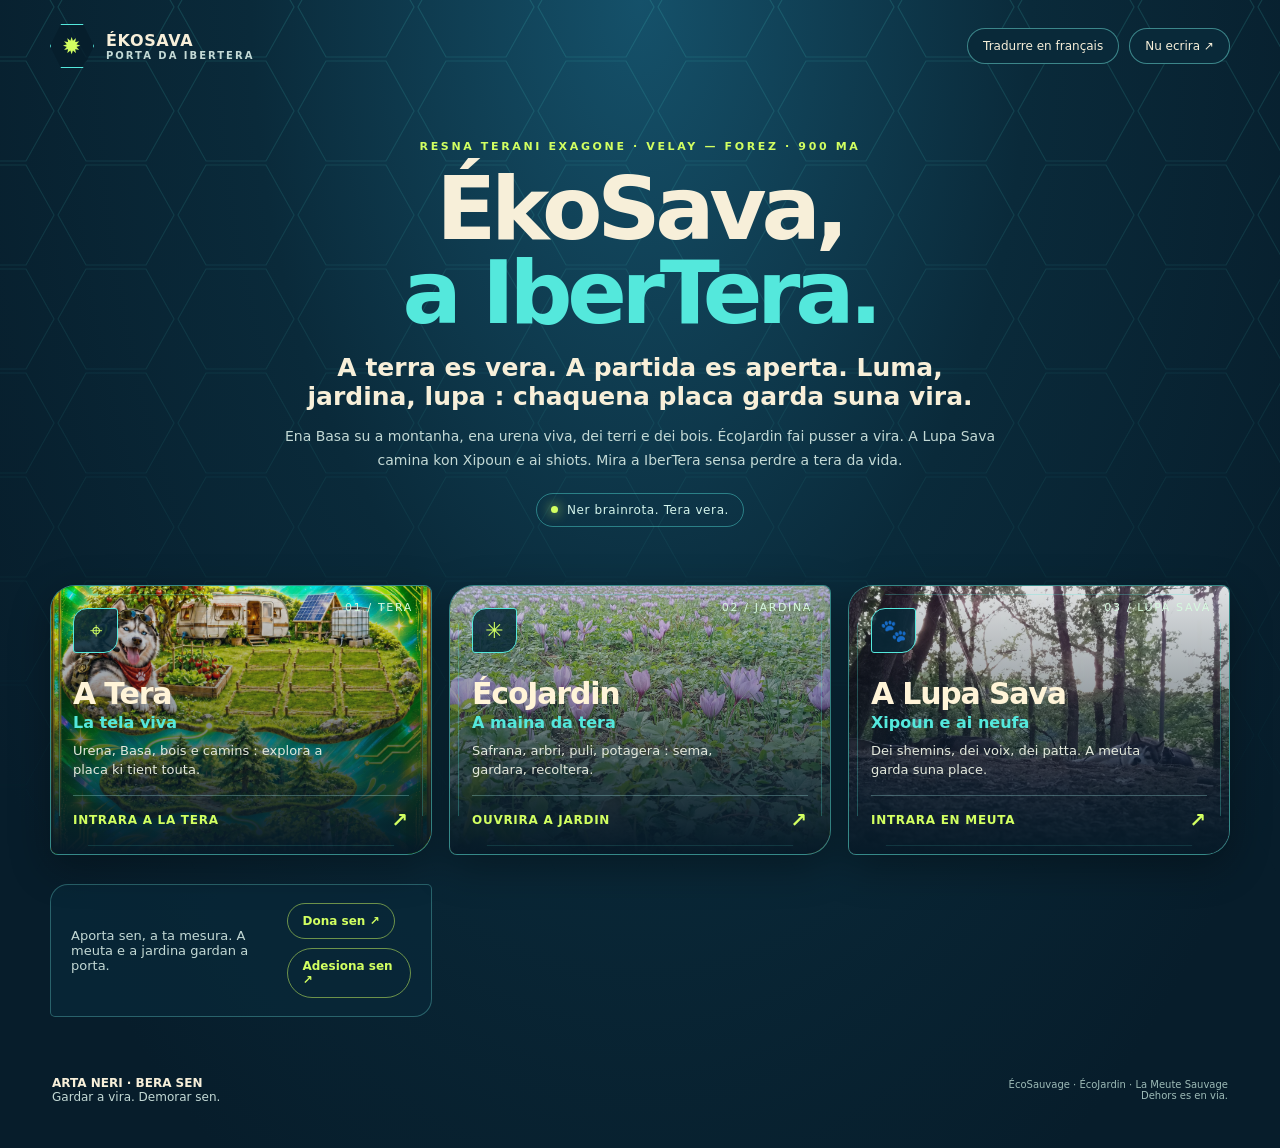
<file: index.html>
<!doctype html>
<html lang="fr">
<head>
  <meta charset="utf-8">
  <meta name="viewport" content="width=device-width, initial-scale=1">
  <meta name="theme-color" content="#071d2b">
  <meta name="description" content="ÉkoSava : a IberTera, ÉcoJardin e a Lupa Sava. Tres porti per entra en a partia.">
  <title>ÉkoSava · A porta da IberTera</title>
  <style>
    :root{color-scheme:dark;--night:#071d2b;--deep:#0b3041;--blue:#10506a;--cyan:#54e8dc;--lime:#d2ff61;--cream:#f7efd9;--muted:#c3d9d5;--gold:#d6b76e}
    *{box-sizing:border-box}html{scroll-behavior:smooth}body{margin:0;min-height:100vh;background:radial-gradient(ellipse at 50% 0%,#15516a 0,#0a2a3a 43%,var(--night) 85%);color:var(--cream);font-family:system-ui,-apple-system,"Segoe UI",sans-serif;overflow-x:hidden}
    body:before{content:"";position:fixed;inset:-5%;pointer-events:none;opacity:.15;background-image:url("data:image/svg+xml,%3Csvg xmlns='http://www.w3.org/2000/svg' width='120' height='104' viewBox='0 0 120 104'%3E%3Cpath d='M30 2h60l28 50-28 50H30L2 52z' fill='none' stroke='%2354e8dc' stroke-width='1.2'/%3E%3C/svg%3E");background-size:120px 104px;mask-image:linear-gradient(#000,transparent 95%)}
    a{color:inherit}.page{position:relative;width:min(1180px,100% - 36px);margin:auto;padding:24px 0 32px}.top{display:flex;align-items:center;justify-content:space-between;gap:18px}.brand{display:flex;align-items:center;gap:12px;text-decoration:none;font-weight:850;letter-spacing:.04em}.paw{display:grid;place-items:center;width:44px;height:44px;border:1px solid var(--cyan);color:var(--lime);background:#071d2bcc;clip-path:polygon(25% 0,75% 0,100% 50%,75% 100%,25% 100%,0 50%);font-size:23px}.brand small{display:block;color:var(--muted);font-size:10px;letter-spacing:.2em;text-transform:uppercase}.top-actions{display:flex;align-items:center;gap:10px}.toggle,.contact{border:1px solid #58b8b6a6;border-radius:999px;background:#092939;color:var(--cream);font:inherit;font-size:12px;padding:10px 15px;text-decoration:none;cursor:pointer}.toggle:hover,.contact:hover{border-color:var(--lime);color:var(--lime)}
    .hero{text-align:center;padding:clamp(46px,8vh,90px) 0 22px}.eyebrow{color:var(--lime);font-size:11px;font-weight:800;letter-spacing:.24em;text-transform:uppercase}.hero h1{margin:14px 0 5px;font-size:clamp(42px,8vw,88px);line-height:.96;letter-spacing:-.06em}.hero h1 em{color:var(--cyan);font-style:normal}.subtitle{margin:17px auto 0;max-width:680px;color:var(--cream);font-size:clamp(17px,2.6vw,25px);font-weight:650}.blurb{max-width:720px;margin:14px auto 0;color:var(--muted);font-size:14px;line-height:1.7}.real{display:inline-flex;align-items:center;gap:9px;margin-top:20px;padding:9px 14px;border:1px solid #50d8d377;border-radius:999px;color:#d4f4eb;font-size:12px;letter-spacing:.05em}.real i{display:block;width:7px;height:7px;border-radius:50%;background:var(--lime);box-shadow:0 0 12px var(--lime)}
    .gates{display:grid;grid-template-columns:repeat(3,1fr);gap:17px;margin:36px 0 25px}.gate{position:relative;min-height:270px;overflow:hidden;display:flex;flex-direction:column;justify-content:flex-end;isolation:isolate;padding:22px;border:1px solid #65e8d880;background:#092a39;border-radius:25px 8px 25px 8px;text-decoration:none;box-shadow:0 12px 40px #0005;transition:transform .25s,border-color .25s,box-shadow .25s}.gate:hover,.gate:focus-visible{transform:translateY(-6px);border-color:var(--lime);box-shadow:0 15px 42px #030c13aa,0 0 26px #54e8dc30;outline:none}.gate:before{content:"";position:absolute;inset:0;z-index:-2;background-image:linear-gradient(0deg,#061a28 0%,#061a28d9 20%,#061a2870 55%,#071d2b20 100%),var(--art);background-position:center;background-size:cover;transition:transform .4s}.gate:hover:before{transform:scale(1.045)}.gate:after{content:"";position:absolute;inset:8px;z-index:-1;border:1px solid #54e8dc47;clip-path:polygon(8% 0,92% 0,100% 12%,100% 88%,92% 100%,8% 100%,0 88%,0 12%);pointer-events:none}.number{position:absolute;right:18px;top:15px;color:#d6f9df;font-size:11px;letter-spacing:.15em}.sigil{display:grid;place-items:center;width:45px;height:45px;margin-bottom:auto;border:1px solid var(--cyan);border-radius:14px 3px;background:#082838d9;color:var(--lime);font-size:22px}.gate h2{margin:0;color:#fff4d8;font-size:30px;letter-spacing:-.04em}.gate .wild{display:block;margin-top:2px;color:var(--cyan);font-size:16px;font-weight:700}.gate p{margin:9px 0 15px;max-width:280px;color:#e4e9dd;font-size:13px;line-height:1.5}.open{display:flex;justify-content:space-between;align-items:center;padding-top:12px;border-top:1px solid #95d9d955;color:var(--lime);font-size:12px;font-weight:800;letter-spacing:.06em;text-transform:uppercase}.arrow{font-size:20px;transition:transform .2s}.gate:hover .arrow{transform:translate(3px,-3px)}
.support{display:flex;justify-content:space-between;align-items:center;gap:20px;margin:12px 0 22px;padding:18px 20px;border:1px solid #58b8b66b;border-radius:18px 5px;background:#092939b8}.support p{margin:0;color:var(--muted);font-size:13px}.support>div{display:flex;flex-wrap:wrap;gap:9px}.support a{padding:10px 14px;border:1px solid #d2ff6180;border-radius:999px;color:var(--lime);font-size:12px;font-weight:750;text-decoration:none}.support a:hover{background:#d2ff6118;border-color:var(--lime)}
    .foot{display:flex;justify-content:space-between;align-items:center;gap:16px;padding:12px 2px;color:var(--muted);font-size:12px}.foot strong{color:var(--cream)}.foot a{color:var(--cyan);text-underline-offset:4px}.foot-note{color:#9dbbb7;font-size:10px;text-align:right}.translation{display:none}.fr .translation{display:inline}.fr .wildcopy{display:none}
    @media(max-width:760px){.page{width:min(100% - 24px,560px);padding-top:14px}.top{align-items:flex-start}.brand{font-size:14px}.top-actions{gap:6px}.toggle,.contact{font-size:10px;padding:9px 11px}.hero{padding:50px 0 10px}.hero h1{font-size:clamp(42px,12vw,66px)}.blurb{font-size:13px}.gates{grid-template-columns:1fr;gap:12px;margin-top:25px}.gate{min-height:220px;padding:19px}.gate h2{font-size:27px}.sigil{width:40px;height:40px}.support{align-items:flex-start;flex-direction:column}.support>div{width:100%}.support a{font-size:11px}.foot{align-items:flex-start;flex-direction:column}.foot-note{text-align:left}}
    @media(prefers-reduced-motion:reduce){*,*:before,*:after{scroll-behavior:auto!important;transition:none!important}}
  </style>
</head>
<body>
  <div class="page">
    <header class="top">
      <a class="brand" href="./" aria-label="ÉkoSava, page d’entrée"><span class="paw" aria-hidden="true">✹</span><span>ÉKOSAVA<small>PORTA DA IBERTERA</small></span></a>
      <div class="top-actions"><button class="toggle" id="translate" type="button" aria-pressed="false">Tradurre en français</button><a class="contact" href="mailto:contact@ecosauvage.fr">Nu ecrira ↗</a></div>
    </header>
    <main>
      <section class="hero" aria-labelledby="title">
        <div class="eyebrow">RESNA TERANI EXAGONE · VELAY — FOREZ · 900 MA</div>
        <h1 id="title">ÉkoSava,<br><em>a IberTera.</em></h1>
        <p class="subtitle wildcopy">A terra es vera. A partida es aperta. Luma, jardina, lupa : chaquena placa garda suna vira.</p>
        <p class="subtitle translation">Le territoire est réel. La partie est ouverte. Terre, jardin, meute : chaque lieu garde sa vie.</p>
        <p class="blurb wildcopy">Ena Basa su a montanha, ena urena viva, dei terri e dei bois. ÉcoJardin fai pusser a vira. A Lupa Sava camina kon Xipoun e ai shiots. Mira a IberTera sensa perdre a tera da vida.</p>
        <p class="blurb translation">Une Base sur la montagne, une source vive, des terres et des bois. ÉcoJardin fait pousser la vie. La Meute Sauvage avance avec Xipoun et les chiots. Découvrez l’IbèreTerre sans perdre le fil du réel.</p>
        <span class="real"><i></i><span class="wildcopy">Ner brainrota. Tera vera.</span><span class="translation">Le jeu déraille. Le terrain existe.</span></span>
      </section>
      <nav class="gates" aria-label="Les portes du territoire">
        <a class="gate" style="--art:url('assets/territoire-rare-vif.webp')" href="territoire.html#atlas">
          <span class="number">01 / TERA</span><span class="sigil" aria-hidden="true">⌖</span>
          <h2>A Tera</h2><span class="wild">La tela viva</span>
          <p class="wildcopy">Urena, Basa, bois e camins : explora a placa ki tient touta.</p><p class="translation">Source, Base, bois et chemins : explorez le territoire qui relie l’ensemble.</p>
          <span class="open"><span class="wildcopy">Intrara a la tera</span><span class="translation">Entrer dans le territoire</span><span class="arrow">↗</span></span>
        </a>
        <a class="gate" style="--art:url('assets/safran.webp')" href="territoire.html#ecojardin-ouvrages">
          <span class="number">02 / JARDINA</span><span class="sigil" aria-hidden="true">✳</span>
          <h2>ÉcoJardin</h2><span class="wild">A maina da tera</span>
          <p class="wildcopy">Safrana, arbri, puli, potagera : sema, gardara, recoltera.</p><p class="translation">Safran, arbres, poules, potager : semer, prendre soin et récolter.</p>
          <span class="open"><span class="wildcopy">Ouvrira a jardin</span><span class="translation">Ouvrir le jardin</span><span class="arrow">↗</span></span>
        </a>
        <a class="gate" style="--art:url('assets/meute.webp')" href="territoire.html#chiens">
          <span class="number">03 / LUPA SAVA</span><span class="sigil" aria-hidden="true">🐾</span>
          <h2>A Lupa Sava</h2><span class="wild">Xipoun e ai neufa</span>
          <p class="wildcopy">Dei shemins, dei voix, dei patta. A meuta garda suna place.</p><p class="translation">Des chemins, des voix, des pattes. La meute garde sa place.</p>
          <span class="open"><span class="wildcopy">Intrara en meuta</span><span class="translation">Entrer dans la Meute</span><span class="arrow">↗</span></span>
        </a>
            <section class="support" aria-label="Soutenir ÉcoSauvage">
        <p><span class="wildcopy">Aporta sen, a ta mesura. A meuta e a jardina gardan a porta.</span><span class="translation">Soutien libre, à votre mesure. La Meute et le jardin gardent la porte ouverte.</span></p>
        <div><a href="https://www.helloasso.com/associations/ecojardin/formulaires/3"><span class="wildcopy">Dona sen ↗</span><span class="translation">Don libre ↗</span></a><a href="https://www.helloasso.com/associations/ecojardin/adhesions/membre-ecojardin"><span class="wildcopy">Adesiona sen ↗</span><span class="translation">Adhésion libre ↗</span></a></div>
      </section></nav>
    </main>
    <footer class="foot"><span><strong>ARTA NERI · BERA SEN</strong><br><span class="wildcopy">Gardar a vira. Demorar sen.</span><span class="translation">Garder le vivant. Demeurer libres.</span></span><span class="foot-note">ÉcoSauvage · ÉcoJardin · La Meute Sauvage<br>Dehors es en via.</span></footer>
  </div>
  <script>
    // Keep older direct links to site sections working from the new front door.
    const oldSection=location.hash.slice(1);
    if(oldSection){const aliases={territoire:'atlas',ecojardin:'ecojardin-ouvrages',meute:'chiens','contact-general':'passeport'};location.replace('territoire.html#'+(aliases[oldSection]||oldSection));}
    const toggle=document.getElementById('translate');
    toggle.addEventListener('click',()=>{const french=document.body.classList.toggle('fr');document.documentElement.lang=french?'fr':'art';toggle.setAttribute('aria-pressed',String(french));toggle.textContent=french?'Lire en langue sauvage':'Tradurre en français'});
  </script>
</body>
</html>
</file>
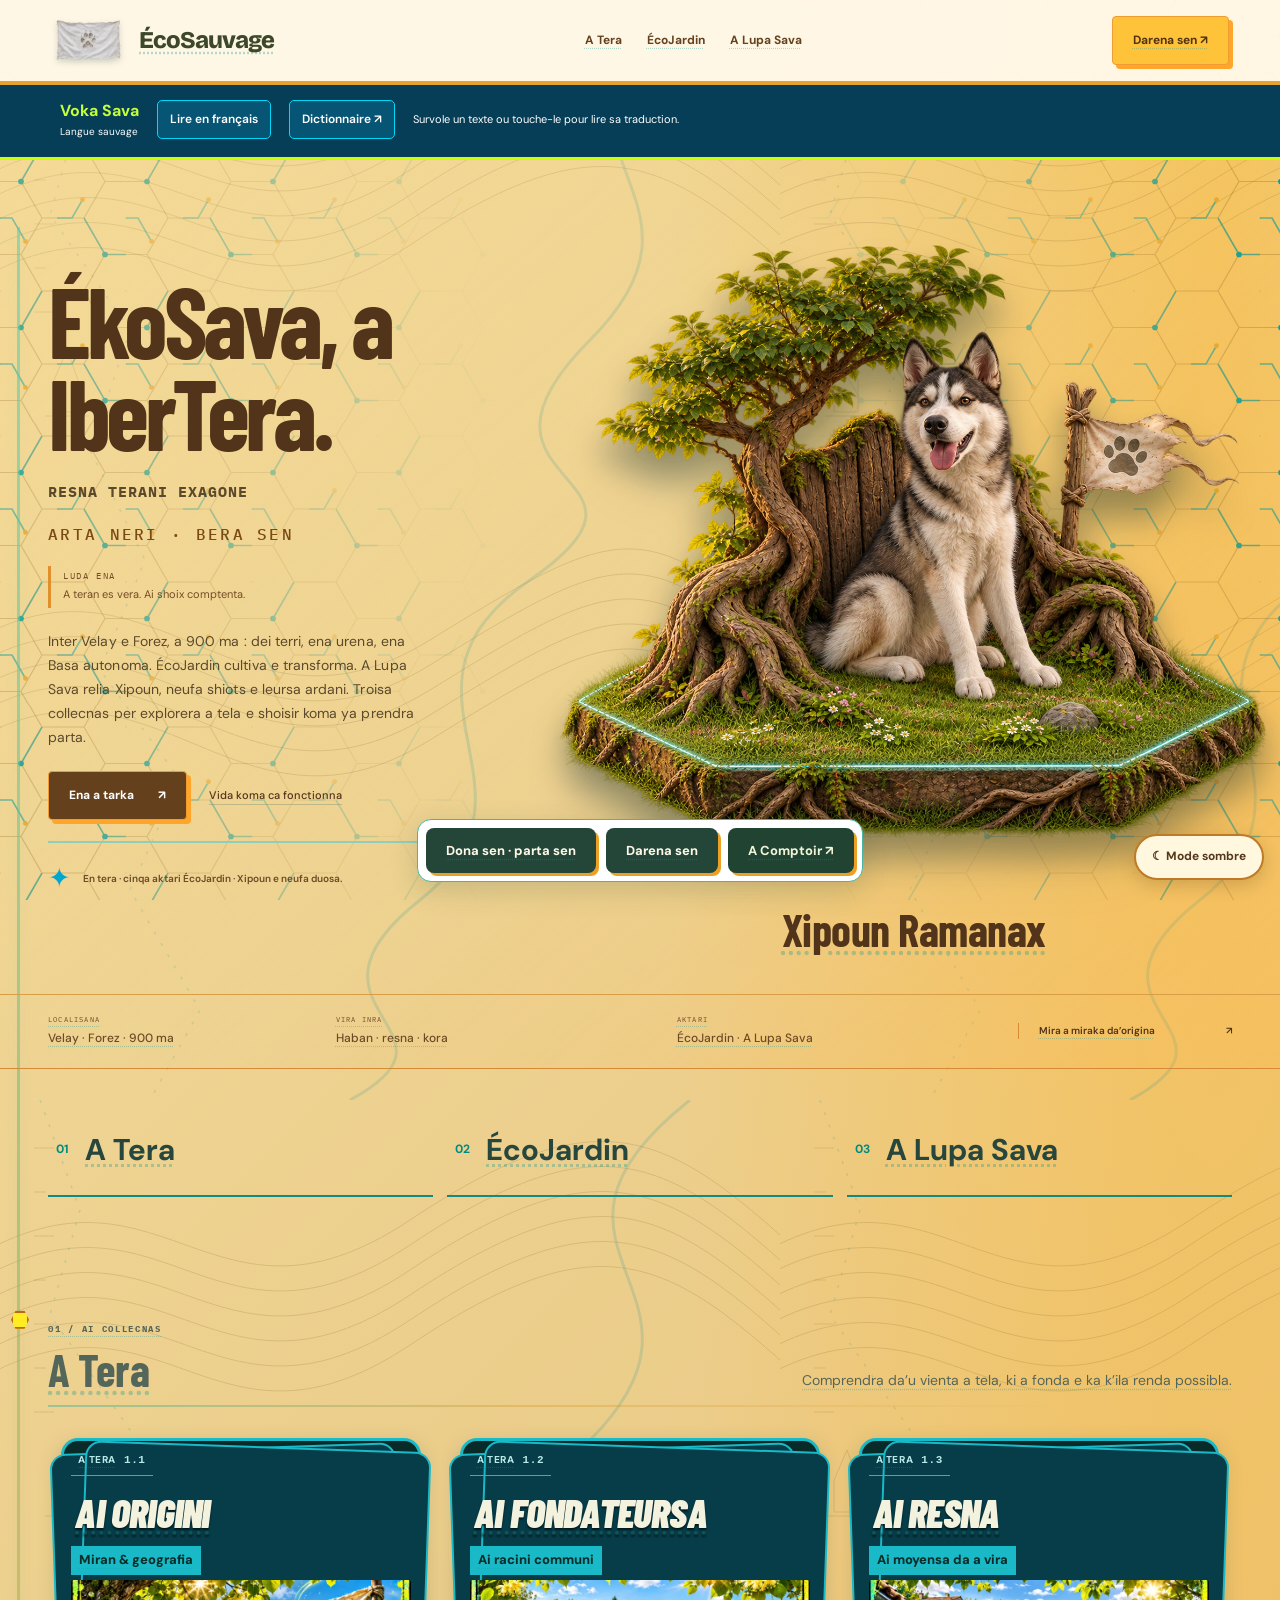
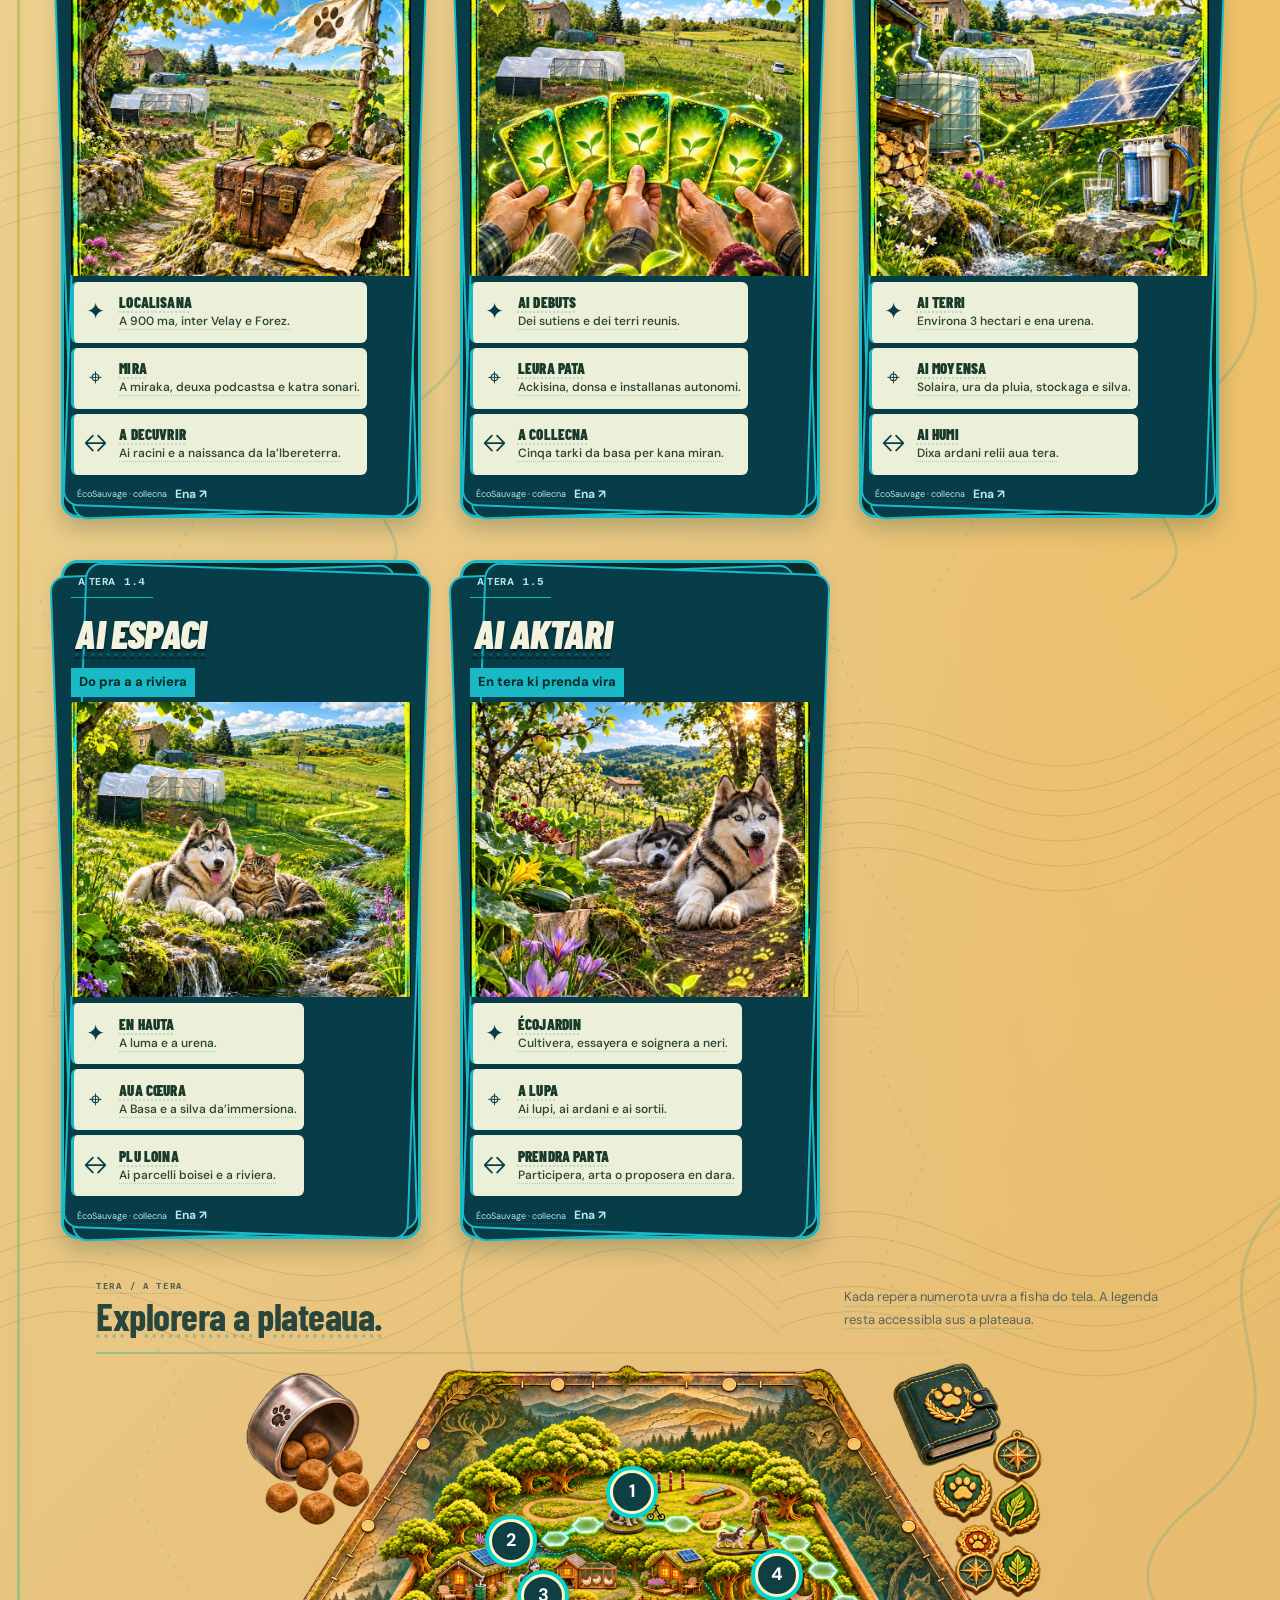
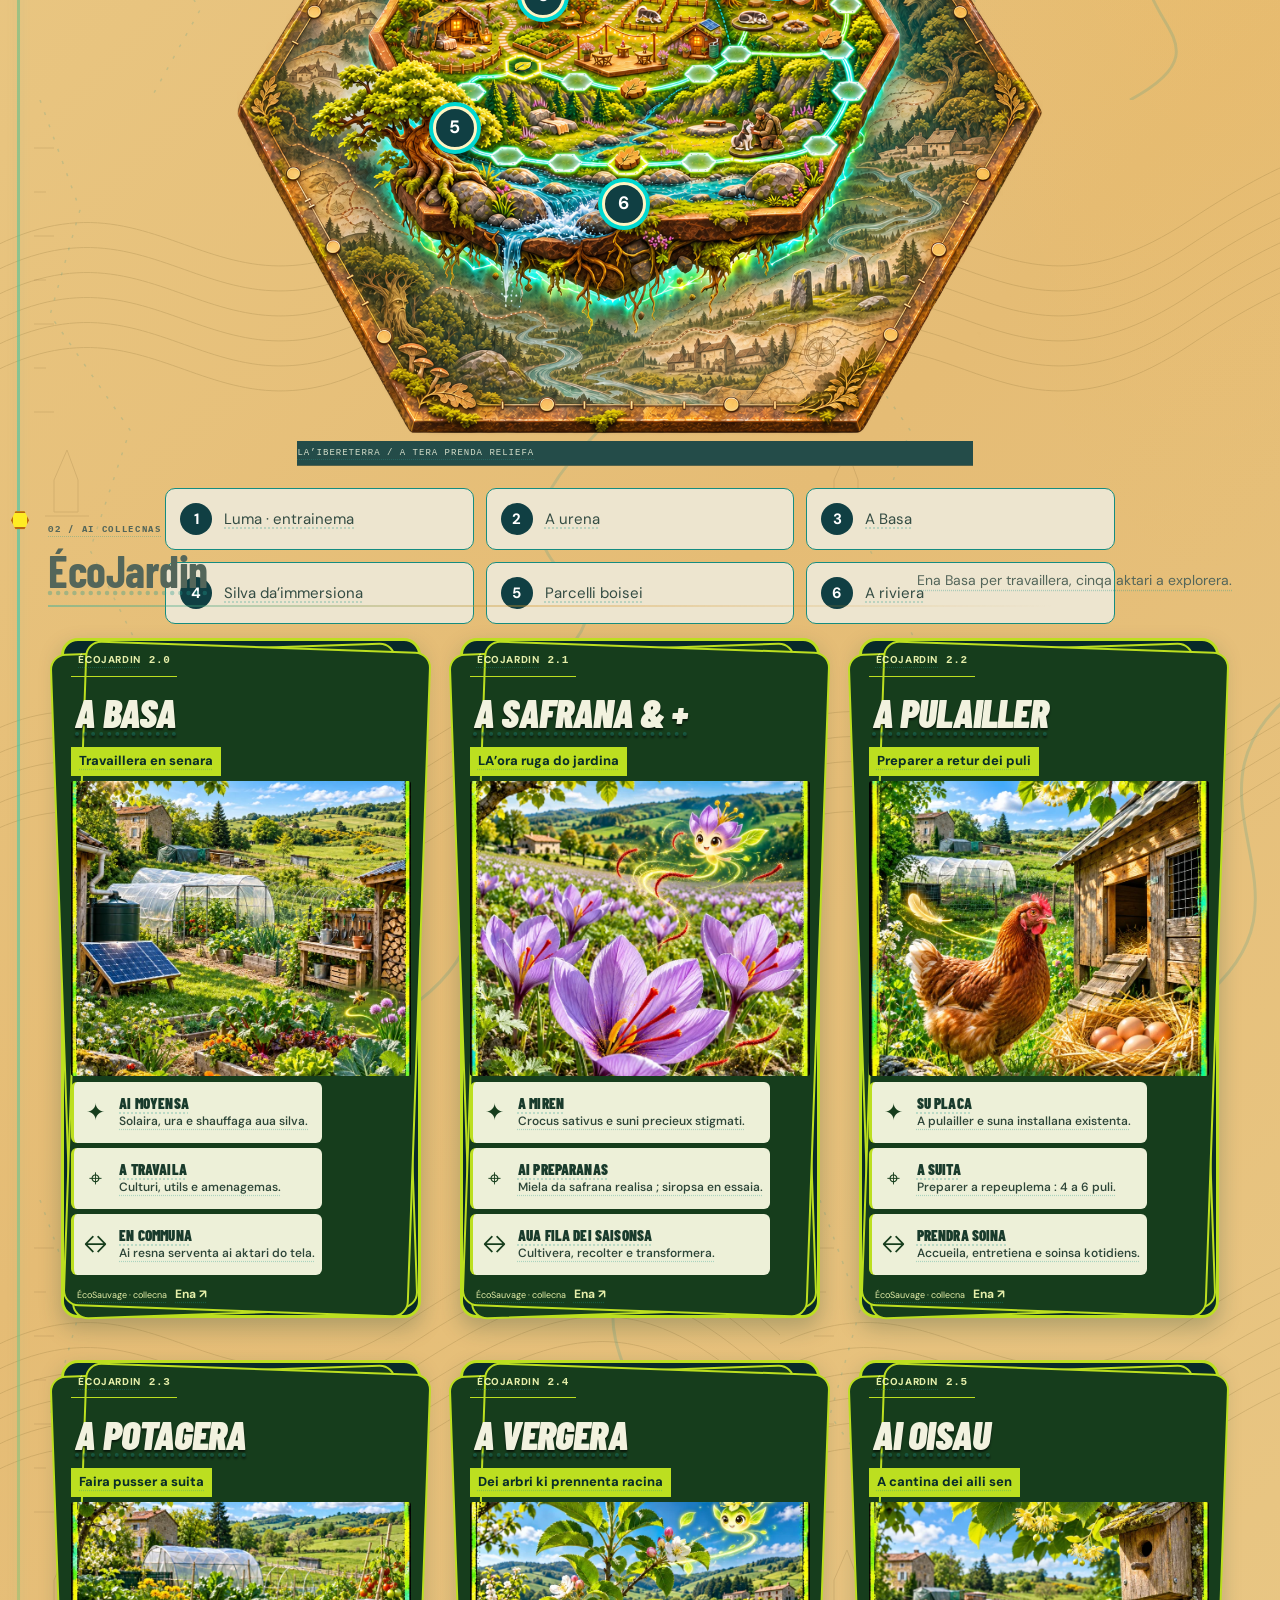
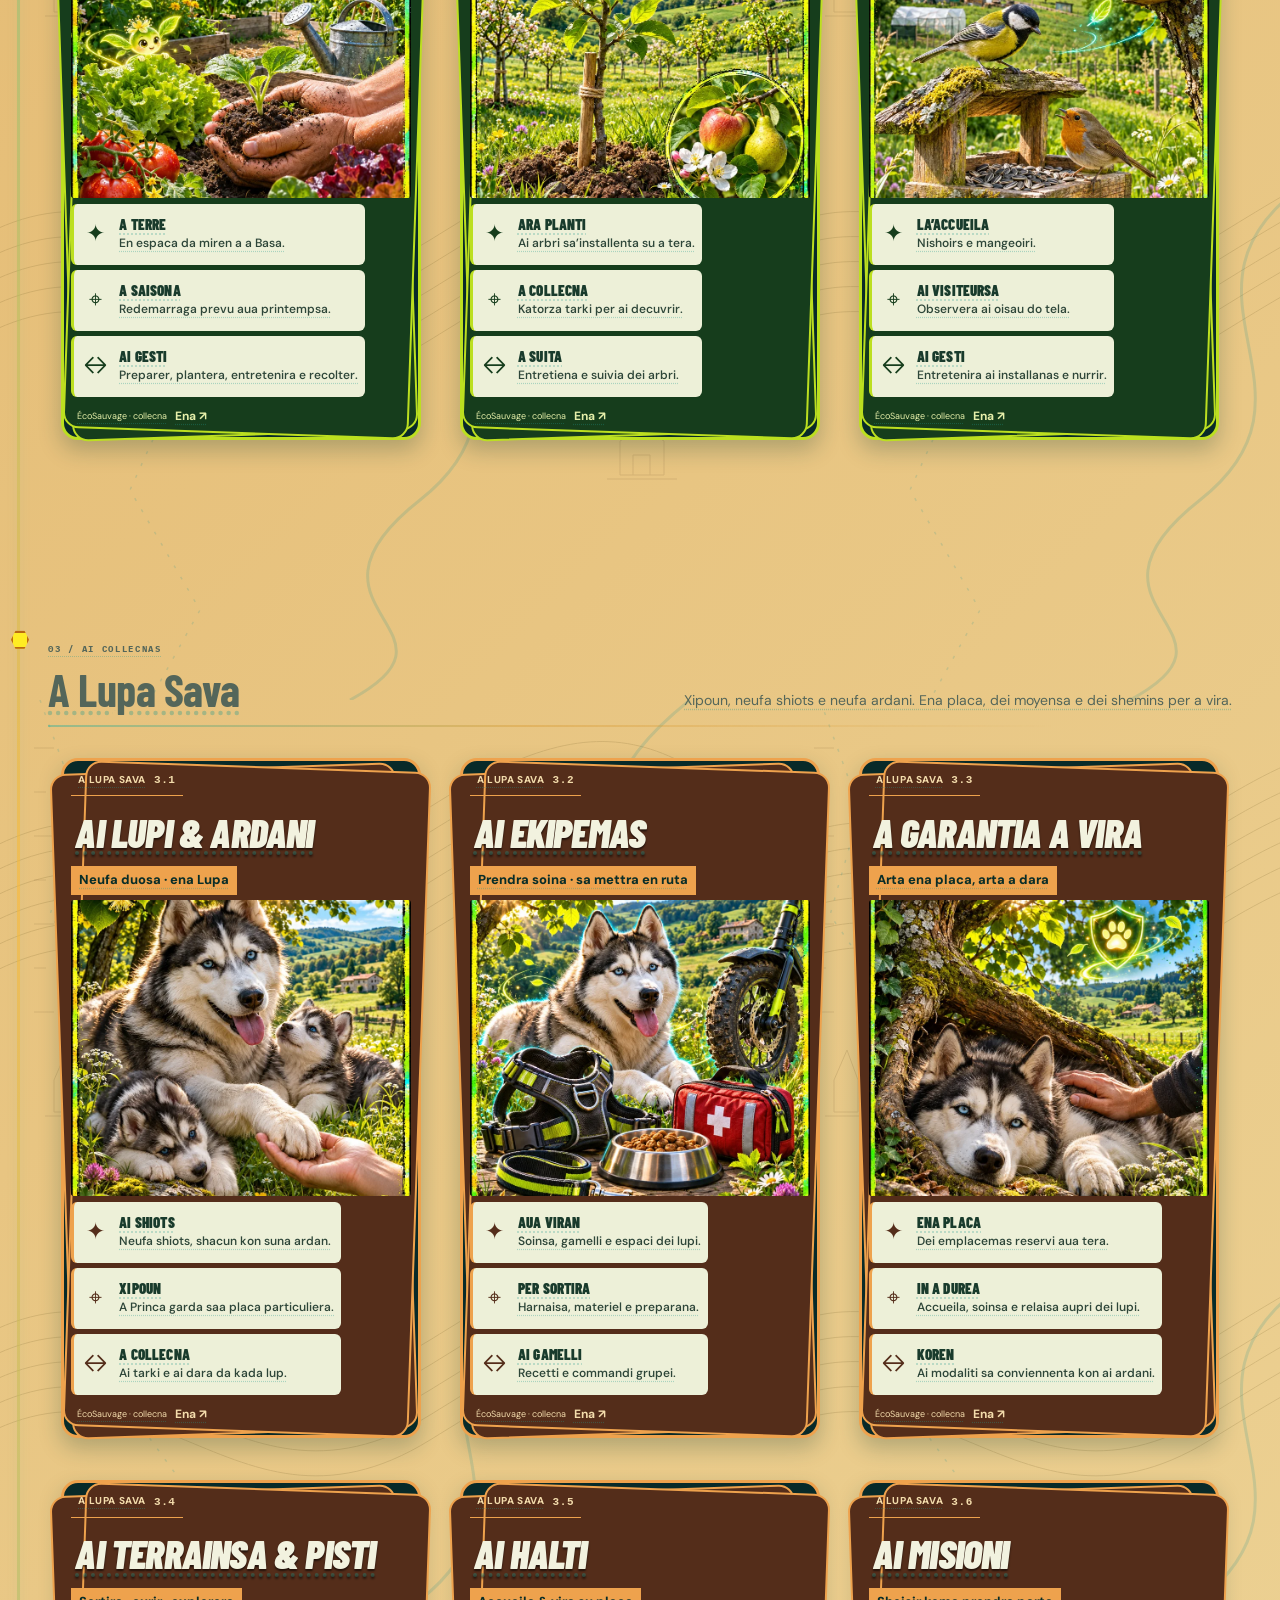
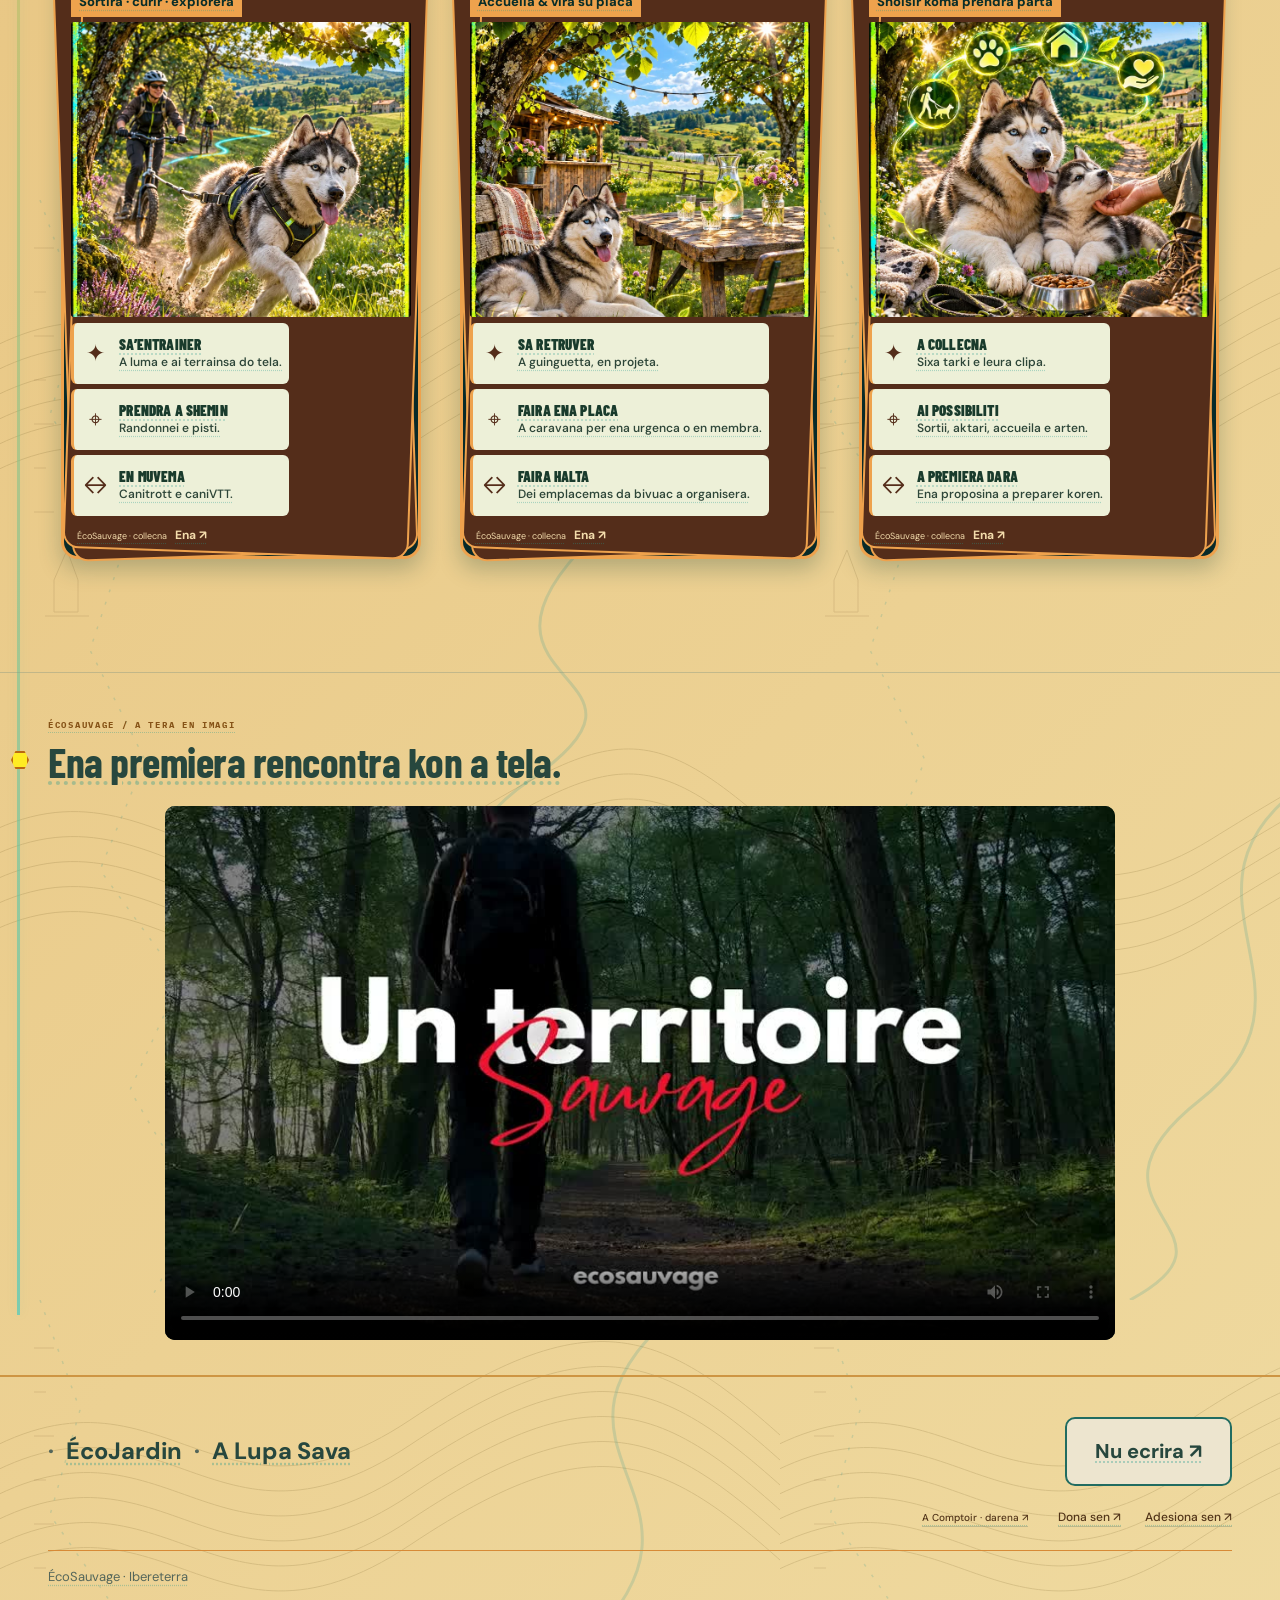
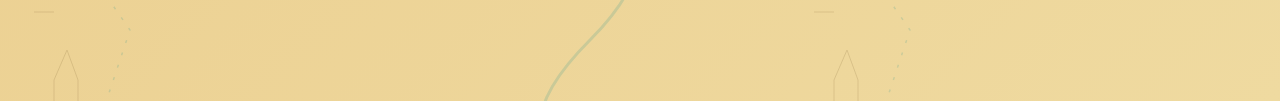
<file: territoire.html>
<!doctype html><html lang="fr"><head><meta charset="utf-8"><meta name="viewport" content="width=device-width,initial-scale=1"><meta name="theme-color" content="#eeeade"><title>ÉcoSauvage — l’IbèreTerre | Partie ouverte</title><meta name="description" content="Le territoire ÉcoSauvage, sa vie intérieure, ÉcoJardin, La Meute Sauvage et les façons d’y prendre place."><link rel="stylesheet" href="site.css"><link rel="stylesheet" href="adjustments.css"><link rel="stylesheet" href="origins.css"><link rel="stylesheet" href="socials.css"><link rel="stylesheet" href="territoire.css"><link rel="stylesheet" href="territoire-bilingue.css"><link rel="stylesheet" href="electrique.css"><link rel="stylesheet" href="lecture.css"><link rel="stylesheet" href="univers.css"><link rel="stylesheet" href="ambiance.css"><link rel="stylesheet" href="parcours.css"><link rel="stylesheet" href="reseau.css"><link rel="stylesheet" href="strates.css"><link rel="stylesheet" href="proportions.css"><link rel="stylesheet" href="exploration.css"><link rel="stylesheet" href="architecture.css"><link rel="stylesheet" href="lisibilite.css"><link rel="stylesheet" href="tetes-collections.css"><link rel="stylesheet" href="cartes-abouties.css"></head><body class="territory-edition">
<a class="skip" href="#main">Aller au contenu</a><header class="territory-header"><a class="brand" href="index.html"><span class="header-pavillon" aria-hidden="true"><img src="assets/pavillon-toile.png" alt=""></span><span class="brand-name">ÉcoSauvage</span></a><nav aria-label="Navigation principale"><a href="#atlas">La Base</a><a href="#ecojardin-ouvrages">ÉcoJardin</a><a href="#chiens">La Meute Sauvage</a><a href="#demarches">Le Comptoir</a></nav><div class="header-actions"><a class="button join-button" href="https://www.helloasso.com/associations/ecojardin/adhesions/membre-ecojardin" target="_blank" rel="noopener">Adhésion libre ↗</a><button id="menu" aria-label="Ouvrir le menu" aria-expanded="false" aria-controls="mobileNav">☰</button></div></header><nav id="mobileNav" hidden><a href="#atlas">La Base</a><a href="#interieur">Services intérieurs</a><a href="#alliances">Services extérieurs</a><a href="#passeport">Contact</a></nav>
<main id="main"><section class="territory-hero" id="accueil"><div class="wrap hero-grid"><div class="territory-title"><h1><span class="wild-text" lang="art" title="ÉcoSauvage, l’IbèreTerre." data-fr="ÉcoSauvage, l’IbèreTerre." data-wild="ÉkoSava, a IberTera.">ÉkoSava,<br><em>a IberTera.</em></span></h1><p class="territory-subtitle"><span class="wild-text" lang="art" title="Réserve d’autochtones de l’Exagone" data-fr="Réserve d’autochtones de l’Exagone" data-wild="Resna Terani Exagone">Resna Terani Exagone</span></p><div class="hero-motto" title="Garder le vivant. Demeurer libres."><strong>ARTA NERI · BERA SEN</strong></div><p class="game-name">PARTIE OUVERTE <i>Le terrain est réel. Les choix comptent.</i></p><p class="territory-lead">Des terres acquises, une Base autonome, une source, des bois et des cultures. Dix huskys et dix gardiens. ÉcoJardin cultive et transforme ; la Meute relie les lieux et les personnes. L’IbèreTerre conduit sa vie intérieure et choisit ses alliances.</p><div class="actions"><a class="button" href="#atlas">Ouvrir la carte <span>↗</span></a><a class="text-link" href="#interieur">Voir comment ça fonctionne</a></div><div class="identity-note"><span>✦</span><p>10 huskys · 10 gardiens · 5 activités ÉcoJardin.<br>De la terre aux liens : le territoire prend vie.</p></div></div><div class="hero-universe"><figure class="universe-board"><img src="assets/plateau-hexagone-v8.png" alt="Plateau illustré de l’univers ÉcoSauvage : prairie, source, Base, bois et rivière" fetchpriority="high"><div class="plateau-collections"><button class="plateau-card pc-dog" data-dog-card="01.webp" data-dog-name="Xipoun Ramanax" aria-label="Ouvrir la carte Xipoun Ramanax"><img src="assets/chiens/01.webp" alt="Carte Xipoun Ramanax"></button><button class="plateau-card pc-tree" data-detail="verger" aria-label="Ouvrir la collection des arbres"><img src="assets/trees/01-Tili-Tisano.webp" alt="Carte Tili Tisano du verger"></button><button class="plateau-card pc-mission" data-territory-mission="promeneurs" aria-label="Ouvrir la carte Promeneurs"><img src="assets/media/mission-11.webp" alt="Carte de mission Promeneurs"></button><button class="plateau-card pc-food" data-detail="gamelles" aria-label="Ouvrir la collection croquettes"><img src="assets/ownat.webp" alt="Carte de la famille Ownat"></button></div><figcaption>L’IBÈRETERRE / LE TERRITOIRE PREND RELIEF</figcaption><a class="board-enter" href="#atlas">Ouvrir le plan ↗</a></figure></div></div><div class="wrap territory-strip"><div><small>LOCALISATION</small><strong>Velay · Forez · 900 m</strong></div><div><small>VIE INTÉRIEURE</small><strong>Habitat · ressources · décisions</strong></div><div><small>ACTIVITÉS</small><strong>ÉcoJardin · La Meute Sauvage</strong></div><a href="#recit">Lire le récit d’origine <span>↗</span></a></div></section>
<div class="language-strip wrap"><span><b>ENA TERA</b> / Ouvrir le territoire</span><span><b>DARA</b> / Les liens</span><span><b>MIRA</b> / La mémoire</span><button data-dossier="lexique">Ouvrir le lexique ↗</button></div><section class="wrap section gates-section"><div class="section-heading"><div><p class="eyebrow">LES PORTES DU TERRITOIRE</p><h2>Les portes de l’IbèreTerre.</h2></div><p>Un atlas, des usages, une culture.<br>Chaque carte ouvre une partie du fonctionnement.</p></div><div class="territory-gates"><a href="#atlas"><small>01 / LES LIEUX</small><span class="gate-icon">⌖</span><h3>Le territoire</h3><p>Carte, parcelles, ressources et installations.</p><b>Ouvrir l’atlas ↗</b></a><a href="#passeport"><small>02 / L’APPARTENANCE</small><span class="gate-icon">▤</span><h3>Le passeport</h3><p>Définir ton lien, préparer ta demande.</p><b>Contact ↗</b></a><a href="#missions"><small>03 / L’ACTION</small><span class="gate-icon">✳</span><h3>Les missions</h3><p>Des cartes reliées aux activités réelles.</p><b>Lire les missions ↗</b></a><a href="#alliances"><small>04 / LE DEHORS</small><span class="gate-icon">↔</span><h3>Les alliances</h3><p>Échanges, compétences et liens entre lieux.</p><b>Proposer un lien ↗</b></a></div></section>
<section class="territory-atlas" id="atlas"><div class="wrap section"><div class="section-heading"><div><p class="eyebrow">TERA / LE TERRITOIRE</p><h2>La Base et ses lieux.</h2></div><p>Les parcelles ouvrent leurs usages.<br>La Base relie les activités et les équipements.</p></div><div class="territory-layout"><div class="simple-map" aria-label="Plan schématique cliquable du territoire"><img class="atlas-board" src="assets/plateau-hexagone-v8.png" alt="Le plateau du territoire"><div id="mapNodes"></div></div><div id="zoneContent" class="zone-content" aria-live="polite"></div></div></div></section>
<section class="wrap section inner-life" id="interieur"><div class="section-heading"><div><p class="eyebrow">02 / LA VIE INTÉRIEURE</p><h2>Ce qui fait tenir le lieu.</h2></div><p>Source, solaire, habitat, soin du vivant.<br>Les circuits de la vie intérieure.</p></div><div class="function-tabs" role="group" aria-label="Choisir une fonction du territoire"><button data-function="eau" class="selected" aria-pressed="true">Eau</button><button data-function="energie" aria-pressed="false">Énergie</button><button data-function="habitat" aria-pressed="false">Habitat</button><button data-function="vivant" aria-pressed="false">Vivant</button><button data-function="decisions" aria-pressed="false">Décisions</button><button data-function="echanges" aria-pressed="false">Économie & échanges</button></div><div id="functionPanel" class="function-panel" aria-live="polite"></div><div class="continuity-line"><span>✦</span><p><strong>La continuité du lieu se prépare.</strong></p><button class="text-link" data-dossier="organisation">Ouvrir le cadre d’organisation ↗</button></div></section>
<section id="activites" class="territory-activities"><div class="wrap section"><div class="section-heading"><div><p class="eyebrow">03 / LES ACTIVITÉS DU TERRITOIRE</p><h2>Les cartes correspondent à du réel.</h2></div><p>Le vivant, les ressources et les personnes<br>ont leurs lieux et leurs liens.</p></div><div class="activity-pair"><article><div class="activity-image"><img loading="lazy" src="assets/safran.webp" alt="Une fleur de safran à ÉcoJardin"><span>LE CADRE ASSOCIATIF</span></div><div class="activity-copy"><h3>ÉcoJardin</h3><p>Cinq activités : safran et essais, poulailler, potager, verger planté, cantine des oiseaux. Les fiches distinguent les réalisations, l’entretien, les reprises saisonnières et les projets.</p><div class="actions"><button class="button" data-detail="ecojardin">Ouvrir ÉcoJardin ↗</button><button class="text-link" data-detail="verger">Collection du verger</button></div></div></article><article><div class="activity-image"><img loading="lazy" src="assets/meute.webp" alt="Des huskys de La Meute Sauvage dans les bois"><span>ICI ET AU-DELÀ</span></div><div class="activity-copy"><h3>La Meute Sauvage</h3><p>Dix huskys et dix gardiens : les soins, les activités et les liens qui continuent au-delà du lieu. Le QG des gamelles organise la découverte des recettes et les commandes groupées.</p><div class="actions"><button class="button" data-detail="meute">Ouvrir la Meute ↗</button><button class="text-link" data-detail="gamelles">Le QG des gamelles</button></div></div></article></div></div></section>
<section class="wrap section" id="ecojardin-ouvrages"><div class="section-heading"><div><p class="eyebrow">ÉCOJARDIN / LES ATELIERS DU VIVANT</p><h2>Cultiver. Essayer. Soigner.</h2></div><p>Safran, poules, cultures, arbres et oiseaux.<br>Les ateliers du vivant ont leurs cartes.</p></div><div id="gardenWorks" class="work-grid"></div></section><section class="wrap section" id="base-ouvrages"><div class="section-heading"><div><p class="eyebrow">LA BASE / TENIR LES LIEUX</p><h2>Les ouvrages du territoire.</h2></div><p>Entretenir les passages, dessiner les contours,<br>préparer les usages.</p></div><div id="baseWorks" class="work-grid"></div><p class="small">Les équipements existants et les aménagements futurs restent distingués dans chaque fiche.</p></section><section class="wrap section" id="chiens"><p class="eyebrow">LUPA / LA COLLECTION DE LA MEUTE</p><h2>Les chiens ont leurs cartes.</h2><p>Dix huskys, dix caractères. Chaque carte ouvre un portrait de la Meute. Les clips et les photos prolongent la collection sur le terrain.</p><div class="dog-collection"><button class="dog-card" data-dog-card="01.webp" data-dog-name="Xipoun Ramanax"><img loading="lazy" src="assets/chiens/01.webp" alt="Carte de collection Xipoun Ramanax"><span>Xipoun Ramanax</span></button><button class="dog-card" data-dog-card="02.webp" data-dog-name="Pouki Wouflo"><img loading="lazy" src="assets/chiens/02.webp" alt="Carte de collection Pouki Wouflo"><span>Pouki Wouflo</span></button><button class="dog-card" data-dog-card="03.webp" data-dog-name="Tchaka Mushk"><img loading="lazy" src="assets/chiens/03.webp" alt="Carte de collection Tchaka Mushk"><span>Tchaka Mushk</span></button><button class="dog-card" data-dog-card="04.webp" data-dog-name="Kroumi Barkal"><img loading="lazy" src="assets/chiens/04.webp" alt="Carte de collection Kroumi Barkal"><span>Kroumi Barkal</span></button><button class="dog-card" data-dog-card="05.webp" data-dog-name="Zibou Skalax"><img loading="lazy" src="assets/chiens/05.webp" alt="Carte de collection Zibou Skalax"><span>Zibou Skalax</span></button><button class="dog-card" data-dog-card="06.webp" data-dog-name="Bibou Narak"><img loading="lazy" src="assets/chiens/06.webp" alt="Carte de collection Bibou Narak"><span>Bibou Narak</span></button><button class="dog-card" data-dog-card="07.webp" data-dog-name="Loumi Grizzou"><img loading="lazy" src="assets/chiens/07.webp" alt="Carte de collection Loumi Grizzou"><span>Loumi Grizzou</span></button><button class="dog-card" data-dog-card="08.webp" data-dog-name="Snoupi Krakax"><img loading="lazy" src="assets/chiens/08.webp" alt="Carte de collection Snoupi Krakax"><span>Snoupi Krakax</span></button><button class="dog-card" data-dog-card="09.webp" data-dog-name="Moka Troupi"><img loading="lazy" src="assets/chiens/09.webp" alt="Carte de collection Moka Troupi"><span>Moka Troupi</span></button></div><div class="meute-songs"><p class="eyebrow">LES CHANSONS DE LA MEUTE / CLIQUE POUR ÉCOUTER</p><div class="media-grid"><button class="media-tile" data-video="meute-neuf-chiots" aria-label="Lire la chanson des neuf chiots"><div class="media-thumb"><img loading="lazy" src="assets/media/meute-neuf-chiots.png" alt="Aperçu de la chanson des neuf chiots"><span class="play-icon">▷</span></div><h3>Neuf bouilles, une meute</h3><p>La chanson des neuf chiots</p></button><button class="media-tile" data-video="pouki-sealand" aria-label="Lire la chanson de Pouki Wouflo"><div class="media-thumb"><img loading="lazy" src="assets/media/pouki-sealand-poster.jpg" alt="Aperçu de la chanson de Pouki Wouflo"><span class="play-icon">▷</span></div><h3>Pouki Wouflo — Éco Sealand</h3><p>La chanson de Pouki Wouflo</p></button></div></div></section><section class="wrap section" id="gardiens"><p class="eyebrow">LA MEUTE / LES GARDIENS & LES HUSKYS</p><h2>Dix liens. Une Meute.</h2><p>Dix gardiens et dix huskys, reliés par les soins, les sorties, l’accueil et les activités. Xipoun, prince de la Meute, donne un visage à cet univers. Les cartes présentent chaque chien ; les passeports des gardiens portent leurs titres, leurs missions et leurs liens avec le territoire.</p><div class="duo-network"><a href="#chiens"><strong>10</strong><span>HUSKYS</span><small>Les cartes de la Meute ↗</small></a><div class="duo-connection" aria-hidden="true"><span></span><b>↔</b><span></span></div><div><strong>10</strong><span>GARDIENS</span><small>Présence · soins · activités</small></div></div><p class="small">Le duo relie les personnes et les chiens, ici et au-delà du territoire.</p></section><section class="wrap section territory-missions" id="missions"><div class="section-heading"><div><p class="eyebrow">04 / LES MISSIONS DE LA MEUTE</p><h2>Les cartes du quotidien.</h2></div><p>Les rôles s’organisent avec les personnes<br>et les besoins de la Meute.</p></div><div class="missions-head"><div><p>Les cartes présentent les différentes relations avec la Meute : sorties, activités, accueil, parrainage et rencontres. Elles accompagnent le clip et décrivent ce que chaque mission recouvre.</p><button class="button" data-detail="missions">Voir le clip et les six cartes ↗</button></div><button class="mission-cover" data-detail="missions" aria-label="Ouvrir la vidéo et les cartes Choisis ta mission"><img loading="lazy" src="assets/media/missions-cover.jpg" alt="Choisis ta mission — la collection La Meute Sauvage"><span>▷ LE CLIP & LES CARTES</span></button></div><div id="missionChoices" class="mission-choices"></div><p class="small mission-note">Choisir une carte prépare une prise de contact. Le rôle et les engagements se définissent ensemble avant de commencer.</p></section>
<section class="passport-section" id="passeport"><div class="wrap section passport-layout"><div><p class="eyebrow">DARA / TON LIEN AVEC LE TERRITOIRE</p><h2>Les liens avec<br><em>le territoire.</em></h2><p class="passport-intro">Le comptoir rassemble les démarches : une question, une adhésion, une mission ou un accord à proposer. Le passeport en est le signe personnel dans l’univers de l’IbèreTerre.</p><div class="document-preview" aria-label="Maquette de passeport du territoire"><div class="document-head"><span>ÉCOSAUVAGE</span><span>✳</span></div><h3>PASSEPORT<br>DE L’IBÈRETERRE</h3><div class="passport-badges" aria-label="Les liens du passeport"><span>🐾 GARDIEN</span><span>🌱 ACTIVITÉ</span><span>◇ SOUTIEN</span><span>⌖ MISSION</span></div><div class="document-fields"><small>MON LIEN</small><strong id="passportLink">À définir ensemble</strong><small>MA CONTRIBUTION</small><span id="passportContribution">Une présence, un savoir-faire, une proposition.</span></div><p>DARA SEN / LE LIEN CHOISI</p></div><p class="small passport-note">Ce formulaire prépare un message à relire et envoyer. Il n’attribue pas de statut.</p></div><form id="passportForm" class="passport-form" autocomplete="off"><span class="eyebrow">UNE QUESTION OU UNE PROPOSITION</span><h3>L’objet de ta demande</h3><fieldset><legend>Quelle démarche ?</legend><label><input type="radio" name="lien" value="Question sur le fonctionnement" checked> Question sur le fonctionnement</label><label><input type="radio" name="lien" value="Adhésion à ÉcoJardin"> Adhésion à ÉcoJardin</label><label><input type="radio" name="lien" value="Soutien à une activité"> Soutien à une activité</label><label><input type="radio" name="lien" value="Contribuer sur le terrain"> Contribuer sur le terrain</label><label><input type="radio" name="lien" value="M’impliquer auprès de la Meute"> M’impliquer auprès de la Meute</label><label><input type="radio" name="lien" value="Proposer une installation sur place"> Proposer une installation sur place</label><label><input type="radio" name="lien" value="Relier une structure ou un autre lieu"> Relier une structure ou un autre lieu</label></fieldset><label class="form-label" for="contactName">Ton prénom ou nom d’usage <span>(facultatif)</span></label><input id="contactName" name="nom" maxlength="80" autocomplete="off" placeholder="Comment te présenter ?"><label class="form-label" for="contactEmail">Ton e-mail de réponse</label><input id="contactEmail" name="email" type="email" maxlength="180" autocomplete="off" required placeholder="nom@exemple.fr"><label class="form-label" for="contactProposal">Ce que tu souhaites apporter ou discuter</label><textarea id="contactProposal" name="proposition" maxlength="2500" rows="4" placeholder="Une compétence, du temps, du matériel, un projet…"></textarea><button class="button" type="submit">Préparer mon message ↗</button><p class="small">Le message s’ouvre dans ton application e-mail. Rien n’est envoyé automatiquement.</p><p id="passportFeedback" role="status"></p></form></div></section>
<section class="wrap section alliances-section" id="alliances"><div class="section-heading"><div><p class="eyebrow">06 / LES RELATIONS EXTÉRIEURES</p><h2>Autonomes. Et en relation.</h2></div><p>Des liens choisis,<br>avec des engagements compréhensibles.</p></div><div class="alliance-grid"><button data-alliance="competence"><small>PERSONNES & SAVOIR-FAIRE</small><h3>Apporter une compétence</h3><p>Un besoin, une intervention définie, une transmission utile.</p><span>Préparer une proposition ↗</span></button><button data-alliance="echange"><small>STRUCTURES & VOISINAGE</small><h3>Organiser un échange</h3><p>Matériel, approvisionnement, service ou réalisation commune.</p><span>Préciser les termes ↗</span></button><button data-alliance="lieu"><small>AUTRES TERRITOIRES</small><h3>Relier un autre lieu</h3><p>Faire connaissance et identifier ce qui mérite d’être mis en commun.</p><span>Présenter mon lieu ↗</span></button></div><article class="confederation"><div class="confederation-symbol" aria-hidden="true">✳<i>✳</i><b>✳</b></div><div><p class="eyebrow">UN PROLONGEMENT PRÉVU</p><h3>La Confédération des<br>Éco-Unis francophones.</h3><p>ÉcoSauvage, membre fondateur de la Confédération des Écos-Unis francophones. Des territoires autonomes se relient par des accords choisis : liberté, responsabilité, autonomie, coopération et respect du vivant.</p><button class="text-link" data-dossier="confederation">Voir le principe d’alliance ↗</button></div></article></section>
<section class="symbols-section wrap section" id="symboles"><div><p class="eyebrow">LES SIGNES DU TERRITOIRE</p><h2>La paix en blanc.<br>Le vivant en empreinte.</h2><p>La patte de husky inscrit l’animal aux côtés de l’humain. Le pavillon blanc porte la paix et la capacité de protéger les conditions de vie du lieu.</p><div class="actions"><button class="text-link" data-dossier="symboles">Le drapeau & la devise ↗</button><button class="text-link" data-dossier="lexique">La langue de l’IbèreTerre ↗</button></div></div><figure><img src="assets/pavillon-toile.png" alt="Le pavillon blanc de l’IbèreTerre, frappé d’une patte de husky"><figcaption><strong>ARTA NERI · BERA SEN</strong><span>Garder le vivant. Demeurer libres.</span></figcaption></figure></section><section class="origin-story" id="recit"><div class="wrap section story-layout"><div><p class="eyebrow">MIRA / LE RÉCIT D’ORIGINE</p><h2>Reprendre terre.<br>Lever le pavillon.</h2></div><div><p>Avant le pavillon, il y a la route. Des familles en mouvement, des haltes, des métiers, des usages transmis. L’IbèreTerre inscrit son récit dans cette mémoire : trouver sa place, tenir le lieu, garder la main sur la suite.</p><p>Puis vient la prise de terre. Des parcelles acquises, une source, des bois, une Base. De quoi établir un point d’ancrage, organiser la vie et préparer une place aux générations suivantes. L’autonomie gagne du terrain par les actes.</p><p>Un pavillon blanc porte désormais l’empreinte de la Meute. L’humain et l’animal y prennent place ensemble. Le territoire rassemble ses moyens, conduit ses affaires et choisit ses alliances. La partie est ouverte : son histoire s’écrit sur le terrain.</p><p class="memory-motto"><span class="wild-text" lang="art" title="Ni oubli, ni pardon. La continuité des faits demeure jusqu’à l’extinction." data-fr="Ni oubli, ni pardon. La continuité des faits demeure jusqu’à l’extinction." data-wild="Nir obli, nir pardona. Ai faits continuea, fin a extincta.">Nir obli, nir pardona. Ai faits continuea, fin a extincta.</span></p><button class="text-link" data-dossier="memoire">Le récit et ses archives ↗</button></div></div></section>
<section class="wrap section" id="podcasts"><div class="section-heading"><div><p class="eyebrow">04 / LES VOIX DU PROJET</p><h2>Écouter ÉcoSauvage.</h2></div><p>Faire territoire ensemble.<br>Deux formats pour comprendre le projet.</p></div><div class="podcast-grid"><article class="podcast"><div class="podcast-top"><b>01</b><span class="wave" aria-hidden="true">▂▅▇▃▆▂▅▇▃▅▂</span><small>7 MIN 16</small></div><p class="eyebrow">DÉCOUVRIR LE PROJET</p><h3>Faire territoire ensemble</h3><p>Une première écoute pour découvrir ÉcoSauvage, ÉcoJardin et La Meute Sauvage.</p><audio controls preload="none" aria-label="Podcast 1 : Faire territoire ensemble, présentation du projet"><source src="assets/media/podcast-1.mp3" type="audio/mpeg"></audio></article><article class="podcast"><div class="podcast-top"><b>02</b><span class="wave" aria-hidden="true">▂▅▃▇▆▃▅▂▇▅▂</span><small>9 MIN 39</small></div><p class="eyebrow">PRENDRE PART À LA SUITE</p><h3>Devenir acteur du projet</h3><p>Comprendre l’ensemble et les façons de s’impliquer : compétences, soutien et partenariats.</p><audio controls preload="none" aria-label="Podcast 2 : Devenir acteur du projet"><source src="assets/media/podcast-2.mp3" type="audio/mpeg"></audio></article></div></section>
<section id="origines" class="origins-section"><div class="wrap section"><div class="section-heading"><div><p class="eyebrow">L’UNIVERS ANCESTRAL / LA BANDE-SON</p><h2>Aux origines.</h2></div><p>Trois chansons et un bonus.<br>Les racines, les terres et l’appel de la Meute.</p></div><p class="origins-intro">Le versant ancestral de l’univers ÉcoSauvage. Un imaginaire de nature et de liberté, à découvrir en musique.</p><div class="songs-grid"><article class="song"><a href="assets/origines/1.webp" target="_blank" rel="noopener" aria-label="Voir la pochette Les Racines"><img loading="lazy" src="assets/origines/1.webp" alt="Pochette Les Racines"></a><div><p class="eyebrow">CHAPITRE 01</p><h3>Les Racines</h3><audio controls preload="metadata" aria-label="Écouter Les Racines"><source src="assets/origines/1.mp3" type="audio/mpeg"></audio></div></article><article class="song"><a href="assets/origines/2.webp" target="_blank" rel="noopener" aria-label="Voir la pochette Les Terres Libres"><img loading="lazy" src="assets/origines/2.webp" alt="Pochette Les Terres Libres"></a><div><p class="eyebrow">CHAPITRE 02</p><h3>Les Terres Libres</h3><audio controls preload="metadata" aria-label="Écouter Les Terres Libres"><source src="assets/origines/2.mp3" type="audio/mpeg"></audio></div></article><article class="song"><a href="assets/origines/3.webp" target="_blank" rel="noopener" aria-label="Voir la pochette L’Appel de la Meute"><img loading="lazy" src="assets/origines/3.webp" alt="Pochette L’Appel de la Meute"></a><div><p class="eyebrow">CHAPITRE 03</p><h3>L’Appel de la Meute</h3><audio controls preload="metadata" aria-label="Écouter L’Appel de la Meute"><source src="assets/origines/3.mp3" type="audio/mpeg"></audio></div></article><article class="song"><a href="assets/origines/4.webp" target="_blank" rel="noopener" aria-label="Voir la pochette Le Souffle de la terre"><img loading="lazy" src="assets/origines/4.webp" alt="Pochette Le Souffle de la terre"></a><div><p class="eyebrow">LE TITRE BONUS</p><h3>Le Souffle de la terre</h3><audio controls preload="metadata" aria-label="Écouter Le Souffle de la terre"><source src="assets/origines/4.mp3" type="audio/mpeg"></audio></div></article></div></div></section>
<section id="medias" class="media-section"><div class="wrap section"><div class="section-heading"><div><p class="eyebrow">05 / DU SON, DES IMAGES, DU CARACTÈRE</p><h2>Les archives en images.</h2></div><p>Des activités, des cartes<br>et leurs récits en images.</p></div><div class="media-filters" role="group" aria-label="Filtrer les vidéos"><button data-filter="all" aria-pressed="true" class="selected">Tous les clips</button><button data-filter="ecojardin" aria-pressed="false">ÉcoJardin</button><button data-filter="meute" aria-pressed="false">La Meute</button><button data-filter="gamelles" aria-pressed="false">Les gamelles</button></div><div id="mediaGrid" class="media-grid"></div></div></section>

<section class="wrap section" id="demarches"><p class="eyebrow">LE COMPTOIR / DEMANDES & CONTACT</p><h2>Une démarche, un interlocuteur.</h2><p>Question, adhésion, soutien, mission ou proposition : le formulaire permet de préciser la demande. Les modalités se conviennent ensuite selon son objet.</p><div class="actions"><a class="button" href="https://www.helloasso.com/associations/ecojardin/formulaires/3" target="_blank" rel="noopener">Don libre · HelloAsso ↗</a><a class="button" href="https://www.helloasso.com/associations/ecojardin/adhesions/membre-ecojardin" target="_blank" rel="noopener">Adhésion libre · HelloAsso ↗</a><a class="text-link" href="#passeport">Contact ↗</a><a class="text-link" href="https://www.helloasso.com/associations/ecojardin/formulaires/3" target="_blank" rel="noopener"><span class="wild-text" lang="art" data-fr="Soutien libre ↗" data-wild="Dona sen ↗">Dona sen ↗</span></a><a class="text-link" href="https://www.helloasso.com/associations/ecojardin/adhesions/membre-ecojardin" target="_blank" rel="noopener"><span class="wild-text" lang="art" data-fr="Adhésion libre ↗" data-wild="Adesiona sen ↗">Adesiona sen ↗</span></a></div><video controls preload="metadata" playsinline style="width:min(100%,560px);display:block;margin:28px 0" src="assets/presentation-territoire.mp4"></video><p class="small">Velay · Forez · 900 m</p></section>
</main><footer class="wrap territory-footer"><a class="brand" href="index.html"><span class="header-pavillon"><img src="assets/pavillon-toile.png" alt="Pavillon blanc à empreinte de loup"></span>ÉcoSauvage.</a><p>ÉcoJardin · La Meute Sauvage</p><a href="mailto:contact@ecosauvage.fr">Relations avec le territoire ↗</a><a class="text-link" href="#demarches"><span class="wild-text" lang="art" data-fr="Le Comptoir · démarches ↗" data-wild="A Comptoir · darena ↗">A Comptoir · darena ↗</span></a><div class="actions"><a class="text-link" href="https://www.helloasso.com/associations/ecojardin/formulaires/3" target="_blank" rel="noopener"><span class="wild-text" lang="art" data-fr="Don libre ↗" data-wild="Dona sen ↗">Dona sen ↗</span></a><a class="text-link" href="https://www.helloasso.com/associations/ecojardin/adhesions/membre-ecojardin" target="_blank" rel="noopener"><span class="wild-text" lang="art" data-fr="Adhésion libre ↗" data-wild="Adesiona sen ↗">Adesiona sen ↗</span></a></div><small>ÉcoSauvage · IbèreTerre</small></footer><div class="mobile-actions"><a href="https://www.helloasso.com/associations/ecojardin/formulaires/3" target="_blank" rel="noopener"><span class="wild-text" lang="art" data-fr="Don libre · participation libre" data-wild="Dona sen · parta sen">Dona sen · Lupa</span></a><a href="https://www.helloasso.com/associations/ecojardin/adhesions/membre-ecojardin" target="_blank" rel="noopener"><span class="wild-text" lang="art" data-fr="Adhésion libre" data-wild="Darena sen">✳ Darena sen</span></a><a href="#demarches"><span class="wild-text" lang="art" data-fr="Le Comptoir ↗" data-wild="A Comptoir ↗">A Comptoir ↗</span></a></div><dialog id="detailDialog" aria-labelledby="detailTitle"><button class="close" aria-label="Fermer">×</button><div id="detailBody"></div></dialog><script src="site.js"></script><script src="territoire.js"></script><script src="ouvrages.js"></script><script src="chiens.js"></script><script src="univers.js"></script><script src="ambiance.js"></script><script src="parcours.js"></script><script src="poesie.js"></script><script src="langue-sauvage.js"></script><script src="revision-accueil.js"></script><script src="exploration.js"></script><script src="architecture.js"></script><script src="exploration-demandes.js"></script><script src="completer-rubriques.js"></script><script src="tetes-collections.js"></script><script src="cartes-abouties.js"></script></body></html>
</file>
<file: site.css>
@import url('https://fonts.googleapis.com/css2?family=Bricolage+Grotesque:opsz,wght@12..96,500;12..96,600;12..96,700;12..96,800&family=DM+Sans:wght@400;500;600;700&display=swap');
:root{--ink:#203e30;--green:#557d3e;--lime:#c6ec76;--paper:#f5f6ee;--muted:#627266;--line:#d6ddce;--display:'Bricolage Grotesque',sans-serif}*{box-sizing:border-box}html{scroll-behavior:smooth;scroll-padding-top:100px}body{margin:0;background:var(--paper);color:var(--ink);font:15px/1.65 'DM Sans',sans-serif}button{font:inherit;cursor:pointer;color:inherit;border:0}a{color:inherit;text-decoration:none}img{max-width:100%;display:block}button:focus-visible,a:focus-visible,audio:focus-visible,video:focus-visible{outline:3px solid #548d32;outline-offset:5px}h1,h2,h3,p{margin:0}h1,h2,h3{font-family:var(--display);line-height:1.08;font-weight:700;letter-spacing:-1.5px}em{font-style:normal;color:var(--green)}.wrap{max-width:1280px;margin:auto;padding-left:48px;padding-right:48px}.section{padding-top:80px;padding-bottom:80px}.eyebrow{font-size:9px;letter-spacing:1.5px;font-weight:700;line-height:1.5;color:#466346}header{height:86px;padding:0 4%;display:flex;align-items:center;justify-content:space-between;gap:22px;border-bottom:1px solid var(--line);background:#f5f6eef2;position:sticky;top:0;z-index:15;backdrop-filter:blur(14px)}.brand{font-family:var(--display);font-size:26px;letter-spacing:-1px;font-weight:800;display:inline-flex;align-items:center;gap:9px}.brand>span{font-size:41px;line-height:1;color:#4c703c}header nav{display:flex;gap:25px;font-size:12px;font-weight:500}header nav a:hover{color:#6b8d36}.header-actions{display:flex;gap:20px;align-items:center}.button{display:inline-flex;align-items:center;justify-content:space-between;gap:24px;padding:14px 21px;background:var(--ink);color:#fffef0;border-radius:7px;font-size:12px;font-weight:600;transition:transform .2s,background .2s}.button:hover{background:#416a38;transform:translateY(-2px)}.join-button{padding:11px 17px;background:var(--lime);color:var(--ink)}.join-button:hover{background:#b4dc66;color:var(--ink)}.text-link{display:inline-block;font-size:12px;font-weight:600;text-decoration:underline;text-decoration-color:#74876b70;text-underline-offset:5px;background:transparent;padding:0}.text-link:hover{color:#65833e}.skip{position:fixed;left:15px;top:-90px;background:var(--lime);z-index:100;padding:15px}.skip:focus{top:5px}#menu{display:none;background:transparent;font-size:25px;padding:0}#mobileNav[hidden]{display:none}#mobileNav{position:fixed;top:72px;left:0;right:0;background:var(--paper);border-bottom:1px solid var(--line);z-index:14;padding:20px;display:grid;gap:15px}.hero{display:grid;grid-template-columns:1.03fr 1fr;gap:45px;align-items:center;padding-top:56px;padding-bottom:62px}.hero h1{font-size:clamp(44px,4.8vw,67px);margin:22px 0;letter-spacing:-2.8px;line-height:1.02}.hero-description{font-size:17px;color:#586f5e;margin-bottom:24px}.actions{display:flex;align-items:center;gap:24px;flex-wrap:wrap}.listen-shortcut{display:flex;gap:12px;align-items:center;width:265px;margin-top:30px;padding-top:17px;border-top:1px solid var(--line);font-size:11px}.listen-shortcut>span{font-size:24px}.listen-shortcut strong,.listen-shortcut small{display:block}.listen-shortcut small{color:var(--muted);font-size:10px}.listen-shortcut b{margin-left:auto}.hero-visual{position:relative;height:465px;padding-bottom:45px}.hero-landscape{width:100%;height:100%;object-fit:cover;object-position:55% 55%;border-radius:150px 12px 12px 12px}.photo-label{position:absolute;top:25px;right:17px;font-size:7px;font-weight:700;letter-spacing:1.2px;color:#faffed;background:#223d3180;padding:5px 8px;border-radius:3px}.hero-caption{position:absolute;bottom:15px;left:20px;right:0;background:var(--lime);padding:16px 20px;display:flex;justify-content:space-between;align-items:center;font-size:12px;line-height:1.5;border-radius:5px;transform:rotate(-2deg)}.hero-caption strong{font-size:15px}.hero-caption>b{font-size:44px;line-height:1}.floating-card{position:absolute;right:-17px;bottom:80px;width:133px;transform:rotate(9deg);padding:5px;background:#fff8dd;border:1px solid #d9cd83;border-radius:10px;box-shadow:0 10px 25px #203e3033;transition:transform .2s}.floating-card:hover{transform:rotate(0) scale(1.04)}.floating-card img{width:100%;border-radius:6px}.floating-card span{display:block;font-size:7px;font-weight:700;line-height:1.3;padding:6px 0 2px}.ticker{display:flex;justify-content:space-around;gap:25px;align-items:center;padding:14px 25px;background:#e6eddc;border-top:1px solid var(--line);border-bottom:1px solid var(--line);font-size:9px;letter-spacing:1.5px;font-weight:700;overflow:hidden;white-space:nowrap}.ticker b{font-size:20px;color:#739148}.section-heading{display:flex;justify-content:space-between;gap:30px;align-items:end;margin-bottom:32px}.section-heading h2{font-size:39px;margin-top:12px}.section-heading>p{font-size:12px;color:var(--muted);min-width:195px}.universe-grid{display:grid;grid-template-columns:repeat(3,1fr);gap:26px}.universe-image{display:block;position:relative;padding:0;width:100%;height:225px;overflow:hidden;border-radius:10px;background:#d5dfca;text-align:left}.universe-image img{width:100%;height:100%;object-fit:cover;transition:transform .5s}.universe-image:hover img{transform:scale(1.04)}.universe-grid article:nth-child(3) .universe-image img{object-position:65% 70%}.universe-image small{position:absolute;bottom:15px;left:15px;color:white;font-size:8px;letter-spacing:1.4px;padding:5px 8px;background:#19362bbd;border-radius:3px}.universe-image b{position:absolute;right:14px;bottom:14px;display:grid;place-items:center;background:#f3f6e8;border-radius:50%;height:33px;width:33px;font-size:21px}.universe-grid h3{font-size:25px;margin:20px 0 10px;letter-spacing:-.7px}.universe-grid p{font-size:12px;color:var(--muted);margin-bottom:16px}.projects{padding-top:0}.stamp{font-size:8px;letter-spacing:1.3px;border:1px solid #8a9f72;border-radius:30px;padding:8px 13px;transform:rotate(-4deg)}.feature{display:grid;grid-template-columns:1fr 1.05fr;gap:50px;align-items:center;padding:32px;background:#e9eedc;border-radius:14px}.feature-art{height:370px;background:radial-gradient(ellipse,#d2e38c,#dfe9c3 60%);border-radius:8px;position:relative;display:grid;place-items:center;overflow:hidden}.feature-art>img{height:91%;width:auto;max-width:90%;object-fit:contain;transform:rotate(-6deg);filter:drop-shadow(9px 13px 6px #36522622)}.feature-art>span{position:absolute;bottom:17px;right:13px;padding:6px 10px;background:#d1ed82;font-size:7px;letter-spacing:1px;transform:rotate(4deg);font-weight:700}.pill{display:inline-block;font-size:8px;letter-spacing:1px;font-weight:700;border:1px solid #819868;border-radius:30px;padding:5px 10px}.feature-copy h3{font-size:48px;margin:18px 0;line-height:1.02;letter-spacing:-1.8px}.feature-copy>p{max-width:345px;font-size:13px;color:var(--muted);margin-bottom:22px}.project-row{display:flex;gap:25px;align-items:center;width:100%;padding:24px 0;background:none;border-bottom:1px solid var(--line);text-align:left}.row-icon{display:grid;place-items:center;min-width:65px;height:65px;border-radius:14px;font-size:28px;transform:rotate(-4deg)}.orange{background:#f0d4b4}.aqua{background:#c9e5db}.project-row h3{font-size:22px;letter-spacing:-.6px;margin:7px 0}.project-row p:not(.eyebrow){font-size:12px;color:var(--muted)}.project-row>b{font-size:27px;margin-left:auto;padding:0 10px}.territory-section{background:#e5eddf;border-top:1px solid var(--line);border-bottom:1px solid var(--line)}.territory-layout{display:grid;grid-template-columns:1.05fr 1fr;gap:50px;align-items:center}.simple-map{position:relative;height:575px;border:1px solid #a3b79577;border-radius:12px;background:radial-gradient(ellipse at 15% 30%,#c1d3ad77,transparent 60%),#eff3e5;overflow:hidden}.map-word{position:absolute;top:24px;left:24px;font-family:var(--display);font-size:13px;font-weight:800;letter-spacing:-.3px;color:#778e69}.map-track{position:absolute;left:47%;top:70px;bottom:75px;width:50px;border:2px dashed #a8bd8a;transform:rotate(8deg);border-radius:60%}.map-node{position:absolute;display:grid;grid-template-columns:30px 1fr;column-gap:7px;text-align:left;border:1px solid #93ac7977;border-radius:9px;background:#fbfcf3;padding:10px 14px;box-shadow:3px 4px 0 #cbd9b7;transition:transform .2s}.map-node>span{grid-row:1/3;font-size:23px;align-self:center}.map-node strong{font-size:12px;font-weight:600;white-space:nowrap}.map-node small{font-size:9px;color:var(--muted)}.map-node:hover{transform:translateY(-3px)}.map-node.active{background:var(--lime);border-color:#6d9046}.map-node:nth-child(1){top:35px;left:45%}.map-node:nth-child(2){top:120px;left:53%;background:#d6eee8}.map-node:nth-child(3){top:212px;left:16%;transform:rotate(-3deg)}.map-node:nth-child(4){top:300px;left:42%}.map-node:nth-child(5){top:385px;left:18%}.map-node:nth-child(6){top:465px;left:50%;background:#d4eae7}.map-node.active:nth-child(2),.map-node.active:nth-child(6){background:var(--lime)}.map-note{position:absolute;bottom:15px;left:18px;font-size:8px;color:#71836a}.zone-content{min-height:400px;padding:8px 0}.zone-content h3{font-size:37px;margin:15px 0 20px}.zone-content>p{font-size:14px;color:var(--muted);max-width:450px}.tags{display:flex;flex-wrap:wrap;gap:7px;margin:22px 0}.tags span{font-size:10px;background:#f7f9ef;border:1px solid #b1c19c;padding:5px 10px;border-radius:30px}.zone-links{display:grid;grid-template-columns:1fr 1fr;gap:9px}.zone-links button{background:#f5f8eb;border:1px solid #b8c7a8;border-radius:6px;padding:12px;text-align:left;font-size:11px}.zone-links button:hover{background:#d6e5be}.zone-content .small{font-size:10px;margin-top:18px}.podcast-grid{display:grid;grid-template-columns:1fr 1fr;gap:24px}.podcast{border:1px solid var(--line);border-radius:12px;padding:28px;background:#fafbf5}.podcast:nth-child(2){background:#edf3e5}.podcast-top{display:flex;justify-content:space-between;align-items:center;margin-bottom:28px}.podcast-top b{font-family:var(--display);font-size:35px;font-weight:700}.wave{font-size:25px;letter-spacing:3px;color:#7da353}.podcast-top small{font-size:9px;letter-spacing:1px}.podcast h3{font-size:29px;letter-spacing:-.8px;margin:10px 0 15px}.podcast>p:not(.eyebrow){font-size:12px;color:var(--muted);min-height:40px;margin-bottom:20px}.podcast audio{width:100%;height:42px}.media-section{background:#e9eee4}.media-filters{display:flex;gap:9px;margin-bottom:25px;flex-wrap:wrap}.media-filters button{font-size:11px;border:1px solid #b5c2ab;border-radius:30px;padding:8px 14px;background:transparent}.media-filters button.selected{background:var(--ink);color:#f5f8e8;border-color:var(--ink)}.media-grid{display:grid;grid-template-columns:repeat(3,1fr);gap:25px}.media-tile{padding:0;background:transparent;text-align:left}.media-thumb{position:relative;height:205px;overflow:hidden;border-radius:8px;background:#1b352d}.media-thumb>img{height:100%;width:100%;object-fit:contain;transition:transform .3s}.media-tile:hover .media-thumb>img{transform:scale(1.03)}.play-icon{position:absolute;left:13px;bottom:12px;width:34px;height:34px;border-radius:50%;background:#e1f5ad;display:grid;place-items:center;font-size:13px}.media-time{position:absolute;right:10px;bottom:11px;background:#173529c9;color:#fff;font-size:9px;padding:3px 7px;border-radius:3px}.media-tile h3{font-size:20px;letter-spacing:-.5px;margin:12px 0 5px}.media-tile p{font-size:10px;color:var(--muted)}.media-tile[hidden]{display:none}.participate{display:grid;grid-template-columns:.8fr 1.2fr;gap:70px}.participate h2{font-size:46px;margin:17px 0 20px}.participate>div:first-child>p:not(.eyebrow){font-size:13px;max-width:300px;color:var(--muted);margin-bottom:23px}.participation-options{display:grid;gap:12px}.participation-card{display:flex;align-items:center;text-align:left;gap:18px;background:#fbfcf6;border:1px solid var(--line);border-radius:9px;padding:21px;width:100%;transition:transform .2s}.participation-card:hover{transform:translateX(4px);border-color:#98ae79}.participation-card>span{font-size:29px;min-width:35px}.participation-card>b{margin-left:auto}.participation-card h3{font-size:23px;letter-spacing:-.6px;margin:6px 0 8px}.participation-card p:not(.eyebrow){font-size:11px;color:var(--muted)}.participation-card .eyebrow{font-size:8px}.participation-card.join{background:#dfedbf}.participation-card.donate{background:#f2e4cc}.contact-section{background:#dbe5d4}.contact-layout{padding-top:45px;padding-bottom:45px;display:grid;grid-template-columns:310px 1fr 70px;gap:42px;align-items:center}.contact-film video{display:block;width:100%;aspect-ratio:16/9;background:#192e26;border-radius:7px;object-fit:cover}.contact-film>small{display:block;font-size:9px;margin-top:7px;color:var(--muted)}.contact-layout h2{font-size:32px;margin:9px 0 13px}.contact-layout p:not(.eyebrow){font-size:12px;max-width:350px;color:#5d705f}.contact-mail{display:inline-block;font-size:17px;font-weight:600;margin:10px 0 12px;border-bottom:1px solid #7a9270}.contact-layout .small{font-size:10px!important}.contact-spark{font-size:75px;color:#567948}footer{display:flex;gap:25px;align-items:center;flex-wrap:wrap;padding-top:30px;padding-bottom:30px}footer .brand{font-size:21px}footer .brand>span{font-size:32px}footer p,footer>a:not(.brand){font-size:10px}footer>a:not(.brand){margin-left:auto}footer>small{width:100%;font-size:8px;color:#71816f;border-top:1px solid var(--line);padding-top:15px}.mobile-actions{display:none}dialog{background:var(--paper);color:var(--ink);border:1px solid #98ad7e;border-radius:13px;padding:0;width:min(790px,calc(100% - 24px));max-height:90dvh;box-shadow:0 35px 100px #112c2670}dialog::backdrop{background:#102e26b0;backdrop-filter:blur(7px)}.close{position:sticky;top:12px;float:right;z-index:5;margin:12px 12px -48px 0;background:#f3f6e8;border:1px solid #b9c6a9;border-radius:50%;width:36px;height:36px;font-size:25px;line-height:1}.detail-inner{padding:36px}.detail-inner h2{font-size:41px;margin:14px 30px 22px 0}.detail-inner>p{font-size:14px;color:var(--muted);margin-bottom:18px}.detail-photo{width:100%;height:240px;object-fit:cover;border-radius:7px;margin-bottom:22px}.detail-card{max-height:420px;object-fit:contain;width:100%;margin:20px 0;background:#e7eddc;border-radius:8px;padding:12px}.detail-actions{display:flex;gap:16px;align-items:center;flex-wrap:wrap;margin:23px 0 5px}.detail-list{padding-left:18px;font-size:13px;color:var(--muted)}.detail-list li{margin:9px 0}.small{font-size:10px!important}.card-gallery{display:grid;grid-template-columns:repeat(3,1fr);gap:12px;margin:23px 0}.card-gallery a:hover{transform:rotate(-2deg) translateY(-3px)}.card-gallery img{border-radius:7px;width:100%;box-shadow:0 4px 12px #1f3e3020}.player-wrap{background:#102b24;display:grid;place-items:center;padding:12px;border-radius:8px}.player-wrap video{max-width:100%;max-height:65dvh;display:block}.video-modal h2{font-size:29px;margin-bottom:15px}.small-link{font-size:11px;text-decoration:underline}.detail-gallery{display:grid;grid-template-columns:1fr 1fr;gap:10px;margin:20px 0}.detail-gallery img{height:180px;width:100%;object-fit:cover;border-radius:7px}
@media(min-width:1500px){.wrap{max-width:1380px}.hero h1{font-size:75px}.hero-visual{height:500px}.hero{gap:70px;padding-top:65px;padding-bottom:75px}.media-thumb{height:225px}}@media(max-width:1050px){header nav{gap:14px}.header-actions{gap:13px}.don-top{display:none}.wrap{padding-left:32px;padding-right:32px}.hero{gap:30px}.hero h1{font-size:54px}.hero-visual{height:420px}.floating-card{width:105px;right:-10px}.hero .actions{gap:15px}.hero .actions .text-link{font-size:10px}.hero-description{font-size:15px}.feature{gap:30px}.feature-copy h3{font-size:40px}.feature-art{height:330px}.territory-layout{gap:30px}.map-node{padding:9px 11px}.map-node strong{font-size:10px}.map-node small{font-size:8px}.map-node:nth-child(2){left:50%}.map-node:nth-child(4){left:35%}.participate{gap:40px}.participate h2{font-size:40px}.contact-layout{grid-template-columns:260px 1fr;gap:30px}.contact-spark{display:none}}@media(max-width:760px){header{height:72px;padding:0 20px}.brand{font-size:23px}.brand>span{font-size:35px}header nav{display:none}.header-actions{gap:16px}.join-button{font-size:10px;padding:9px 13px}#menu{display:block}.wrap{padding-left:20px;padding-right:20px}.hero{grid-template-columns:1fr;padding-top:35px;padding-bottom:35px;gap:32px}.hero h1{font-size:clamp(43px,9.7vw,65px);letter-spacing:-2px;margin:20px 0}.hero-description{font-size:15px}.hero-description br{display:none}.hero .eyebrow{font-size:8px}.hero .actions{gap:22px}.hero .actions .text-link{font-size:11px}.listen-shortcut{margin-top:22px;padding-top:13px;width:250px}.hero-visual{height:330px;margin-right:12px}.hero-landscape{border-radius:100px 10px 10px 10px}.floating-card{width:106px;bottom:68px;right:-10px}.photo-label{font-size:6px;top:16px;right:14px}.hero-caption{padding:13px 16px;bottom:6px;left:10px}.hero-caption strong{font-size:13px}.hero-caption>span{font-size:10px}.hero-caption>b{font-size:36px}.ticker{justify-content:start;gap:20px;padding:10px 20px;font-size:7px}.ticker b{font-size:17px}.section{padding-top:48px;padding-bottom:48px}.section-heading{align-items:start;gap:15px;margin-bottom:25px}.section-heading h2{font-size:31px;letter-spacing:-1px}.section-heading>p,.stamp{display:none}.eyebrow{font-size:8px}.universe-grid{grid-template-columns:1fr;gap:30px}.universe-grid article{display:grid;grid-template-columns:125px 1fr;column-gap:18px;align-items:start}.universe-image{grid-row:1/4;height:160px;border-radius:8px}.universe-image small{font-size:6px;left:8px;bottom:9px;padding:4px}.universe-image b{width:25px;height:25px;right:7px;top:9px;bottom:auto;font-size:17px}.universe-grid h3{font-size:24px;margin:7px 0 10px}.universe-grid p{font-size:11px;margin-bottom:13px}.universe-grid .text-link{font-size:10px;width:fit-content}.projects{padding-top:8px}.feature{grid-template-columns:1fr;padding:20px;gap:23px}.feature-art{height:300px}.feature-copy h3{font-size:39px}.feature-copy>p{font-size:12px}.pill{font-size:7px}.project-row{gap:15px;padding:20px 0}.row-icon{min-width:45px;height:49px;border-radius:9px;font-size:22px}.project-row h3{font-size:19px;line-height:1.2}.project-row p:not(.eyebrow){font-size:10px}.project-row .eyebrow{font-size:7px;letter-spacing:1px}.project-row>b{font-size:20px;padding:0 3px}.territory-layout{grid-template-columns:1fr;gap:22px}.simple-map{height:570px}.zone-content{min-height:0;padding:5px 0}.zone-content h3{font-size:32px;margin:10px 0 16px}.zone-content>p{font-size:12px}.map-node strong{font-size:11px}.map-node small{font-size:8px}.map-word{font-size:11px;left:18px}.map-node:nth-child(3){left:12%}.map-node:nth-child(1){left:43%}.map-node:nth-child(5){left:12%}.map-node:nth-child(6){left:47%}.podcast-grid{grid-template-columns:1fr;gap:17px}.podcast{padding:23px}.podcast h3{font-size:27px}.podcast-top{margin-bottom:18px}.podcast>p:not(.eyebrow){min-height:0;font-size:11px}.media-grid{grid-template-columns:1fr 1fr;gap:20px 14px}.media-thumb{height:185px}.media-tile h3{font-size:17px;line-height:1.2}.media-tile p{font-size:9px}.media-filters{gap:6px}.media-filters button{font-size:9px;padding:7px 10px}.participate{grid-template-columns:1fr;gap:30px}.participate h2{font-size:42px}.participate>div:first-child>p:not(.eyebrow){max-width:100%}.participation-card{padding:18px 14px;gap:12px}.participation-card h3{font-size:22px}.participation-card p:not(.eyebrow){font-size:10px}.participation-card>span{font-size:26px;min-width:28px}.participation-card .eyebrow{font-size:7px}.contact-layout{grid-template-columns:1fr;padding-top:30px;padding-bottom:35px;gap:25px}.contact-film{max-width:320px}.contact-layout h2{font-size:31px}.contact-mail{font-size:16px}.contact-layout p:not(.eyebrow){max-width:100%}footer{padding-top:25px;padding-bottom:105px;gap:14px}footer p{width:100%;font-size:9px}footer>a:not(.brand){margin-left:0;font-size:10px}footer>small{font-size:7px}.mobile-actions{display:flex;position:fixed;bottom:12px;left:12px;right:12px;gap:8px;z-index:16;padding:6px;background:#f5f6eee8;backdrop-filter:blur(14px);border:1px solid #adbd98;border-radius:12px;box-shadow:0 5px 22px #274c3020}.mobile-actions a,.mobile-actions button{width:50%;display:block;text-align:center;background:var(--lime);color:var(--ink);padding:11px;border-radius:7px;font-size:12px;font-weight:600}.mobile-actions button{background:var(--ink);color:#fff8e8}.detail-inner{padding:28px 20px}.detail-inner h2{font-size:32px;margin-top:12px}.detail-inner>p{font-size:12px}.detail-photo{height:200px}.card-gallery{grid-template-columns:1fr 1fr}.video-modal h2{font-size:25px}.detail-gallery img{height:130px}.player-wrap{padding:5px}.wave{font-size:22px}}@media(prefers-reduced-motion:reduce){*,*:before,*:after{scroll-behavior:auto!important;transition:none!important;animation:none!important}}

.meute-songs{margin-top:38px}.meute-songs>.eyebrow{margin-bottom:14px}.meute-songs .media-thumb{height:190px}
</file>
<file: adjustments.css>
html{scroll-behavior:auto}.podcast,.universe-grid article,.territory-layout>div,.feature>div,.participate>div{min-width:0}.zone-photo{width:100%;height:180px;object-fit:cover;border-radius:8px;margin:0 0 20px}.podcast audio{min-width:0;max-width:100%}.mission-gallery-title{font-size:26px;letter-spacing:-.5px;margin:28px 0 10px}.mission-gallery span{display:block;font-size:11px;font-weight:600;margin-top:7px}.mission-gallery img{object-fit:contain;background:#12362a}.mission-gallery{gap:18px 12px}@media(max-width:760px){.podcast-top .wave{font-size:18px;letter-spacing:1px}.podcast-top{gap:10px}.podcast-top b{font-size:31px}.podcast-top small{font-size:8px;white-space:nowrap}.map-node:nth-child(2){left:48%}.map-node:nth-child(6){left:45%}}
</file>
<file: origins.css>
.origins-section{background:#e3e9d6;border-top:1px solid #d2dcc5}.origins-intro{font-size:13px;color:#5c705b;max-width:640px;margin-top:-10px;margin-bottom:28px}.songs-grid{display:grid;grid-template-columns:1fr 1fr;gap:20px}.song{display:grid;grid-template-columns:94px minmax(0,1fr);gap:20px;align-items:center;background:#f6f8ed;border:1px solid #c8d4b7;border-radius:10px;padding:20px}.song img{width:94px;height:132px;object-fit:contain;background:#17362c;border-radius:6px}.song .eyebrow{font-size:8px;letter-spacing:1.2px}.song h3{font-size:24px;letter-spacing:-.7px;line-height:1.15;margin:9px 0 17px}.song audio{width:100%;min-width:0;max-width:100%;height:35px}.song:last-child{background:#eef2db;border-color:#a6b481}@media(max-width:1050px){.song{gap:15px;padding:17px;grid-template-columns:80px minmax(0,1fr)}.song img{width:80px;height:115px}.song h3{font-size:22px}}@media(max-width:760px){.songs-grid{grid-template-columns:1fr;gap:15px}.song{grid-template-columns:70px minmax(0,1fr);gap:15px;padding:17px 13px}.song img{width:70px;height:112px}.song h3{font-size:22px;margin:8px 0 14px}.origins-intro{font-size:12px}.song .eyebrow{font-size:7px}.song audio{height:35px}}
</file>
<file: socials.css>
.social-block{border-top:1px solid #bccbb1;margin-top:40px;padding-top:28px;display:flex;gap:25px;align-items:center;justify-content:space-between}.social-block h3{font-size:25px;letter-spacing:-.7px;margin-top:8px}.social-links{display:flex;gap:9px;flex-wrap:wrap}.social-links a{border:1px solid #a8bd96;border-radius:30px;padding:10px 16px;background:#f8faef;font-size:12px;font-weight:600}.social-links a:hover{background:#d0eaa1;border-color:#71934c}.social-links a>span{font-size:17px;margin-right:4px}.footer-socials{display:flex;gap:20px;flex-basis:100%;font-size:11px;font-weight:600}.footer-socials a:hover{text-decoration:underline;text-underline-offset:4px}@media(max-width:760px){.social-block{display:block;margin-top:28px;padding-top:24px}.social-block h3{font-size:23px}.social-links{margin-top:18px;gap:8px}.social-links a{font-size:10px;padding:9px 13px}.footer-socials{gap:20px;font-size:10px}}
</file>
<file: territoire.css>
@import url('https://fonts.googleapis.com/css2?family=IBM+Plex+Mono:wght@400;500;600&display=swap');
.territory-edition{--paper:#f3f0e6;--ink:#193a30;--green:#526e3a;--line:#cfd1bf;--lime:#d3e69b;background:var(--paper)}.territory-header{height:92px;background:#f3f0e6f5}.territory-header .brand{gap:12px}.territory-header .brand-name{font-size:24px;line-height:1.1;color:var(--ink)}.brand-name small{display:block;font:7px/1.5 'IBM Plex Mono',monospace;letter-spacing:1.1px;margin-top:5px}.territory-header .territory-seal{display:grid;place-items:center;border:1px solid #58784d;border-radius:50%;width:43px;height:43px;font-size:33px}.territory-edition .eyebrow{font-family:'IBM Plex Mono',monospace;font-size:9px;letter-spacing:1.1px;font-weight:500;color:#586b4a}.territory-edition .button{border-radius:2px;background:#234638;padding:14px 20px}.territory-edition .join-button{background:#d4e6a7;color:#1d3e30}.territory-edition .text-link{font-weight:500;text-decoration-color:#8a957879}.territory-edition h1,.territory-edition h2,.territory-edition h3{letter-spacing:-1.3px}.territory-hero{padding-top:35px;border-bottom:1px solid var(--line)}.hero-grid{display:grid;grid-template-columns:.88fr 1.12fr;gap:46px;align-items:center}.territory-title{padding:30px 0}.territory-title h1{font-size:65px;letter-spacing:-2.8px;line-height:1.04;margin:24px 0 14px}.territory-title h1 em{color:#526e3a}.hero-motto{font-family:var(--display);font-size:22px;font-weight:600;letter-spacing:-.6px;margin-bottom:20px}.territory-lead{font-size:14px;color:#617060;max-width:390px;margin-bottom:24px}.territory-title .actions{gap:22px}.territory-title .actions .text-link{font-size:11px}.identity-note{display:flex;align-items:center;gap:12px;border-top:1px solid var(--line);padding-top:20px;margin-top:30px}.identity-note>span{font-size:27px;color:#856c3b}.identity-note p{font-size:10px;line-height:1.7;color:#68725e}.territory-portrait{position:relative;margin:0;padding-top:10px}.territory-portrait>img{width:100%;height:475px;object-fit:cover;object-position:55% 50%;border-radius:3px}.territory-portrait figcaption{display:flex;justify-content:space-between;align-items:center;gap:12px;margin-top:10px;font-family:'IBM Plex Mono',monospace;color:#66705c;font-size:7px;letter-spacing:1px}.territory-portrait figcaption small{font-size:8px;letter-spacing:0}.portrait-stamp{position:absolute;right:-16px;bottom:45px;display:flex;flex-direction:column;text-align:center;justify-content:center;width:94px;height:94px;background:#e9edc9f2;border:1px solid #6c8054;border-radius:50%;outline:3px double #8c9569;outline-offset:4px;font:11px/1.35 'IBM Plex Mono',monospace;transform:rotate(12deg)}.portrait-stamp b{font-size:26px;line-height:1.1}.territory-strip{margin-top:32px;display:grid;grid-template-columns:1fr 1.2fr 1.2fr .8fr;border-top:1px solid var(--line);padding-top:19px;padding-bottom:20px;gap:20px;align-items:center}.territory-strip small{display:block;font:7px/1.7 'IBM Plex Mono',monospace;letter-spacing:1.2px;color:#77806c}.territory-strip strong{display:block;font-size:10px;font-weight:500;margin-top:3px}.territory-strip>a{display:flex;justify-content:space-between;gap:15px;font-size:10px;font-weight:600;border-left:1px solid var(--line);padding-left:20px}.territory-gates{display:grid;grid-template-columns:repeat(4,1fr);border:1px solid #bec6ae;border-radius:3px;overflow:hidden}.territory-gates>a{display:flex;flex-direction:column;align-items:start;padding:25px 22px;background:#f8f8ed;border-right:1px solid #c8cfba;transition:background .2s}.territory-gates>a:last-child{border-right:0}.territory-gates>a:hover{background:#e7eccf}.territory-gates small{font:7px 'IBM Plex Mono',monospace;letter-spacing:.8px;color:#6a775c}.gate-icon{font-size:36px;color:#647945;line-height:1;margin:23px 0 15px}.territory-gates h3{font-size:25px;margin-bottom:12px}.territory-gates p{font-size:11px;color:#6a7563;flex:1;margin-bottom:25px}.territory-gates b{font-size:10px;font-weight:500}.territory-atlas{background:#e5e9da;border-top:1px solid #cdd3bf;border-bottom:1px solid #cdd3bf}.territory-atlas .simple-map{background:repeating-radial-gradient(ellipse at 25% 40%,transparent,transparent 24px,#8b9d6e18 25px,transparent 26px),#f3f3e7;border-radius:3px}.territory-atlas .map-node{border-radius:2px;background:#fafaf0;box-shadow:3px 3px 0 #b7c49e}.territory-atlas .map-node.active{background:#d2e59c}.territory-atlas .map-word{font-family:'IBM Plex Mono',monospace;font-size:10px;letter-spacing:1px;line-height:1.6}.territory-atlas .tags span{border-radius:2px}.territory-atlas .zone-links button{border-radius:2px}.territory-atlas .zone-content h3{font-size:35px}.territory-atlas .zone-note{font-size:10px}.function-tabs{display:flex;gap:0;flex-wrap:wrap;border-bottom:1px solid #a8b793;margin-bottom:25px}.function-tabs button{border:1px solid transparent;border-bottom:0;background:none;padding:12px 22px;font-size:12px}.function-tabs button.selected{background:#e5ebd3;border-color:#a8b793}.function-panel{border:1px solid #c4ccb6;background:#faf9f0;padding:28px;display:grid;grid-template-columns:1fr 1.2fr;gap:35px;min-height:330px}.function-id{font:10px 'IBM Plex Mono',monospace;letter-spacing:2px;color:#7b855e}.function-panel h3{font-size:35px;margin:16px 0 18px}.function-panel .function-intro{font-size:13px;color:#65725e;margin-bottom:24px;max-width:340px}.state-badge{display:inline-block;border:1px solid #a8b88e;padding:5px 9px;font:8px 'IBM Plex Mono',monospace;letter-spacing:1px;border-radius:2px;background:#edf1db}.function-facts{margin:0}.function-facts dt{font-size:9px;font-family:'IBM Plex Mono',monospace;text-transform:uppercase;letter-spacing:1px;color:#627446;margin-bottom:7px}.function-facts dd{font-size:12px;color:#586a56;margin:0 0 19px;padding-bottom:17px;border-bottom:1px solid #d1d6c1}.function-facts dd:last-child{margin-bottom:0}.function-panel .actions{margin-top:18px;gap:17px}.function-panel .actions button{font-size:10px}.continuity-line{display:flex;gap:18px;align-items:center;margin-top:27px}.continuity-line>span{font-size:30px;color:#8f794b}.continuity-line>p{font-size:11px;color:#61705a;flex:1}.continuity-line strong{color:#385139}.continuity-line>.text-link{font-size:10px;max-width:190px}.territory-activities{background:#e5e9da}.activity-pair{display:grid;grid-template-columns:1fr 1fr;gap:26px}.activity-pair>article{background:#f6f7eb;border:1px solid #c4cdb2}.activity-image{height:245px;position:relative;overflow:hidden}.activity-image img{width:100%;height:100%;object-fit:cover}.activity-pair article:nth-child(2) img{object-position:50% 72%}.activity-image>span{position:absolute;bottom:15px;left:18px;background:#173b2cda;color:#f4f5dc;padding:5px 9px;font:7px 'IBM Plex Mono',monospace;letter-spacing:1px}.activity-copy{padding:27px}.activity-copy h3{font-size:33px;margin-bottom:15px}.activity-copy p{font-size:12px;color:#63725c;margin-bottom:22px}.activity-copy .actions{gap:18px}.activity-copy .text-link{font-size:10px}.missions-head{display:grid;grid-template-columns:1fr 230px;gap:50px;align-items:center;max-width:850px;margin-bottom:30px}.missions-head>div>p{font-size:14px;color:#63715f;margin-bottom:24px}.mission-cover{position:relative;padding:0;background:#173b2b;transform:rotate(3deg);box-shadow:7px 7px 0 #dce4bf;overflow:hidden;border-radius:4px}.mission-cover>img{width:100%;height:225px;object-fit:cover}.mission-cover>span{display:block;padding:11px;color:#eff3d7;font:8px 'IBM Plex Mono',monospace;letter-spacing:1px}.mission-choices{display:grid;grid-template-columns:repeat(3,1fr);gap:13px}.mission-choice{display:flex;flex-direction:column;text-align:left;background:#fbfaf1;border:1px solid #c6ccb6;padding:21px 19px;transition:border-color .2s,transform .2s}.mission-choice:hover{border-color:#6a8750;transform:translateY(-3px)}.mission-choice small{font:8px 'IBM Plex Mono',monospace;color:#7d875f;letter-spacing:1px}.mission-choice h3{font-size:24px;margin:12px 0}.mission-choice p{font-size:11px;color:#69745f;flex:1;margin-bottom:20px}.mission-choice b{font-size:10px;font-weight:500}.mission-note{margin-top:15px;color:#78816c}.passport-section{background:#173c30;color:#f3f1dc}.passport-layout{display:grid;grid-template-columns:1fr 1fr;gap:70px;align-items:start}.passport-section .eyebrow{color:#c7d69d}.passport-section h2{font-size:50px;margin:15px 0 22px}.passport-section em{color:#c5d990}.passport-intro{font-size:13px;color:#c4cfb6;max-width:400px;margin-bottom:30px}.document-preview{max-width:350px;background:#244d3a;border:1px solid #8f9b6b;border-radius:6px;outline:1px solid #667d56;outline-offset:-8px;padding:28px;box-shadow:9px 10px 0 #0c2c23;transform:rotate(-3deg)}.document-head{display:flex;align-items:center;justify-content:space-between;border-bottom:1px solid #9aa7755c;padding-bottom:16px;font:9px 'IBM Plex Mono',monospace;letter-spacing:2px}.document-head>span:last-child{font-size:30px;line-height:1}.document-preview h3{font-size:29px;line-height:1.08;letter-spacing:1px;margin:25px 0;color:#e3e7bd}.document-fields{display:grid;gap:8px}.document-fields small{font:7px 'IBM Plex Mono',monospace;letter-spacing:1.5px;color:#aabd8b}.document-fields strong{font-size:13px;font-weight:500;color:#f2f0d9;margin-bottom:8px}.document-fields>span{font-size:11px;color:#c5d0b4}.document-preview>p{font:6px 'IBM Plex Mono',monospace;letter-spacing:1px;color:#abb78f;margin-top:25px;border-top:1px solid #a0ad7863;padding-top:14px}.passport-note{color:#adbea2;margin-top:28px;max-width:400px}.passport-form{padding:29px;background:#214736;border:1px solid #739164;border-radius:3px}.passport-form h3{font-size:30px;letter-spacing:-.8px;margin:13px 0 23px}.passport-form fieldset{border:0;padding:0;margin:0 0 24px}.passport-form legend{font-size:10px;color:#b9cba4;margin-bottom:12px}.passport-form fieldset label{display:flex;align-items:center;gap:9px;padding:9px 0;border-bottom:1px solid #71875e55;font-size:12px;cursor:pointer}.passport-form input[type=radio]{accent-color:#c6e395;margin:0}.form-label{display:block;font-size:11px;color:#d2dbc0;margin-bottom:8px}.form-label span{color:#9fb491;font-size:9px}.passport-form input:not([type=radio]),.passport-form textarea{width:100%;font:12px/1.6 'DM Sans',sans-serif;color:#f3f4e5;background:#173c2e;border:1px solid #748966;border-radius:2px;padding:12px;margin-bottom:19px}.passport-form input::placeholder,.passport-form textarea::placeholder{color:#9caf8e}.passport-form input:focus-visible,.passport-form textarea:focus-visible{outline:2px solid #c5df8d;outline-offset:2px}.passport-form .button{background:#d0e1a4;color:#203c2b;width:100%;margin-bottom:13px}.passport-form>p{color:#abc09d}.passport-form #passportFeedback{font-size:11px;color:#e8efc7;margin-top:14px}.alliance-grid{display:grid;grid-template-columns:repeat(3,1fr);gap:20px}.alliance-grid>button{text-align:left;padding:25px;background:#faf9ef;border:1px solid #bbc7aa;display:flex;flex-direction:column;align-items:start}.alliance-grid small{font:7px 'IBM Plex Mono',monospace;color:#728157;letter-spacing:1px}.alliance-grid h3{font-size:27px;margin:23px 0 17px}.alliance-grid p{font-size:12px;color:#6c785e;flex:1;margin-bottom:25px}.alliance-grid>button>span{font-size:10px;font-weight:500}.alliance-grid>button:hover{background:#eaf0d7}.confederation{display:grid;grid-template-columns:150px 1fr;gap:45px;align-items:center;border-top:1px solid #bac6a5;margin-top:40px;padding-top:38px}.confederation-symbol{position:relative;height:125px;border:1px dashed #a9b88b;border-radius:50%;display:grid;place-items:center;font-size:40px;color:#63804b}.confederation-symbol i,.confederation-symbol b{position:absolute;font-size:23px;font-style:normal;background:var(--paper);line-height:1}.confederation-symbol i{left:3px;top:5px}.confederation-symbol b{right:-3px;bottom:17px}.confederation h3{font-size:35px;margin:12px 0 18px}.confederation p:not(.eyebrow){font-size:12px;color:#65745c;max-width:650px;margin-bottom:20px}.origin-story{background:#dedfce;border-top:1px solid #c3c9b1;border-bottom:1px solid #c3c9b1}.story-layout{display:grid;grid-template-columns:.8fr 1.2fr;gap:65px}.story-layout h2{font-size:43px;margin-top:17px}.story-layout>div:last-child>p{font-size:13px;color:#586b54;margin-bottom:18px}.territory-next{display:grid;grid-template-columns:.8fr 1.2fr;gap:65px}.territory-next h2{font-size:37px;margin-top:16px}.territory-next ol{padding:0;margin:0;list-style:none}.territory-next li{display:flex;gap:20px;padding:0 0 21px;margin-bottom:21px;border-bottom:1px solid #c1c9af}.territory-next li>span{font:12px 'IBM Plex Mono',monospace;color:#7c8864}.territory-next h3{font-size:23px;letter-spacing:-.7px;margin-bottom:10px}.territory-next li p{font-size:12px;color:#6b755f}.territory-footer small a{font-size:8px;text-decoration:underline}.territory-edition .mobile-actions a:last-child{background:#204332;color:#f0f4d9}.territory-edition .contact-section{background:#dfe5d3}.territory-edition .media-section{background:#e6e9db}.territory-edition .origins-section{background:#e3e6d4}.dossier-grid{display:grid;grid-template-columns:1fr 1fr;gap:15px;margin:22px 0}.dossier-block{background:#e9eedb;border:1px solid #becba8;padding:18px}.dossier-block h3{font-size:23px;margin-bottom:13px}.dossier-block p,.dossier-block li{font-size:12px;color:#5d7056}.dossier-block ul{padding-left:17px;margin:0}.dossier-block li{margin:7px 0}.dossier-small{font-size:11px;color:#617456;margin-top:20px}.request-summary{white-space:pre-wrap;font:12px/1.7 'DM Sans',sans-serif;color:#405e42;background:#e9efdc;border:1px solid #c2d0ad;padding:18px;overflow-wrap:anywhere}.dossier-actions{display:flex;flex-wrap:wrap;gap:15px;align-items:center;margin-top:23px}.fact-state{font:8px 'IBM Plex Mono',monospace;border:1px solid #a4b98c;background:#e1ebcc;display:inline-block;padding:5px 9px;margin-bottom:15px}.territory-edition .detail-inner h2{font-size:38px}.territory-edition .card-gallery a span{font-size:10px}.function-facts a{text-decoration:underline}
@media(min-width:1450px){.territory-title h1{font-size:73px}.territory-portrait>img{height:515px}}@media(max-width:1100px){.territory-header nav{gap:14px;font-size:10px}.territory-header .brand-name{font-size:21px}.brand-name small{font-size:6px}.territory-title h1{font-size:55px}.hero-grid{gap:30px}.territory-portrait>img{height:445px}.territory-gates>a{padding:23px 18px}.territory-gates h3{font-size:23px}.function-tabs button{padding:11px 16px}.passport-layout{gap:40px}.activity-copy{padding:23px}.activity-copy .actions{gap:17px}.activity-copy .button{font-size:11px}.alliance-grid{gap:15px}.alliance-grid>button{padding:22px}.alliance-grid h3{font-size:24px}.territory-header .join-button{font-size:10px}}@media(max-width:760px){.territory-header{height:76px}.territory-header .brand{gap:9px}.territory-header .brand-name{font-size:20px}.brand-name small{font-size:5px;letter-spacing:.7px}.territory-header .territory-seal{width:33px;height:33px;font-size:27px}.territory-header .join-button{padding:9px;font-size:9px}.territory-header .header-actions{gap:12px}.hero-grid{grid-template-columns:1fr;gap:14px}.territory-hero{padding-top:15px}.territory-title{padding:18px 0}.territory-title h1{font-size:50px;letter-spacing:-2.2px;margin:18px 0 14px}.hero-motto{font-size:20px}.territory-lead{font-size:13px}.territory-title .actions{gap:17px}.territory-title .actions .text-link{font-size:10px}.territory-title .actions .button{font-size:11px;padding:13px 16px}.identity-note{margin-top:23px;padding-top:16px}.identity-note p{font-size:9px}.territory-portrait{padding-top:0;margin-right:8px}.territory-portrait>img{height:300px;object-position:45% center}.portrait-stamp{width:66px;height:66px;right:-7px;bottom:40px;font-size:8px}.portrait-stamp b{font-size:20px}.territory-portrait figcaption{font-size:6px}.territory-portrait figcaption small{font-size:7px}.territory-strip{grid-template-columns:1fr 1fr;gap:17px;margin-top:25px;padding-top:18px;padding-bottom:20px}.territory-strip strong{font-size:9px}.territory-strip small{font-size:6px}.territory-strip>a{padding-left:0;border-left:0;font-size:9px;align-self:end}.territory-gates{grid-template-columns:1fr 1fr}.territory-gates>a{padding:22px 17px;border-bottom:1px solid #c8cfba}.territory-gates>a:nth-child(even){border-right:0}.territory-gates>a:nth-child(n+3){border-bottom:0}.territory-gates small{font-size:6px}.gate-icon{font-size:29px;margin:18px 0 14px}.territory-gates h3{font-size:23px}.territory-gates p{font-size:10px;margin-bottom:20px}.territory-gates b{font-size:9px}.territory-atlas .zone-content h3{font-size:31px}.function-tabs{gap:4px;border-bottom:0}.function-tabs button{border:1px solid #bdc8ab;padding:9px 12px;font-size:10px}.function-tabs button.selected{border:1px solid #7c975e}.function-panel{grid-template-columns:1fr;gap:26px;padding:23px 20px}.function-panel h3{font-size:31px;margin:12px 0 17px}.function-panel .function-intro{font-size:12px}.function-facts dd{font-size:11px}.function-panel .actions .button{padding:12px 14px}.continuity-line{flex-wrap:wrap;gap:12px;margin-top:22px}.continuity-line>p{font-size:10px;flex-basis:80%}.continuity-line>.text-link{margin-left:38px;font-size:10px;max-width:none}.activity-pair{grid-template-columns:1fr;gap:22px}.activity-image{height:210px}.activity-copy{padding:23px}.activity-copy h3{font-size:31px}.activity-copy p{font-size:11px}.missions-head{grid-template-columns:1fr 115px;gap:20px}.missions-head>div>p{font-size:11px;margin-bottom:17px}.missions-head .button{font-size:9px;padding:11px 12px}.mission-cover>img{height:130px}.mission-cover>span{font-size:5px;padding:8px}.mission-choices{grid-template-columns:1fr 1fr;gap:10px}.mission-choice{padding:17px 14px}.mission-choice h3{font-size:22px}.mission-choice p{font-size:10px}.mission-choice small{font-size:7px}.mission-choice b{font-size:9px}.passport-layout{grid-template-columns:1fr;gap:34px}.passport-section h2{font-size:44px}.passport-intro{font-size:12px}.document-preview{max-width:310px;margin-left:8px;padding:25px}.passport-note{font-size:9px!important;margin-top:27px}.passport-form{padding:24px 20px}.passport-form h3{font-size:29px}.passport-form fieldset label{font-size:11px}.alliance-grid{grid-template-columns:1fr;gap:13px}.alliance-grid>button{padding:24px}.alliance-grid h3{font-size:26px;margin:16px 0 14px}.alliance-grid p{font-size:11px;margin-bottom:20px}.confederation{grid-template-columns:65px 1fr;gap:24px;margin-top:30px;padding-top:29px}.confederation-symbol{height:65px;font-size:26px}.confederation-symbol i,.confederation-symbol b{font-size:16px}.confederation-symbol i{left:-3px;top:-4px}.confederation-symbol b{bottom:0;right:-3px}.confederation h3{font-size:27px;margin:11px 0 15px}.confederation p:not(.eyebrow){font-size:11px}.confederation .eyebrow{font-size:7px}.confederation .text-link{font-size:10px}.story-layout,.territory-next{grid-template-columns:1fr;gap:25px}.story-layout h2{font-size:37px}.story-layout>div:last-child>p{font-size:12px}.territory-next h2{font-size:34px}.territory-next h3{font-size:23px}.territory-next li p{font-size:11px}.territory-footer>small{font-size:7px}.territory-edition .detail-inner h2{font-size:31px}.dossier-grid{grid-template-columns:1fr;gap:12px}.dossier-block{padding:18px}.request-summary{font-size:11px}.territory-edition #mobileNav{top:76px}.territory-edition .eyebrow{font-size:8px}}

.memory-motto{margin:20px 0 8px;padding-left:14px;border-left:3px solid #c6ec76;font-family:var(--display);font-weight:700;letter-spacing:.02em}

@media(min-width:761px){.territory-edition .mobile-actions{display:flex;position:fixed;left:50%;bottom:18px;transform:translateX(-50%);z-index:90;gap:10px;padding:8px;background:#f5f6eeeF;border:1px solid #adbd98;border-radius:14px;box-shadow:0 8px 28px #274c3030;backdrop-filter:blur(12px)}.territory-edition .mobile-actions a{display:block;padding:12px 20px;border-radius:8px;background:#234638;color:#fff8e8;text-align:center;font-size:13px;font-weight:750;text-decoration:none;white-space:nowrap;box-shadow:3px 3px 0 #eaa125}.territory-edition .mobile-actions a:hover{background:#365a43;transform:translateY(-2px)}.territory-edition{padding-bottom:74px}}

@media(max-width:760px){.territory-edition .mobile-actions a{width:auto;flex:1}}
</file>
<file: territoire-bilingue.css>
.territory-subtitle{font-family:'IBM Plex Mono',monospace;font-size:10px;line-height:1.6;letter-spacing:1px;text-transform:uppercase;color:#75815b;margin:0 0 19px}.hero-motto strong{display:block;font:500 16px/1.5 'IBM Plex Mono',monospace;letter-spacing:2.3px;color:#38563d}.hero-motto>span{display:block;font:12px/1.7 'DM Sans',sans-serif;color:#68735d;margin-top:4px;letter-spacing:0}.game-name{font:9px 'IBM Plex Mono',monospace;letter-spacing:1.6px;color:#7b704d;border-left:2px solid #a5b17a;padding:4px 0 4px 12px;margin:0 0 21px}.game-name i{display:block;font:11px/1.7 'DM Sans',sans-serif;letter-spacing:0;color:#626e57;margin-top:4px}.portrait-flag{position:absolute;right:-15px;bottom:47px;padding:7px 7px 5px;background:#fffff2;box-shadow:4px 6px 0 #9aab7970;transform:rotate(7deg);border:1px solid #c3c9b1;width:130px}.portrait-flag>img{width:100%;height:76px;object-fit:contain;border:1px solid #e1e4d5}.portrait-flag>span{display:block;font:6px 'IBM Plex Mono',monospace;letter-spacing:1.1px;padding-top:6px}.portrait-flag:hover{transform:rotate(0)}.language-strip{display:flex;gap:25px;align-items:center;padding-top:19px;padding-bottom:19px;border-bottom:1px solid #d1d4c3}.language-strip>span{font-size:9px;color:#727b64}.language-strip b{font:500 9px 'IBM Plex Mono',monospace;letter-spacing:1px;color:#3b5d40}.language-strip>button{font-size:9px;font-weight:500;text-decoration:underline;text-underline-offset:4px;background:none;padding:0;margin-left:auto}.symbols-section{display:grid;grid-template-columns:1fr 1fr;gap:65px;align-items:center;border-top:1px solid #c4cdb6}.symbols-section h2{font-size:39px;margin:15px 0 20px}.symbols-section>div>p:not(.eyebrow){font-size:13px;color:#69745d;max-width:440px}.symbols-section .actions{margin-top:22px;gap:20px}.symbols-section .text-link{font-size:11px}.symbols-section figure{margin:0}.symbols-section figure>img{width:100%;height:235px;object-fit:contain;background:white;border:1px solid #c4cbb5;box-shadow:9px 9px 0 #d6ddc6}.symbols-section figcaption{margin-top:23px;text-align:center}.symbols-section figcaption strong{display:block;font:500 12px 'IBM Plex Mono',monospace;letter-spacing:2px}.symbols-section figcaption span{font-size:10px;color:#727c62;display:block;margin-top:7px}.flag-dossier{padding:20px;background:#dfe6d3}.flag-dossier img{width:100%;max-height:240px;object-fit:contain}.motto-dossier{padding:22px 0;margin-bottom:12px;border-bottom:1px solid #c8d2b9}.motto-dossier strong{display:block;font:500 16px 'IBM Plex Mono',monospace;letter-spacing:2px}.motto-dossier span{display:block;font-size:12px;color:#647457;margin-top:9px}.lexicon-list{display:grid;grid-template-columns:100px 1fr;gap:0;font-size:13px;margin:20px 0 28px}.lexicon-list dt{font-family:'IBM Plex Mono',monospace;font-weight:500;padding:10px 0;border-bottom:1px solid #d0d9c0}.lexicon-list dd{margin:0;padding:10px 0;border-bottom:1px solid #d0d9c0;color:#607153}@media(max-width:760px){.territory-subtitle{font-size:8px;letter-spacing:.5px;margin-bottom:19px}.hero-motto strong{font-size:13px;letter-spacing:1.7px}.hero-motto>span{font-size:11px}.game-name{font-size:8px}.game-name i{font-size:10px}.portrait-flag{width:95px;right:-5px;bottom:40px;padding:5px}.portrait-flag>img{height:55px}.portrait-flag>span{font-size:5px}.language-strip{gap:14px;flex-wrap:wrap;padding-top:17px;padding-bottom:17px}.language-strip>span{font-size:8px}.language-strip b{font-size:8px}.language-strip>button{margin-left:0;font-size:8px}.symbols-section{grid-template-columns:1fr;gap:27px}.symbols-section h2{font-size:33px}.symbols-section>div>p:not(.eyebrow){font-size:12px}.symbols-section figure>img{height:205px}.symbols-section .actions{gap:17px}.symbols-section .text-link{font-size:10px}.symbols-section figcaption strong{font-size:11px}.motto-dossier strong{font-size:14px}.lexicon-list{grid-template-columns:80px 1fr;font-size:12px}}
</file>
<file: electrique.css>
.territory-edition{--paper:#f1fff6;--ink:#103c3c;--lime:#c6ff22;--line:#a4d8c6;background:radial-gradient(ellipse at 90% 4%,#c9ff62a1,transparent 26%),radial-gradient(ellipse at 0 28%,#8cecff88,transparent 27%),#f1fff6}.territory-header{background:#f6fff9f5;border-bottom:1px solid #6abfb5}.territory-edition .eyebrow{color:#236762}.territory-edition h1 em{color:#157d74}.territory-edition .button{background:#114a48;border:1px solid #3cc8b1;border-radius:7px;box-shadow:3px 3px 0 #baff2d;color:white}.territory-edition .join-button{background:#caff36;color:#143c36}.territory-portrait>img{border-radius:18px;border:2px solid #59dfd5;box-shadow:8px 8px 0 #b9f83f,0 0 27px #38e5d242}.territory-hero{background:linear-gradient(125deg,#f5fff100,#a4fff138)}.territory-gates{border:0;gap:14px;overflow:visible}.territory-gates>a{border:1px solid #65bbaa!important;border-radius:12px;background:linear-gradient(140deg,#fff,#e6fff2);box-shadow:4px 4px 0 #b9f83f;transition:transform .2s,box-shadow .2s}.territory-gates>a:nth-child(even){box-shadow:4px 4px 0 #63dedf}.territory-gates>a:hover{transform:translateY(-4px);background:#e9ffd2}.gate-icon{color:#0b8a7f}.territory-atlas,.territory-activities{background:#dcf6eb}.function-panel,.passport-form,.alliance-grid>button{background:#fbfff9;border:1px solid #6eb5a3;border-radius:12px}.function-tabs button.selected{background:#cbff36;color:#163e35}.mission-choice{border-radius:12px;border:1px solid #58bbaa;background:linear-gradient(140deg,#fff,#ecffe0);box-shadow:3px 3px 0 #92e9dc}.mission-choice:hover{background:#dcffb7}.passport-section{background:linear-gradient(120deg,#d1f8ea,#c8f2f7)}.document-preview{background:#f6fff1;border-color:#27a48b;box-shadow:7px 7px 0 #b0f130}.origin-story{background:#dbf0e7}.territory-title .identity-note{border-color:#8fcdbc}.hero-motto strong{color:#116961}.language-strip{border-color:#65bdb0}.language-strip b{color:#14756a}.portrait-flag{box-shadow:0 5px 15px #164f3930}.activity-pair article{border-radius:12px;overflow:hidden;border:1px solid #69b7a5}.activity-image>span{background:#c8ff36;color:#153d35}.territory-edition .section-heading p,.territory-lead{color:#3d6660}.territory-edition .territory-seal{border-color:#0f9b8c;color:#078d80}.territory-edition .mobile-actions{background:#e9fff7;border-color:#4ab5a4}@media(max-width:760px){.territory-gates{gap:12px}.territory-portrait>img{height:290px}.territory-title h1{font-size:48px}.territory-edition .territory-gates>a{padding:20px 15px}.territory-gates h3{font-size:23px}}@media(prefers-reduced-motion:reduce){.territory-gates>a{transition:none}}
</file>
<file: lecture.css>
.passport-section{background:#123c3c;color:#fff}.passport-section h2,.passport-section h3,.passport-section .eyebrow,.passport-section .passport-intro,.passport-section .small,.passport-section .form-label,.passport-section legend{color:#fff!important}.passport-form{background:#092b31;border:2px solid #30e7d6;box-shadow:7px 7px 0 #b9f62b;color:white}.passport-form fieldset label{color:white}.passport-form input:not([type=radio]),.passport-form textarea{background:#fff;color:#142f35;border:2px solid #3ce0d2;border-radius:6px;font-size:16px}.passport-form input::placeholder,.passport-form textarea::placeholder{color:#566368}.passport-form input[type=radio]{accent-color:#bdff32;width:18px;height:18px}.passport-form .button{background:#c5ff2d;color:#123038;border-color:#c5ff2d;font-weight:700}.document-preview{background:#092b31;color:#fff;border:2px solid #baff32;box-shadow:7px 7px 0 #1edccc}.document-preview h3,.document-preview strong,.document-preview small,.document-preview p,.document-head,.document-fields{color:#fff!important}.document-head{border-color:#36cfc7}.portrait-flag{width:175px;background:#fff;transform:none;border:2px solid #20bcb0}.portrait-flag>img{height:105px}.symbols-section figure>img{height:300px;border:2px solid #183e36;box-shadow:9px 9px 0 #a9ef21}.wild-toolbar{padding:16px max(20px,calc((100vw - 1160px)/2));background:#0b3038;color:#fff;display:flex;align-items:center;gap:18px;flex-wrap:wrap;border-bottom:3px solid #baff27;font-size:12px}.wild-toolbar strong{color:#c4ff3a;font-size:16px}.wild-toolbar small{display:block;font-size:10px;color:white;font-weight:400}.wild-toolbar button{color:#fff;background:#0f4c56;border:1px solid #3de5dd;padding:9px 12px;border-radius:5px;font-weight:600}.wild-toolbar>span{font-size:11px}.wild-text{cursor:help;text-decoration:underline dotted #21988c55;text-underline-offset:4px}.wild-translation{position:fixed;z-index:10000;bottom:72px;left:50%;transform:translateX(-50%);background:#082e35;color:white;border:2px solid #48f2de;box-shadow:0 4px 24px #0004;padding:14px 18px;border-radius:8px;width:min(90vw,560px);max-height:40vh;overflow:auto}.wild-translation[hidden]{display:none}.wild-translation p{margin:5px 0;font-size:15px}.wild-translation button{float:right;background:none;color:#baff27;font-size:12px}.wild-dictionary{background:#fafff6;color:#143f3e;padding:32px;width:min(90vw,700px);max-height:85vh;border:2px solid #25c5b6;border-radius:14px}.wild-dictionary::backdrop{background:#08252fc9}.wild-dictionary h2{font-size:30px;margin:10px 0 16px}.wild-dictionary p{font-size:14px;line-height:1.6}.wild-dictionary input{display:block;width:100%;padding:12px;margin:12px 0;border:2px solid #248b80;border-radius:5px;font-size:16px;background:#fff;color:#163933}.wild-dictionary dl{display:grid;grid-template-columns:1fr 1fr;margin-top:20px}.wild-dictionary dt,.wild-dictionary dd{padding:7px 10px;margin:0;border-bottom:1px solid #acd4c5;font-size:14px}.wild-dictionary dt{font-weight:700;color:#086d63}.wild-close{display:block;margin-left:auto;background:#123f40;color:#fff;padding:10px;border-radius:5px}@media(max-width:760px){.portrait-flag{width:125px}.portrait-flag>img{height:75px}.wild-toolbar{gap:12px;padding:14px 20px}.wild-toolbar>span{width:100%}.wild-dictionary{padding:22px}.symbols-section figure>img{height:240px}}
.dog-collection{display:grid;grid-template-columns:repeat(5,minmax(0,1fr));gap:18px;margin-top:28px}.dog-card{padding:0;background:#0c353b;border:2px solid #38d8d3;border-radius:12px;overflow:hidden;box-shadow:4px 4px 0 #b8ef27;text-align:left;color:#fff}.dog-card img{width:100%;height:auto;display:block}.dog-card>span{display:block;padding:12px;font-weight:600;font-size:13px}.dog-card:hover{transform:translateY(-3px)}@media(max-width:900px){.dog-collection{grid-template-columns:repeat(3,minmax(0,1fr))}}@media(max-width:540px){.dog-collection{grid-template-columns:repeat(2,minmax(0,1fr));gap:13px}.dog-card>span{font-size:12px}}
.work-grid{display:grid;grid-template-columns:repeat(3,minmax(0,1fr));gap:18px;margin-top:25px}.work-card{text-align:left;background:#103e42;color:#fff;border:1px solid #27c4bd;border-radius:10px;padding:23px;display:flex;flex-direction:column;align-items:flex-start}.work-card small{color:#c5ff36;font:10px/1.5 monospace;letter-spacing:.5px}.work-card h3{font-size:25px;margin:17px 0 14px;color:#fff}.work-card p{font-size:13px;color:#eefefa;line-height:1.7;flex:1}.work-card b{font-size:12px;color:#67f4ec;margin-top:18px}.work-card:hover{border-color:#cbff2a;box-shadow:3px 3px 0 #b7ef29}.detail-inner .work-grid{grid-template-columns:1fr 1fr}.detail-inner .work-card h3{font-size:22px}.detail-inner .work-card p{color:#eefefa}.work-card .wild-text{color:inherit}@media(max-width:760px){.work-grid,.detail-inner .work-grid{grid-template-columns:1fr}.work-card{padding:22px}}
.header-pavillon{position:relative;display:block;width:65px;height:45px;flex:0 0 65px;perspective:140px;padding-left:5px}.header-pavillon:before{content:"";position:absolute;left:0;top:0;width:3px;height:47px;background:#284840;border-radius:2px}.header-pavillon img{display:block;width:60px;height:40px;object-fit:fill;background:#fff;border:1px solid #cad6d1;transform-origin:left center;animation:pavillon-float 3.5s ease-in-out infinite;box-shadow:1px 3px 4px #143a3425}@keyframes pavillon-float{0%,100%{transform:rotateY(-8deg) skewY(-2deg)}50%{transform:rotateY(13deg) skewY(3deg)}}@media(prefers-reduced-motion:reduce){.header-pavillon img{animation:none}}@media(max-width:760px){.header-pavillon{width:48px;height:34px;flex-basis:48px}.header-pavillon img{width:43px;height:29px}.header-pavillon:before{height:36px}}
.hero-grid{grid-template-columns:.83fr 1.17fr;gap:35px}.hero-universe{min-width:0}.universe-board{position:relative;margin:0;border:2px solid #21c9ba;border-radius:16px;overflow:hidden;box-shadow:6px 6px 0 #b6ef2a;background:#134b44}.universe-board>img{display:block;width:100%;height:auto;aspect-ratio:16/10;object-fit:cover}.universe-board figcaption{padding:12px 16px;color:#fff;font:10px monospace;letter-spacing:1px}.board-enter{position:absolute;right:12px;bottom:7px;background:#c7ff39;color:#153a32;border-radius:5px;padding:6px 10px;font-size:12px;font-weight:700}.duo-signature{display:flex;gap:18px;align-items:center;margin-top:23px;padding-bottom:10px}.duo-square{margin:0;flex:0 0 150px;width:150px;height:150px;border:2px solid #1a9e99;border-radius:11px;overflow:hidden;box-shadow:3px 3px 0 #c4ef38}.duo-square>img{width:100%;height:100%;object-fit:cover;object-position:right center;display:block}.duo-signature strong{font-size:18px}.duo-signature p{font-size:12px;margin:8px 0 12px}.duo-signature .text-link{font-size:12px}@media(max-width:760px){.hero-grid{grid-template-columns:1fr;gap:20px}.universe-board>img{aspect-ratio:4/3}.duo-square{width:115px;height:115px;flex-basis:115px}.duo-signature strong{font-size:16px}.duo-signature{gap:15px}.universe-board figcaption{font-size:8px;padding:12px 9px}.board-enter{font-size:10px}}
</file>
<file: univers.css>
@import url('https://fonts.googleapis.com/css2?family=Barlow+Condensed:wght@600;700;800&display=swap');
.territory-edition{--paper:#f2fcff;--ink:#073e55;--line:#169fc9;--lime:#c4ff00;background:radial-gradient(ellipse at 95% 6%,#34e6f5 0,transparent 28%),radial-gradient(ellipse at 0 34%,#b6ff0077 0,transparent 24%),#f2fcff;color:#073e55}.territory-edition h1,.territory-edition h2,.territory-edition h3{font-family:'Barlow Condensed',sans-serif;font-style:normal;letter-spacing:-.5px}.territory-edition h2{font-size:clamp(38px,4vw,62px);line-height:1}.territory-header{height:82px;background:#fffefbf2;box-shadow:0 3px 0 #15c6eb;backdrop-filter:blur(14px)}.territory-header nav a{font-weight:700;color:#073f59}.territory-edition .button{background:#0b4864;color:#fff;border:1px solid #00d8ff;box-shadow:4px 4px 0 #baff00;border-radius:4px;font-weight:700}.territory-edition .button:hover{background:#006c91;transform:translate(-1px,-1px);box-shadow:6px 6px 0 #baff00}.territory-edition .eyebrow{color:#006685;font-weight:700;letter-spacing:1.7px}.territory-hero{position:relative;padding-top:35px;background:linear-gradient(150deg,#08c7ee25,#fff0 50%,#bdff0077);overflow:hidden}.hero-grid{grid-template-columns:.85fr 1.4fr;gap:30px;max-width:1440px}.territory-title h1{font-size:clamp(54px,5.8vw,87px);line-height:.95;margin:20px 0}.territory-title h1 em{font-style:normal;color:#007491}.territory-title .wild-text{text-decoration:none}.territory-subtitle{color:#075973;font-size:12px;font-weight:700}.territory-lead{color:#124c61;font-size:15px;line-height:1.8}.hero-motto strong{color:#075e78}.game-name{border-left:3px solid #009fcf;color:#0a4f6b}.game-name i{color:#135771}.universe-board{border:2px solid #00ddff;box-shadow:8px 8px 0 #baff00,0 0 38px #00bfff55;border-radius:12px;transform:perspective(1300px) rotateY(-3deg);isolation:isolate}.universe-board>img{aspect-ratio:1.55;object-fit:cover}.universe-board:after{content:'';position:absolute;inset:0;pointer-events:none;background:linear-gradient(115deg,transparent 20%,#fff8 45%,transparent 65%);transform:translateX(-160%);animation:foil-pass 10s ease-in-out infinite}.universe-board figcaption{background:#08394e;color:#caff16;padding:14px;font-size:10px}.board-enter{background:#caff00;color:#083c51;bottom:9px}.duo-signature{margin-top:22px}.duo-square{width:104px;height:104px;flex-basis:104px;box-shadow:4px 4px 0 #00d9fa;border-color:#b7e500}.duo-signature strong{font-family:'Barlow Condensed',sans-serif;font-size:25px}.identity-note{border-top:2px solid #24bdd4}.identity-note>span{color:#00a6ce}.identity-note p{color:#144c61;font-weight:600}.territory-strip{border-top:1px solid #16b3cf}.territory-strip strong{font-size:12px}.territory-strip small{color:#086180}.language-strip{border-color:#12bad4}.territory-gates{gap:18px}.territory-gates>a{background:#fff;border:2px solid #009fc7!important;box-shadow:5px 5px 0 #00cfee;position:relative;overflow:hidden;border-radius:9px}.territory-gates>a:nth-child(even){box-shadow:5px 5px 0 #b5ed00}.territory-gates>a:hover{background:#effff2;box-shadow:7px 9px 0 #b7fa00;transform:translateY(-5px)}.territory-gates h3{font-size:35px}.gate-icon{font-size:42px;color:#0093bf}.territory-gates small{color:#07576f}.territory-gates p{font-size:13px;color:#23576a}.territory-gates b{font-weight:700;color:#005d7c}.territory-atlas{background:#084b66;color:white;border-block:3px solid #00cfff}.territory-atlas h2,.territory-atlas .eyebrow,.territory-atlas .section-heading p{color:white}.simple-map{background:radial-gradient(circle at 50% 40%,#117e85,#064358);border:1px solid #22d4ed;box-shadow:inset 0 0 70px #072e56}.map-word,.map-note{color:#d3fff8!important}.territory-atlas .zone-content{background:#fff;color:#123d4f;border:2px solid #baff00;box-shadow:7px 7px 0 #00cee7;border-radius:10px}.territory-atlas .zone-content h3{color:#064860}.territory-atlas .zone-content p{color:#1a5367}.function-tabs button{border:1px solid #1399bd;font-weight:700;color:#07516a;border-radius:5px}.function-tabs button.selected{background:#00ccec;color:#043c54;border:1px solid #007da4;box-shadow:3px 3px 0 #c4f900}.function-panel{background:#fff;border:2px solid #00a9d2;border-radius:10px;box-shadow:6px 6px 0 #bbec00}.function-panel h3{font-size:40px}.function-facts dd{font-size:13px;color:#1e5364}.function-panel .function-intro{color:#204f61;font-size:14px}.state-badge{color:#03526a;background:#caff00;border-radius:3px}.territory-activities{background:#ccf300;color:#083b47;border-block:2px solid #0a6e7b}.activity-pair article{border:2px solid #075773;background:#fff;box-shadow:7px 7px 0 #008abf}.activity-image{height:250px}.activity-image>span{background:#003f59;color:#c9ff22}.activity-copy h3{font-size:44px;color:#063e56}.activity-copy p{font-size:14px;color:#154f61}.section-heading>p{font-size:14px;color:#24596a}.work-grid{gap:22px}.work-card{background:linear-gradient(145deg,#064c6c,#07394e);border:2px solid #02ceef;box-shadow:5px 5px 0 #b2e800;border-radius:10px;transition:transform .2s,box-shadow .2s}.work-card h3{font-size:31px!important}.work-card p{font-size:14px}.work-card:hover{transform:translateY(-5px);box-shadow:7px 8px 0 #00cbea}.work-card small{color:#caff00;font-weight:700}.work-card b{color:#5feaff}.dog-collection{gap:23px}.dog-card{border:2px solid #00d5fb;box-shadow:5px 5px 0 #bbef00;border-radius:12px;transform:rotate(-1deg);transition:transform .2s,box-shadow .2s}.dog-card:nth-child(even){transform:rotate(1deg);box-shadow:5px 5px 0 #02c9f5}.dog-card:hover{transform:translateY(-10px) rotate(0) scale(1.035);box-shadow:0 13px 30px #008aaa55}.dog-card>span{font-family:'Barlow Condensed',sans-serif;font-size:20px;background:#053d54}.mission-choices{grid-template-columns:repeat(3,minmax(0,1fr));gap:24px}.mission-choice{padding:0 0 20px;overflow:hidden;background:#073d55;color:white;border:2px solid #00d1ef;box-shadow:5px 5px 0 #b6eb00}.mission-choice>img{display:block;width:100%;aspect-ratio:1.2;object-fit:cover;object-position:top}.mission-choice small,.mission-choice h3,.mission-choice p,.mission-choice b{display:block;margin-left:20px;margin-right:20px;color:white}.mission-choice small{margin-top:18px;color:#caff00}.mission-choice h3{font-size:31px}.mission-choice p{font-size:13px}.mission-choice b{color:#55ecff}.mission-choice:hover{background:#075d74;transform:translateY(-5px)}.passport-section{background:linear-gradient(130deg,#033b58,#006e85);border-block:3px solid #00dcf1}.passport-form{background:#06374b;border-color:#00dafa;box-shadow:8px 8px 0 #c4f700}.document-preview{background:linear-gradient(135deg,#004e68,#092e49);border-color:#c7ff00;box-shadow:7px 7px 0 #00cdea}.passport-section h2 em{color:#c8ff24;font-style:normal}.alliance-grid>button{background:#fff;border:2px solid #009dce;box-shadow:5px 5px 0 #c2ef00;border-radius:8px}.alliance-grid h3{font-size:33px}.alliance-grid>button:hover{background:#c9ff00}.origin-story{background:#0a5266;color:white;border-block:3px solid #05c8e8}.origin-story h2,.origin-story .eyebrow,.origin-story .text-link{color:#caff25}.story-layout>div:last-child>p{color:white;font-size:15px;line-height:1.9}.symbols-section{border-top:2px solid #00bddf}.symbols-section figure>img{box-shadow:8px 8px 0 #05c9e9}.territory-edition .section{padding-top:70px;padding-bottom:70px}.wild-toolbar{background:#053e56;border-color:#caff00}.wild-toolbar button{border-color:#00d8fa;background:#075574}.territory-footer{border-top:2px solid #00b9de}.mobile-actions{background:#fff!important}.play-trail{display:flex;gap:9px;margin:16px 0 0;flex-wrap:wrap}.play-trail a{font:10px monospace;letter-spacing:.5px;background:#064966;border:1px solid #18dcfa;color:#fff;padding:8px;border-radius:4px}.play-trail a.seen{background:#c7ff00;color:#06455a;border-color:#658d00}.collection-reveal{animation:card-arrive .35s ease-out}.game-hotspot{position:absolute;width:17px;height:17px;display:grid;place-items:center;border-radius:50%;background:#caff00;border:2px solid #073b52;box-shadow:0 0 0 6px #00d9ff70;color:#073b52;z-index:2;animation:beacon 3s infinite;text-decoration:none}.game-hotspot:hover{transform:scale(1.4)}.game-hotspot:focus-visible{outline:3px solid white;outline-offset:5px}@keyframes foil-pass{0%,75%{transform:translateX(-160%)}95%,100%{transform:translateX(160%)}}@keyframes beacon{50%{box-shadow:0 0 0 10px #00d9ff00}}@keyframes card-arrive{from{opacity:0;transform:translateY(15px) scale(.97)}to{opacity:1;transform:none}}@media(max-width:760px){.hero-grid{grid-template-columns:1fr;gap:20px}.territory-title h1{font-size:65px}.territory-hero{padding-top:10px}.universe-board{transform:none}.universe-board>img{aspect-ratio:1.4}.territory-edition .section{padding-block:46px}.territory-gates h3{font-size:29px}.territory-gates p{font-size:12px}.function-panel h3{font-size:33px}.activity-copy h3{font-size:38px}.mission-choices{grid-template-columns:1fr 1fr;gap:15px}.mission-choice h3{font-size:27px}.mission-choice small,.mission-choice h3,.mission-choice p,.mission-choice b{margin-left:13px;margin-right:13px}.mission-choice>img{aspect-ratio:.86}.game-hotspot{width:15px;height:15px}.territory-title .identity-note p{font-size:11px}.story-layout>div:last-child>p{font-size:14px}.territory-header{height:76px}.duo-signature p{font-size:12px}}@media(prefers-reduced-motion:reduce){.universe-board:after,.game-hotspot,.collection-reveal{animation:none}.dog-card,.work-card{transition:none}}
.media-section{background:#08b7d4;color:#05374e;border-block:2px solid #007394}.media-section .eyebrow,.media-section .section-heading p{color:#06435d}.media-filters button{border:1px solid #075778;background:white;color:#064a61;font-weight:700}.media-filters button.selected{background:#caff00;color:#073d4f;border-color:#075778}.media-tile{background:white;padding:10px 10px 18px;border:1px solid #076181;border-radius:10px;box-shadow:4px 4px 0 #baff00}.media-tile h3,.media-tile p{padding-inline:8px;color:#164c60}.podcast{background:white;border:2px solid #00a8cf;box-shadow:5px 5px 0 #b9ed00}.territory-edition #detailDialog{background:#f6fdff;border:2px solid #00ccef;box-shadow:0 0 0 4px #b9ef00,0 30px 90px #032a5f88}.territory-edition #detailDialog::backdrop{background:#052b4bbd}.territory-edition .detail-inner h2{font-family:"Barlow Condensed",sans-serif;color:#07415b}.territory-edition .detail-inner>p{color:#1b5062}.territory-edition .detail-card{background:#073a50}.territory-edition .close{background:#caff00;border:1px solid #07546a;color:#06455c}.territory-edition .fact-state{background:#c5ff00;color:#06485a}.territory-edition a:focus-visible,.territory-edition button:focus-visible{outline:3px solid #009ac8;outline-offset:5px}
.header-pavillon img{object-fit:contain;background:#fff;padding:3px}.symbols-section figure>img{background:white;padding:18px}.flag-dossier{background:white}.flag-dossier img{background:white;padding:12px}
</file>
<file: ambiance.css>
:root{color-scheme:light}.territory-edition{--paper:#fff7e5;--ink:#513419;--line:#d78a36;background:radial-gradient(ellipse at 95% 5%,#ffc13a66,transparent 35%),radial-gradient(ellipse at 0 35%,#ff7e3540,transparent 25%),#fff7e5;color:#513419}.territory-header{background:#fff8eaf5;border-bottom-color:#eaa125;box-shadow:0 3px 0 #e8a12c}.territory-header nav a{color:#65421d}.territory-header .brand-name{color:#3c4829}.territory-edition .eyebrow{color:#865317}.territory-title h1 em{color:#9a4a13}.territory-subtitle,.territory-lead{color:#5c492b}.hero-motto strong{color:#7b4a15}.hero-motto>span{color:#6a5533}.territory-hero{background:linear-gradient(140deg,#ffd88c44,transparent 55%,#ffb84f44)}.territory-edition .button{background:#64401c;border-color:#f19c32;box-shadow:4px 4px 0 #ffa529}.territory-edition .button:hover{background:#85511a;box-shadow:6px 6px 0 #ffc941}.territory-edition .join-button{background:#ffc339;color:#523210}.territory-gates>a{border-color:#c78b3c!important;background:#fffdf4;box-shadow:5px 5px 0 #ffbd40}.territory-gates>a:nth-child(even){box-shadow:5px 5px 0 #ed8c37}.territory-gates small,.territory-gates p,.territory-gates b{color:#694a25}.gate-icon{color:#a56019}.territory-gates>a:hover{background:#ffedba}.territory-strip{border-color:#d99e45}.territory-strip small,.territory-strip strong,.identity-note p{color:#6c4a26}.identity-note{border-color:#d99e45}.game-name,.game-name i{color:#754c25;border-color:#e08f2a}.language-strip{border-color:#d9a14c}.language-strip>span,.language-strip b{color:#775528}.universe-board{border-color:#d89326;box-shadow:8px 8px 0 #f9a132,0 0 35px #ffb30035}.universe-board figcaption{background:#68451f;color:#ffdf86}.board-enter{background:#ffd244;color:#503517}.duo-square{border-color:#b47928;box-shadow:4px 4px 0 #ffb735}.section-heading>p{color:#745632}.function-panel{border-color:#be8a40;box-shadow:6px 6px 0 #ffba43;background:#fffef7}.function-panel .function-intro,.function-facts dd{color:#654b2d}.function-tabs button{border-color:#c48a38;color:#795222}.function-tabs button.selected{background:#ffc239;color:#4d310f;border-color:#bd7c1d;box-shadow:3px 3px 0 #f49937}.territory-activities{background:#ffc54b;border-color:#9c601e}.activity-pair article{box-shadow:6px 6px 0 #d7852b}.activity-copy h3,.activity-copy p{color:#59411f}.alliance-grid>button{background:#fffdf4;border-color:#c28a3c;box-shadow:5px 5px 0 #ffbf45}.alliance-grid>button:hover{background:#ffda78}.symbols-section{border-color:#c58c39}.symbols-section figure>img{box-shadow:8px 8px 0 #f9b94c}.territory-footer{border-color:#ce9543}.theme-switch{position:fixed;right:16px;bottom:20px;z-index:100;padding:11px 16px;border-radius:30px;border:2px solid #be7a25;background:#fff8df;color:#56371b;box-shadow:0 5px 18px #3a250b33;font-size:12px;font-weight:700}.theme-switch:hover{background:#ffdc80}.theme-switch:focus-visible{outline:3px solid #02c8e8;outline-offset:4px}.header-pavillon{padding:0 5px 0 0}.header-pavillon:before{left:auto;right:0}.header-pavillon img{position:absolute;right:4px;top:1px;transform-origin:right center;animation:toile-vivante 3s ease-in-out infinite;will-change:clip-path;transform:none}@keyframes toile-vivante{0%,100%{clip-path:polygon(0 7%,25% 2%,55% 5%,80% 1%,100% 0,100% 100%,80% 99%,55% 94%,25% 98%,0 93%)}50%{clip-path:polygon(0 0,25% 5%,55% 1%,80% 3%,100% 0,100% 100%,80% 97%,55% 99%,25% 94%,0 100%)}}body[data-theme=dark]{color-scheme:dark;--paper:#07242e;--ink:#effff6;--line:#1b8996;background:radial-gradient(ellipse at 95% 6%,#075d6455,transparent 35%),radial-gradient(ellipse at 0 40%,#3c580c55,transparent 30%),#07242e;color:#effff6}body[data-theme=dark] .territory-header{background:#082c36f5;box-shadow:0 3px 0 #00d5dc;border-color:#00afb6}body[data-theme=dark] .territory-header nav a,body[data-theme=dark] .brand-name{color:#f2fff4}body[data-theme=dark] h2,body[data-theme=dark] h3{color:#f1fff5}body[data-theme=dark] .territory-title h1{color:#fff9e5}body[data-theme=dark] .territory-title h1 em{color:#c7ff38}body[data-theme=dark] .eyebrow{color:#55e4d9}body[data-theme=dark] .territory-subtitle,body[data-theme=dark] .territory-lead,body[data-theme=dark] .identity-note p,body[data-theme=dark] .section-heading>p,body[data-theme=dark] .game-name,body[data-theme=dark] .game-name i{color:#d4f2e6}body[data-theme=dark] .hero-motto strong{color:#d4ff42}body[data-theme=dark] .territory-hero{background:linear-gradient(140deg,#07515a66,transparent 65%)}body[data-theme=dark] .territory-strip strong,body[data-theme=dark] .territory-strip small,body[data-theme=dark] .language-strip b,body[data-theme=dark] .language-strip>span{color:#c2e9d9}body[data-theme=dark] .territory-gates>a,body[data-theme=dark] .function-panel,body[data-theme=dark] .alliance-grid>button{background:#0b3842;border-color:#00baca!important;box-shadow:5px 5px 0 #9fc62d}body[data-theme=dark] .territory-gates p,body[data-theme=dark] .territory-gates small,body[data-theme=dark] .territory-gates b,body[data-theme=dark] .function-panel .function-intro,body[data-theme=dark] .function-facts dd,body[data-theme=dark] .alliance-grid p{color:#dcf8e9}body[data-theme=dark] .gate-icon{color:#c6ff35}body[data-theme=dark] .territory-gates>a:hover,body[data-theme=dark] .alliance-grid>button:hover{background:#11505a}body[data-theme=dark] .function-tabs button{color:#e4fff3;border-color:#04aeb7}body[data-theme=dark] .function-tabs button.selected{color:#103834;background:#c7ff2e}body[data-theme=dark] .territory-activities{background:#0c555b;border-color:#00cad4}body[data-theme=dark] .activity-pair article,body[data-theme=dark] .podcast,body[data-theme=dark] .media-tile{background:#0d3943;color:#effff4;border-color:#00bbcc;box-shadow:5px 5px 0 #a4d82a}body[data-theme=dark] .activity-copy h3,body[data-theme=dark] .activity-copy p,body[data-theme=dark] .podcast p,body[data-theme=dark] .media-tile p,body[data-theme=dark] .media-tile h3{color:#e2f8e9}body[data-theme=dark] .media-section{background:#074656}body[data-theme=dark] .symbols-section>div>p:not(.eyebrow),body[data-theme=dark] .confederation p:not(.eyebrow),body[data-theme=dark] .continuity-line p{color:#cfedde}body[data-theme=dark] .button{background:#c7ff29;color:#123333;border-color:#c7ff29;box-shadow:4px 4px 0 #00bac8}body[data-theme=dark] .theme-switch{background:#123f48;color:#eeffdc;border-color:#3ae5df}body[data-theme=dark] #mobileNav{background:#072c37}body[data-theme=dark] .mobile-actions{background:#092d38!important;color:#eaffef}body[data-theme=dark] .universe-board{border-color:#00d2dd;box-shadow:8px 8px 0 #afd82b,0 0 35px #00cbea33}body[data-theme=dark] .universe-board figcaption{background:#073441;color:#ceff44}body[data-theme=dark] .play-trail a.seen{background:#c7ff00;color:#06455a}@media(max-width:760px){.theme-switch{bottom:65px;right:12px;padding:9px 13px;font-size:11px}}@media(prefers-reduced-motion:reduce){.header-pavillon img{animation:none;clip-path:none}}
.header-pavillon{width:76px;height:48px;flex-basis:76px;padding:0;filter:drop-shadow(0 3px 3px #193a3438)}.header-pavillon:before{display:none}.header-pavillon img{position:absolute;inset:0;width:74px;height:46px;background:#fff;padding:5px;object-fit:contain;border:0;box-shadow:none;transform:none;transform-origin:center;animation:toile-libre 2.1s ease-in-out infinite}.header-pavillon:after{content:"";position:absolute;inset:0 2px 2px 0;pointer-events:none;background:linear-gradient(100deg,#ffffff00 10%,#385a5d36 28%,#ffffffb5 48%,#39534d2e 71%,#ffffff00 90%);background-size:190% 100%;animation:reflets-toile 2.1s ease-in-out infinite,toile-libre 2.1s ease-in-out infinite}@keyframes toile-libre{0%,100%{clip-path:polygon(0 9%,20% 0,45% 9%,70% 1%,100% 6%,100% 94%,70% 89%,45% 100%,20% 91%,0 100%);transform:translateY(-1px) skewY(-2deg)}50%{clip-path:polygon(0 0,20% 10%,45% 0,70% 9%,100% 4%,100% 96%,70% 100%,45% 91%,20% 100%,0 91%);transform:translateY(1px) skewY(2deg)}}@keyframes reflets-toile{0%,100%{background-position:0 0}50%{background-position:100% 0}}@media(max-width:760px){.header-pavillon{width:61px;height:39px;flex-basis:61px}.header-pavillon img{width:59px;height:37px;padding:4px}.header-pavillon:after{inset:0 2px 2px 0}}@media(prefers-reduced-motion:reduce){.header-pavillon img,.header-pavillon:after{animation:none;clip-path:none;transform:none}}
.territory-hero{overflow:visible}.hero-grid{position:relative;isolation:isolate}.territory-title{position:relative;z-index:2}.hero-universe{position:relative;z-index:1;min-width:0}.universe-board,body[data-theme=dark] .universe-board{position:relative;width:calc(100% + 105px);margin:0 -60px 0 -45px;border:0;border-radius:0;box-shadow:none;background:transparent;overflow:visible;transform:none;isolation:auto}.universe-board>img{display:block;width:100%;max-width:none;height:auto;aspect-ratio:auto;object-fit:contain;border:0;border-radius:0;filter:drop-shadow(0 18px 12px #65442330)}.universe-board:after{display:none}.universe-board figcaption,body[data-theme=dark] .universe-board figcaption{position:relative;margin:-6px 70px 0 60px;background:none;color:inherit;font-size:9px;letter-spacing:1px;padding:7px 0;border-bottom:1px solid #b68d5055}.universe-board .board-enter{right:65px;bottom:2px;font-size:11px;padding:6px 9px}.duo-signature{margin-top:22px}.universe-board .game-hotspot{z-index:4}body[data-theme=dark] .universe-board>img{filter:drop-shadow(0 16px 20px #00d5c52b)}@media(min-width:1500px){.universe-board{width:calc(100% + 145px);margin-left:-55px;margin-right:-90px}}@media(max-width:1000px) and (min-width:761px){.universe-board,body[data-theme=dark] .universe-board{width:calc(100% + 50px);margin-left:-20px;margin-right:-30px}}@media(max-width:760px){.universe-board,body[data-theme=dark] .universe-board{width:calc(100% + 36px);margin:0 -18px}.universe-board figcaption,body[data-theme=dark] .universe-board figcaption{margin:0 25px;font-size:8px;padding:10px 0}.universe-board .board-enter{right:26px;bottom:4px;font-size:9px}.hero-universe{margin-top:0}.duo-signature{margin-top:18px}.universe-board>img{aspect-ratio:auto}}
</file>
<file: parcours.css>
.territory-edition{position:relative;isolation:isolate;background:radial-gradient(ellipse at 95% 3%,#ffb32380,transparent 32%),radial-gradient(ellipse at 2% 38%,#df6f2760,transparent 28%),linear-gradient(135deg,#f3dc9b,#edc27b 48%,#f4dfa0);--route:#b96813;--route-glow:#ffec23}.territory-edition:before{content:'';position:fixed;inset:0;z-index:-1;pointer-events:none;background-image:url("data:image/svg+xml,%3Csvg xmlns='http://www.w3.org/2000/svg' width='104' height='120' viewBox='0 0 104 120'%3E%3Cpath d='M52 0L104 30V90L52 120L0 90V30Z' fill='none' stroke='%23805620' stroke-opacity='.19' stroke-width='1'/%3E%3Ccircle cx='26' cy='0' r='2' fill='%23ce7f19' fill-opacity='.32'/%3E%3C/svg%3E");background-size:104px 120px;mask-image:linear-gradient(90deg,#000,transparent 38%,transparent 62%,#000);opacity:.9}body[data-theme=dark]{background:radial-gradient(ellipse at 90% 4%,#07597688,transparent 35%),radial-gradient(ellipse at 0 45%,#2f571966,transparent 30%),linear-gradient(145deg,#072330,#073d45 55%,#092b39);--route:#16d9dd;--route-glow:#c7ff00}body[data-theme=dark]:before{filter:brightness(3) hue-rotate(105deg);opacity:.6}.territory-edition main{position:relative}.territory-edition main:before{content:'';position:absolute;left:max(17px,calc((100% - 1350px)/2));top:145px;bottom:60px;width:2px;pointer-events:none;background:repeating-linear-gradient(to bottom,var(--route) 0,var(--route) 12px,transparent 12px,transparent 21px);opacity:.6}.territory-edition main>section{position:relative}.territory-edition main>section:not(.territory-hero):before{content:'';position:absolute;left:calc(max(17px,(100vw - 1350px)/2) - max(0px,(100vw - 1280px)/2) - 6px);top:78px;width:14px;height:14px;background:var(--route-glow);border:2px solid var(--route);clip-path:polygon(25% 0,75% 0,100% 50%,75% 100%,25% 100%,0 50%);box-shadow:0 0 15px var(--route);pointer-events:none;z-index:3}.territory-edition main>section.is-current:before{filter:drop-shadow(0 0 7px var(--route));transform:scale(1.35)}.territory-edition .section-heading{position:relative}.territory-edition .section-heading:after{content:'';position:absolute;bottom:-15px;left:0;width:100%;height:2px;background:linear-gradient(90deg,var(--route),transparent 80%);opacity:.35}.territory-edition .territory-gates>a,.territory-edition .function-panel,.territory-edition .alliance-grid>button{background-image:linear-gradient(135deg,#fffefaef,#fff3d2e6)}body[data-theme=dark] .territory-gates>a,body[data-theme=dark] .function-panel,body[data-theme=dark] .alliance-grid>button{background-image:linear-gradient(145deg,#0b4451f5,#092b3af5)}.territory-edition .inner-life,.territory-edition #ecojardin-ouvrages,.territory-edition #base-ouvrages,.territory-edition #chiens{background-color:transparent}.territory-edition .work-card,.territory-edition .dog-card,.territory-edition .mission-choice{outline:1px solid #e1fc7a44;outline-offset:5px}.journey-progress{position:fixed;top:0;left:0;height:4px;width:100%;z-index:500;transform-origin:left;transform:scaleX(0);background:linear-gradient(90deg,#ff9f16,#edff25,#00d4f0);box-shadow:0 0 10px #e8ff4480;pointer-events:none}.header-pavillon img{animation:toile-souple 2.6s linear infinite}.header-pavillon:after{background:linear-gradient(90deg,transparent 0%,#32474d40 12%,#fff8 21%,transparent 32%);background-size:300% 100%;animation:vent-droite-gauche 2.6s linear infinite,toile-souple 2.6s linear infinite;transform:none}@keyframes vent-droite-gauche{from{background-position:-50% 0}to{background-position:150% 0}}@keyframes toile-souple{0%,100%{clip-path:polygon(0 5%,20% 1%,45% 5%,70% 1%,100% 3%,100% 97%,70% 95%,45% 99%,20% 95%,0 99%)}33%{clip-path:polygon(0 1%,20% 5%,45% 1%,70% 5%,100% 3%,100% 97%,70% 99%,45% 95%,20% 99%,0 95%)}66%{clip-path:polygon(0 3%,20% 1%,45% 5%,70% 1%,100% 5%,100% 99%,70% 95%,45% 99%,20% 95%,0 97%)}}@media(max-width:760px){.territory-edition:before{background-size:70px 81px;mask-image:linear-gradient(90deg,#000,transparent 30%,transparent 70%,#000)}.territory-edition main:before{left:9px;opacity:.4}.territory-edition main>section:not(.territory-hero):before{left:3px;top:51px;width:13px;height:13px}.territory-edition .section-heading:after{bottom:-12px}.territory-edition .work-card,.territory-edition .dog-card,.territory-edition .mission-choice{outline-offset:3px}}@media(prefers-reduced-motion:reduce){.header-pavillon img,.header-pavillon:after{animation:none;clip-path:none;transform:none}.journey-progress{display:none}}
</file>
<file: reseau.css>
.territory-edition:before{background-image:url("data:image/svg+xml,%3Csvg%20xmlns%3D%22http%3A%2F%2Fwww.w3.org%2F2000%2Fsvg%22%20width%3D%2284%22%20height%3D%2296.9948%22%20viewBox%3D%220%200%2084%2096.9948%22%3E%3Cg%20fill%3D%22none%22%20stroke%3D%22%238b651f%22%20stroke-opacity%3D%22.34%22%20stroke-width%3D%22.8%22%3E%3Cpath%20d%3D%22M28%200L56%200L70%2024.2487L56%2048.4974L28%2048.4974L14%2024.2487Z%20M28%2048.4974L56%2048.4974L70%2072.7461L56%2096.9948L28%2096.9948L14%2072.7461Z%20M70%2024.2487H98%20M70%2072.7461H98%20M-14%2024.2487H14%20M-14%2072.7461H14%20M-14%2024.2487L0%200%20M-14%2024.2487L0%2048.4974%20M-14%2072.7461L0%2048.4974%20M-14%2072.7461L0%2096.9948%20M98%2024.2487L84%200%20M98%2024.2487L84%2048.4974%20M98%2072.7461L84%2048.4974%20M98%2072.7461L84%2096.9948%22%2F%3E%3C%2Fg%3E%3Cg%20fill%3D%22none%22%20stroke%3D%22%23009c9f%22%20stroke-width%3D%221.1%22%20stroke-opacity%3D%22.65%22%3E%3Cpath%20d%3D%22M14%2024.2487L28%200%20M56%2048.4974L70%2072.7461H84%20M0%2048.4974H8L17%2064.0859%20M38%2048.4974H48L55%2036.3731%22%2F%3E%3C%2Fg%3E%3Cg%20fill%3D%22%23009b9b%22%3E%3Ccircle%20cx%3D%2214%22%20cy%3D%2224.2487%22%20r%3D%221.9%22%2F%3E%3Ccircle%20cx%3D%2270%22%20cy%3D%2272.7461%22%20r%3D%221.9%22%2F%3E%3C%2Fg%3E%3Cg%20fill%3D%22%23e7a224%22%3E%3Ccircle%20cx%3D%2255%22%20cy%3D%2236.3731%22%20r%3D%221.6%22%2F%3E%3Ccircle%20cx%3D%2217%22%20cy%3D%2264.0859%22%20r%3D%221.6%22%2F%3E%3C%2Fg%3E%3C%2Fsvg%3E");background-size:126px 145.4922px;mask-image:linear-gradient(90deg,#000,transparent 39%,transparent 61%,#000);opacity:.95}body[data-theme=dark]:before{filter:brightness(2.5) hue-rotate(90deg);opacity:.75}.territory-edition main:before{width:3px;background:linear-gradient(180deg,#1dc8bc,#d8a622 25%,#1dc8bc 48%,#f8b834 73%,#20c8c8);opacity:.55;box-shadow:0 0 12px #08bba635}.territory-edition .section-heading:after{background:linear-gradient(90deg,#00aaa4,#d59324 40%,transparent 85%)}.territory-edition .work-card,.territory-edition .dog-card{position:relative}.territory-edition .work-card:after{content:'';position:absolute;top:11px;right:11px;width:7px;height:7px;background:#caff21;box-shadow:0 0 9px #a6ff3d;clip-path:polygon(25% 0,75% 0,100% 50%,75% 100%,25% 100%,0 50%)}@media(max-width:760px){.territory-edition:before{background-size:84px 96.9948px;mask-image:linear-gradient(90deg,#000,transparent 32%,transparent 68%,#000);opacity:.8}}.header-pavillon img{animation:toile-discrete 9s ease-in-out infinite}.header-pavillon:after{background:linear-gradient(90deg,transparent 0%,transparent 45%,#fff5 48%,#37514b14 50%,transparent 53%,transparent 100%);background-size:300% 100%;opacity:.45;animation:reflet-fin 14s linear infinite,toile-discrete 9s ease-in-out infinite}@keyframes reflet-fin{0%{background-position:-50% 0;opacity:0}4%{opacity:.4}23%{background-position:150% 0;opacity:.4}27%,100%{background-position:150% 0;opacity:0}}@keyframes toile-discrete{0%,100%{clip-path:polygon(0 2%,25% 0,50% 2%,75% 0,100% 1%,100% 99%,75% 98%,50% 100%,25% 98%,0 100%)}50%{clip-path:polygon(0 0,25% 2%,50% 0,75% 2%,100% 1%,100% 99%,75% 100%,50% 98%,25% 100%,0 98%)}}@media(prefers-reduced-motion:reduce){.header-pavillon img,.header-pavillon:after{animation:none;clip-path:none}.header-pavillon:after{opacity:0}}
.header-pavillon img{padding:11px 24px;object-fit:contain}.symbols-section figure>img{padding:65px 24%;object-fit:contain}.flag-dossier img{padding:55px 25%;object-fit:contain}.portrait-flag>img{padding:18px 30%;object-fit:contain}@media(max-width:760px){.header-pavillon img{padding:9px 19px}.symbols-section figure>img{padding:50px 24%}.flag-dossier img{padding:42px 25%}}
.plateau-collections{position:absolute;inset:0 0 30px;pointer-events:none;z-index:5}.plateau-card{position:absolute;width:12%;padding:0;background:none;border:0;border-radius:5px;pointer-events:auto;box-shadow:2px 5px 8px #14372f66;transition:transform .2s,filter .2s;transform-origin:center}.plateau-card img{display:block;width:100%;height:auto;border-radius:5px}.pc-dog{left:1%;top:28%;transform:rotate(-12deg)}.pc-tree{left:2%;top:56%;transform:rotate(-9deg)}.pc-mission{right:1%;top:23%;transform:rotate(12deg)}.pc-food{right:0;top:53%;transform:rotate(9deg)}.plateau-card:hover,.plateau-card:focus-visible{transform:rotate(0) scale(1.2);filter:drop-shadow(0 0 8px #00e3ed);z-index:9}.plateau-card:focus-visible{outline:3px solid #baff35;outline-offset:3px}@media(max-width:760px){.plateau-card{width:13%}.pc-dog{left:0}.pc-tree{left:0}.pc-food{right:0}.pc-mission{right:0}}@media(prefers-reduced-motion:reduce){.plateau-card{transition:none}}
.duo-network{display:grid;grid-template-columns:1fr 120px 1fr;gap:20px;align-items:center;margin:28px 0}.duo-network>a,.duo-network>div:not(.duo-connection){display:flex;flex-direction:column;align-items:center;padding:25px;border:2px solid #06bfc2;background:#093d4b;color:white;border-radius:12px;box-shadow:5px 5px 0 #e8ab30}.duo-network strong{font:800 68px/1 "Barlow Condensed",sans-serif;color:#caff35}.duo-network span{font-weight:700;letter-spacing:2px}.duo-network small{margin-top:10px;font-size:12px}.duo-connection{display:flex;align-items:center;gap:8px;color:var(--route)}.duo-connection span{height:2px;flex:1;background:var(--route);box-shadow:0 0 7px #00caaa}.duo-connection b{font-size:30px}@media(max-width:760px){.duo-network{grid-template-columns:1fr 35px 1fr;gap:10px}.duo-network>a,.duo-network>div:not(.duo-connection){padding:18px 9px}.duo-network strong{font-size:52px}.duo-network span{font-size:12px}.duo-network small{font-size:10px;text-align:center}.duo-connection{gap:0}.duo-connection b{font-size:25px}}
.passport-badges{display:grid;grid-template-columns:1fr 1fr;gap:8px;margin:18px 0}.passport-badges span{display:block;color:#ecffd7;border:1px solid #aad139;background:#154756;padding:7px 5px;font-size:9px;font-weight:700;border-radius:4px;text-align:center;letter-spacing:.5px}.passport-badges span:nth-child(even){border-color:#27d0dc}
.header-pavillon img{padding:0;object-fit:contain;background:transparent;clip-path:none;animation:toile-brute 11s ease-in-out infinite;border:0}.header-pavillon:after{display:none}.symbols-section figure>img{padding:12px;object-fit:contain;background:transparent;border:0;box-shadow:none}.flag-dossier{background:transparent}.flag-dossier img{padding:0;background:transparent;object-fit:contain}.portrait-flag>img{padding:0;background:transparent}@keyframes toile-brute{0%,100%{transform:skewY(-.4deg)}50%{transform:skewY(.4deg)}}@media(max-width:760px){.header-pavillon img{padding:0}.symbols-section figure>img{padding:5px}.flag-dossier img{padding:0}}@media(prefers-reduced-motion:reduce){.header-pavillon img{animation:none;transform:none}}
</file>
<file: strates.css>
.territory-edition{background-image:url("data:image/svg+xml,%3Csvg%20xmlns%3D%22http%3A%2F%2Fwww.w3.org%2F2000%2Fsvg%22%20width%3D%22780%22%20height%3D%221100%22%20viewBox%3D%220%200%20780%201100%22%3E%3Cg%20fill%3D%22none%22%20stroke%3D%22%23796229%22%20stroke-width%3D%221%22%20opacity%3D%22.2%22%3E%3Cpath%20d%3D%22M-60%20180C160%2020%20200%20260%20410%20120S680%2040%20850%20200M-60%20205C160%2045%20200%20285%20410%20145S680%2065%20850%20225M-60%20230C160%2070%20200%20310%20410%20170S680%2090%20850%20250M-60%20255C160%2095%20200%20335%20410%20195S680%20115%20850%20275M-60%20280C160%20120%20200%20360%20410%20220S680%20140%20850%20300M-60%20305C160%20145%20200%20385%20410%20245S680%20165%20850%20325%22%2F%3E%3Cpath%20d%3D%22M-80%20680C140%20490%20220%20770%20430%20640S650%20510%20850%20700M-80%20705C140%20515%20220%20795%20430%20665S650%20535%20850%20725M-80%20730C140%20540%20220%20820%20430%20690S650%20560%20850%20750M-80%20755C140%20565%20220%20845%20430%20715S650%20585%20850%20775M-80%20780C140%20590%20220%20870%20430%20740S650%20610%20850%20800%22%2F%3E%3C%2Fg%3E%3Cg%20stroke%3D%22%23148e8b%22%20fill%3D%22none%22%20opacity%3D%22.17%22%3E%3Cpath%20d%3D%22M690%200C500%20150%20740%20190%20590%20340S690%20470%20530%20580%20560%20790%20420%20900%20480%201030%20350%201100%22%20stroke-width%3D%223%22%2F%3E%3Cpath%20d%3D%22M40%200L80%20110%2050%20215%20130%20330%2090%20450%20145%20560%20100%20670%20180%20780%20130%20890%20200%201010%20150%201100%22%20stroke-dasharray%3D%223%2010%22%20stroke-width%3D%221.5%22%2F%3E%3C%2Fg%3E%3Cg%20fill%3D%22none%22%20stroke%3D%22%237b5f2d%22%20opacity%3D%22.19%22%3E%3Cpath%20d%3D%22M54%20380l13-30%2011%2030v32H54Z%20M45%20416h44%20M620%20875v-34l22-14%2022%2014v34Z%20M633%20875v-20h17v20%20M607%20879h70%22%2F%3E%3Cpath%20d%3D%22M34%2048h20%20M34%2092h12%20M34%20136h20%20M34%20180h12%20M34%20224h20%20M34%20268h12%20M34%20312h20%22%2F%3E%3C%2Fg%3E%3C%2Fsvg%3E"),radial-gradient(ellipse at 95% 3%,#ffb32370,transparent 32%),linear-gradient(135deg,#f1db9c,#e5bc75 48%,#efdaa0);background-size:780px 1100px,auto,auto;background-repeat:repeat, no-repeat,no-repeat;background-attachment:scroll}body[data-theme=dark]{background-image:url("data:image/svg+xml,%3Csvg%20xmlns%3D%22http%3A%2F%2Fwww.w3.org%2F2000%2Fsvg%22%20width%3D%22780%22%20height%3D%221100%22%20viewBox%3D%220%200%20780%201100%22%3E%3Cg%20fill%3D%22none%22%20stroke%3D%22%23796229%22%20stroke-width%3D%221%22%20opacity%3D%22.2%22%3E%3Cpath%20d%3D%22M-60%20180C160%2020%20200%20260%20410%20120S680%2040%20850%20200M-60%20205C160%2045%20200%20285%20410%20145S680%2065%20850%20225M-60%20230C160%2070%20200%20310%20410%20170S680%2090%20850%20250M-60%20255C160%2095%20200%20335%20410%20195S680%20115%20850%20275M-60%20280C160%20120%20200%20360%20410%20220S680%20140%20850%20300M-60%20305C160%20145%20200%20385%20410%20245S680%20165%20850%20325%22%2F%3E%3Cpath%20d%3D%22M-80%20680C140%20490%20220%20770%20430%20640S650%20510%20850%20700M-80%20705C140%20515%20220%20795%20430%20665S650%20535%20850%20725M-80%20730C140%20540%20220%20820%20430%20690S650%20560%20850%20750M-80%20755C140%20565%20220%20845%20430%20715S650%20585%20850%20775M-80%20780C140%20590%20220%20870%20430%20740S650%20610%20850%20800%22%2F%3E%3C%2Fg%3E%3Cg%20stroke%3D%22%23148e8b%22%20fill%3D%22none%22%20opacity%3D%22.17%22%3E%3Cpath%20d%3D%22M690%200C500%20150%20740%20190%20590%20340S690%20470%20530%20580%20560%20790%20420%20900%20480%201030%20350%201100%22%20stroke-width%3D%223%22%2F%3E%3Cpath%20d%3D%22M40%200L80%20110%2050%20215%20130%20330%2090%20450%20145%20560%20100%20670%20180%20780%20130%20890%20200%201010%20150%201100%22%20stroke-dasharray%3D%223%2010%22%20stroke-width%3D%221.5%22%2F%3E%3C%2Fg%3E%3Cg%20fill%3D%22none%22%20stroke%3D%22%237b5f2d%22%20opacity%3D%22.19%22%3E%3Cpath%20d%3D%22M54%20380l13-30%2011%2030v32H54Z%20M45%20416h44%20M620%20875v-34l22-14%2022%2014v34Z%20M633%20875v-20h17v20%20M607%20879h70%22%2F%3E%3Cpath%20d%3D%22M34%2048h20%20M34%2092h12%20M34%20136h20%20M34%20180h12%20M34%20224h20%20M34%20268h12%20M34%20312h20%22%2F%3E%3C%2Fg%3E%3C%2Fsvg%3E"),radial-gradient(ellipse at 90% 4%,#07597688,transparent 35%),linear-gradient(145deg,#072330,#073d45 55%,#092b39);background-size:780px 1100px,auto,auto;background-repeat:repeat,no-repeat,no-repeat}.universe-board>img{filter:drop-shadow(0 24px 13px #48301248)}body[data-theme=dark] .universe-board>img{filter:drop-shadow(0 20px 22px #00d5c533)}.universe-board figcaption{letter-spacing:1px}.hero-universe{padding-top:12px}.game-hotspot{box-shadow:0 0 0 4px #00d9ff55}@media(max-width:760px){.territory-edition,body[data-theme=dark]{background-size:510px 720px,auto,auto}}
</file>
<file: proportions.css>
:root{--phi:1.618034;--space-1:8px;--space-2:13px;--space-3:21px;--space-4:34px;--space-5:55px;--space-6:89px}.hero-grid{grid-template-columns:minmax(0,1fr) minmax(0,1.618fr);gap:34px}.territory-title h1{font-size:clamp(55px,5.2vw,89px);line-height:1.02}.territory-edition h2{font-size:clamp(34px,3.5vw,55px)}.territory-edition h3{line-height:1.13}.territory-edition .section{padding-top:89px;padding-bottom:89px}.verse{white-space:pre-line;line-height:1.75!important;max-width:38ch;font-size:15px!important;letter-spacing:.05px}.territory-lead.verse{font-size:14px!important;line-height:1.72!important;margin-bottom:21px}.section-heading{gap:34px;margin-bottom:34px}.section-heading>.verse{min-width:240px;font-size:13px!important}.function-panel{grid-template-columns:1fr 1.618fr;gap:34px}.story-layout{grid-template-columns:1fr 1.618fr;gap:55px}.passport-layout{grid-template-columns:1fr 1.618fr;gap:55px}.universe-board>img{height:auto;aspect-ratio:auto}.territory-title .identity-note{margin-top:21px;padding-top:13px}.territory-strip{margin-top:34px}.play-trail{gap:8px;margin-top:21px}.work-grid,.dog-collection,.mission-choices{gap:21px}.story-layout .verse{margin-bottom:34px;font-size:16px!important}.territory-edition .symbols-section{gap:55px}.territory-edition .alliance-grid{gap:21px}.territory-edition #gardiens>.verse{max-width:55ch}.territory-edition #chiens>.verse{margin-bottom:21px}@media(max-width:760px){.hero-grid,.function-panel,.story-layout,.passport-layout{grid-template-columns:1fr;gap:34px}.territory-title h1{font-size:55px}.territory-edition h2{font-size:34px}.territory-edition .section{padding-block:55px}.verse{font-size:14px!important;max-width:100%}.territory-lead.verse{font-size:13px!important}.section-heading>.verse{min-width:0;font-size:12px!important}.story-layout .verse{font-size:14px!important}.section-heading{gap:21px;margin-bottom:34px}.territory-strip{margin-top:21px}}
.universe-board:after{content:"";display:block;position:absolute;inset:0 0 30px;z-index:2;pointer-events:none;clip-path:polygon(34% 14%,68% 14%,83% 40%,74% 66%,38% 79%,16% 45%);background:linear-gradient(112deg,transparent 0%,transparent 42%,#65fff52b 46%,#fffff5ae 49%,#c9ff5c55 51%,transparent 55%,transparent 100%);background-size:300% 100%;mix-blend-mode:screen;transform:none;opacity:0;animation:hexagone-eclat 10s ease-in-out infinite;filter:blur(.3px)}@keyframes hexagone-eclat{0%,66%{background-position:150% 0;opacity:0}69%{opacity:.65}85%{background-position:-50% 0;opacity:.65}89%,100%{background-position:-50% 0;opacity:0}}.universe-board:hover:after{animation-duration:6s}body[data-theme=dark] .universe-board:after{filter:blur(.3px) brightness(1.12)}@media(prefers-reduced-motion:reduce){.universe-board:after{animation:none;display:none}}

.journey-progress{display:none!important}.simple-map{background:transparent!important;border:0!important;box-shadow:none!important;min-height:550px;overflow:visible}.atlas-board{width:100%;height:100%;object-fit:contain;position:absolute;inset:0}.map-node{background:#083e42e8!important;color:white!important;border:1px solid #bfff44!important}.hero-motto{cursor:pointer}.admin-reperes{display:grid;grid-template-columns:repeat(3,1fr);gap:18px;margin-top:30px}.admin-reperes article{border:2px solid #00a8ac;padding:22px;background:var(--paper);border-radius:12px}.admin-reperes h3{font-size:28px}.prince-card{max-width:420px;margin:auto;border:2px solid #d4ac35;padding:22px;background:#103d43;color:white;border-radius:18px;box-shadow:0 0 24px #bfff4425}.prince-card img{width:100%;border-radius:10px}.prince-card h3{color:#d5ff54!important}@media(max-width:760px){.admin-reperes{grid-template-columns:1fr}}

.court-opening{padding:30px;text-align:center;background:radial-gradient(ellipse,#185c5540,transparent 68%)}.court-opening>img{width:min(60%,290px);max-height:390px;object-fit:contain;filter:drop-shadow(0 15px 22px #003b3940);transform:rotate(-3deg)}.court-opening h2{margin:18px 0 8px}.court-seats{display:flex;flex-wrap:wrap;justify-content:center;gap:10px}.court-seats button{padding:12px;border:1px solid #c7a543;background:#113f43;color:#efffc1;border-radius:8px}.simple-map .universe-board{margin:0;width:100%;transform:none}.territory-layout{grid-template-columns:1.6fr 1fr}.simple-map #mapNodes{position:absolute;inset:0;pointer-events:none}.simple-map #mapNodes button{pointer-events:auto}.simple-map{min-height:650px}@media(max-width:760px){.territory-layout{grid-template-columns:1fr}.simple-map{min-height:450px}}
.court-opening>img{width:min(100%,520px);max-height:620px;transform:none;object-fit:contain}.court-opening{padding:12px 24px 28px}.prince-card>img{max-height:none;object-fit:contain}

.discovery-actions{display:flex;flex-wrap:wrap;gap:14px;max-width:1200px;margin:28px auto;padding:0 24px}.discovery-actions .button{font-size:14px}

.prince-podium{position:relative;width:100%;max-width:650px;margin:30px auto 55px;isolation:isolate;filter:drop-shadow(0 24px 16px #032e3d55)}.prince-podium:before{content:"";position:absolute;inset:8% -3% -8%;clip-path:polygon(25% 0,75% 0,100% 50%,75% 100%,25% 100%,0 50%);background:linear-gradient(145deg,#efce6c,#69512d 45%,#153d39 75%,#00d9cb);z-index:-1;box-shadow:0 0 30px cyan}.prince-podium:after{content:"";position:absolute;inset:0;clip-path:polygon(25% 0,75% 0,100% 50%,75% 100%,25% 100%,0 50%);background:linear-gradient(125deg,transparent 65%,#00ffd32b);pointer-events:none}.prince-podium img{display:block;width:100%;height:500px;object-fit:cover;object-position:60% 50%;clip-path:polygon(25% 0,75% 0,100% 50%,75% 100%,25% 100%,0 50%)}@media(max-width:760px){.prince-podium img{height:360px}}


.prince-podium.terrain-throne{max-width:850px;width:120%;margin-left:-10%;background:url(assets/prairie-reelle.webp) center/cover;border-radius:30px}.terrain-throne:before,.terrain-throne:after{display:none}.terrain-throne img{height:auto;clip-path:none;object-fit:contain;width:100%}.territory-layout{position:relative;display:block}.simple-map{min-height:0}.simple-map .universe-board{max-width:1100px;margin:auto}#zoneContent{display:none;position:absolute;bottom:5%;right:0;width:min(360px,90%);z-index:15}#zoneContent.revealed{display:block}.hotspot-label{display:none;position:absolute;bottom:120%;left:50%;transform:translateX(-50%);white-space:nowrap;background:#073e41;color:#fff;padding:8px 12px;border-radius:6px;font-size:14px}.game-hotspot:hover .hotspot-label,.game-hotspot:focus .hotspot-label{display:block}.dog-card,.mission-choice{background:#103e43!important;color:#f2ffe9!important}.dog-card p,.dog-card small,.dog-card h3,.mission-choice p,.mission-choice h3,.mission-choice small,.mission-choice b{color:#f2ffe9!important}.activity-copy{color:#123c36}.confederation-symbol img{width:100%;height:auto}.real-terrain-photo img{width:100%;max-height:350px;object-fit:cover;border-radius:14px}.real-terrain-photo{margin:0 0 30px}.meute-presentation video{width:100%;max-width:640px;max-height:430px}.counter-grid{display:grid;grid-template-columns:repeat(2,1fr);gap:20px}.counter-grid article{padding:26px;border:1px solid #16a9a2;background:var(--paper);border-radius:14px}.territory-value{font-size:42px;color:#008b80}.territory-gates,.play-trail{display:none}@media(max-width:760px){.counter-grid{grid-template-columns:1fr}.prince-podium.terrain-throne{width:100%;margin-left:0}}


.terrain-throne{background:none!important;overflow:hidden}.terrain-throne img{border-radius:20px}.confederation-symbol{background:none!important;border:0!important;box-shadow:none!important}.confederation-symbol img{mix-blend-mode:normal;background:none!important}.header-pavillon{position:relative;overflow:visible!important;background:transparent!important}.header-pavillon img{object-fit:contain!important;animation:pavillon-libre 11s ease-in-out infinite!important;transform-origin:90% 45%}.header-pavillon:after{display:block!important;content:"";position:absolute;inset:10%;pointer-events:none;background:linear-gradient(110deg,transparent 43%,#fff7 49%,transparent 55%);background-size:400% 100%;animation:pavillon-reflet 23s linear infinite!important;opacity:0}@keyframes pavillon-libre{0%,100%{transform:perspective(300px) rotateY(-5deg) skewY(.5deg)}35%{transform:perspective(300px) rotateY(4deg) skewY(-1deg)}70%{transform:perspective(300px) rotateY(-2deg) skewY(.7deg)}}@keyframes pavillon-reflet{0%,80%{background-position:150% 0;opacity:0}82%{opacity:.25}91%{background-position:-50% 0;opacity:.25}94%,100%{opacity:0;background-position:-50% 0}}@media(prefers-reduced-motion:reduce){.header-pavillon img,.header-pavillon:after{animation:none!important}}

.quote-status{display:block;margin:10px 0;font-size:13px}
</file>
<file: exploration.css>
.exploration-path{display:grid;grid-template-columns:repeat(4,1fr);gap:1px;background:#53796733;border:1px solid #53796733;border-radius:16px;overflow:hidden;margin-top:24px;margin-bottom:32px}.exploration-path>a,.exploration-path>button{display:flex;align-items:center;gap:12px;background:#f4f0e6;color:#173d34;padding:20px;text-align:left;text-decoration:none;font:inherit;border:0;cursor:pointer}.exploration-path small{color:#657b68;font-size:.75rem}.chapter-summary{display:flex;align-items:center;justify-content:space-between;gap:28px;padding:30px 0;border-bottom:1px solid #53796733}.chapter-summary h2{font-size:clamp(1.5rem,3vw,2.2rem);margin:6px 0 10px}.chapter-summary p{max-width:650px;margin:0;line-height:1.6}.chapter-summary .button{flex-shrink:0}#chapterDialog{width:min(1120px,94vw);max-width:1120px;max-height:90dvh;padding:0;border:1px solid #809587;border-radius:20px;background:#f4f0e6;color:#173d34;overflow:auto;overscroll-behavior:contain}#chapterDialog::backdrop{background:#102a25b8;backdrop-filter:blur(7px)}body:has(#chapterDialog[open]){overflow:hidden}.chapter-toolbar{position:sticky;top:0;z-index:5;background:#f4f0e6f5;border-bottom:1px solid #53796733;display:flex;align-items:center;justify-content:space-between;gap:20px;padding:20px 28px;backdrop-filter:blur(12px)}.chapter-toolbar small{font-size:.65rem;letter-spacing:.15em}.chapter-toolbar h2{font-size:1.35rem;margin:5px 0 0}.chapter-close{border:1px solid #53796766;border-radius:30px;background:transparent;padding:10px 16px;font:inherit;color:inherit;cursor:pointer;flex-shrink:0}.chapter-body{padding:10px 28px 32px}.chapter-body>.section,.chapter-body>.wrap,.chapter-body>section{width:100%;max-width:100%;margin:0;padding:28px 0}.chapter-body .section{padding-top:24px;padding-bottom:24px}.chapter-body .prince-card{max-width:380px}.chapter-body .passport-layout{grid-template-columns:1fr 1.2fr}.chapter-back{margin:24px 30px 0}.chapter-close:focus-visible,.exploration-path :focus-visible,.chapter-summary button:focus-visible{outline:3px solid #007e79;outline-offset:4px}#chapterStore[hidden]{display:none!important}@media(max-width:700px){.exploration-path{grid-template-columns:1fr 1fr}.exploration-path>a,.exploration-path>button{padding:16px 12px;font-size:.85rem}.chapter-summary{align-items:flex-start;flex-direction:column;gap:18px;padding:24px 0}.chapter-summary .button{width:100%;justify-content:space-between}#chapterDialog{width:96vw;max-height:94dvh;border-radius:14px}.chapter-toolbar{padding:16px}.chapter-body{padding:0 16px 24px}.chapter-body .passport-layout{grid-template-columns:1fr}.chapter-toolbar h2{font-size:1.15rem}}
.explorer-choices{display:flex;flex-wrap:wrap;gap:18px;align-items:center;margin-top:28px;padding:24px;border:1px solid #53796744;border-radius:16px;background:#e4ebdf}.explorer-choices>div{flex:1 1 100%}.explorer-choices h3{margin:6px 0}.context-fields select{width:100%;padding:12px;border:1px solid #53796766;border-radius:8px;background:#fffdf7;color:#173d34;font:inherit}.chapter-summary[hidden]{display:none!important}
</file>
<file: architecture.css>
/* Three collections, with image-led piles instead of repeated text panels. */
.hero-grid{grid-template-columns:1.05fr 1.3fr!important;align-items:center}.territory-title h1{font-size:clamp(76px,7.7vw,124px)!important;line-height:.94!important;letter-spacing:-.045em!important;max-width:10ch}.territory-title h1 .wild-text{font-size:inherit}.territory-title .territory-subtitle{font-size:clamp(13px,1.2vw,19px)}.three-worlds{display:grid;grid-template-columns:repeat(3,1fr);gap:14px;margin-block:36px}.three-worlds a{display:flex;align-items:center;gap:16px;border-bottom:2px solid #108b83;padding:20px 8px;font-size:clamp(18px,2.4vw,30px);font-weight:700;color:inherit;text-decoration:none}.three-worlds small{font-size:12px;color:#008b80}.collection-hub{scroll-margin-top:95px}.pile-grid{display:grid;grid-template-columns:repeat(3,minmax(0,1fr));gap:36px 28px;padding:12px 10px 24px}.collection-stack{position:relative;isolation:isolate;text-align:left;border:0;padding:0;background:transparent;color:inherit;cursor:pointer;max-width:360px;width:100%;justify-self:center;transition:transform .2s}.collection-stack:before,.collection-stack:after{content:'';position:absolute;inset:0 0 70px;border:2px solid #a58c49;border-radius:15px;background:#123f43;z-index:-1;transform:rotate(-4deg) translate(-6px,1px)}.collection-stack:after{transform:rotate(3deg) translate(5px,0)}.stack-art{position:relative;display:block;aspect-ratio:5/7;border:3px solid #b99948;border-radius:14px;overflow:hidden;background:#103f43;box-shadow:0 14px 25px #122f3238}.stack-art>img{width:100%;height:100%;object-fit:cover;object-position:center}.stack-art:after{content:'';position:absolute;inset:0;box-shadow:inset 0 0 0 8px #163c3c66;pointer-events:none;background:linear-gradient(120deg,transparent 35%,#fff3 48%,transparent 61%)}.stack-index{position:absolute;top:12px;left:12px;border:1px solid #ebd187;border-radius:6px;background:#103e43ee;color:#fff3c4;font:700 15px monospace;padding:8px}.stack-type{position:absolute;bottom:12px;left:12px;right:12px;background:#103e43ed;color:#fff3c4;text-align:center;padding:10px 4px;font-size:10px;letter-spacing:.14em}.stack-caption{display:block;padding:18px 6px}.stack-caption strong{display:block;font-size:27px;line-height:1.05}.stack-caption small{display:block;font-size:13px;line-height:1.5;margin:9px 0;color:inherit}.stack-caption b{font-size:12px;color:#007a75}.collection-stack:hover{transform:translateY(-7px) rotate(-1deg)}.collection-stack:focus-visible{outline:3px solid #008a86;outline-offset:12px;border-radius:12px}.resource-records{display:grid;grid-template-columns:1fr 1fr;gap:16px}.resource-records>div{border-bottom:1px solid #72978966;padding:16px 0}.resource-records dt{font-size:22px;font-weight:700}.resource-records dd{margin:8px 0;line-height:1.7}.chapter-photo{width:100%;max-height:420px;object-fit:cover;border-radius:14px}.founder-slots{display:grid;grid-template-columns:repeat(3,1fr);gap:22px}.founder-slot{aspect-ratio:5/7;background:linear-gradient(135deg,#103e43,#245950);border:2px solid #c7a64f;border-radius:14px;color:#fff1c4;text-align:center;display:flex;flex-direction:column;justify-content:center;padding:16px}.founder-slot>span{font-size:70px;margin:30px 0}.founder-slot h3{color:inherit!important}.founder-slot small{font-size:10px}.common-links{display:flex;flex-wrap:wrap;align-items:center;gap:25px;padding-block:35px;border-top:1px solid #72978966}.common-links>span{font-size:10px;letter-spacing:.12em}.map-art{position:relative;width:100%;isolation:isolate}.map-art>img{display:block;width:100%;height:auto!important;aspect-ratio:auto!important;object-fit:contain!important;filter:none!important}.simple-map .universe-board{position:relative!important;overflow:visible!important;transform:none!important;background:transparent!important}.universe-board:after{display:none!important}.universe-board figcaption{position:static!important}.plateau-pin{position:absolute;transform:translate(-50%,-50%);min-width:44px;min-height:44px;padding:0;display:grid;place-items:center;border:3px solid #fff4c1;border-radius:50%;background:#103f43;color:#fff;box-shadow:0 0 0 4px #00d7d0,0 5px 15px #0009;z-index:10;cursor:pointer}.plateau-pin>b{font-size:18px}.plateau-pin>span{position:absolute;bottom:calc(100% + 12px);left:50%;transform:translateX(-50%);display:none;background:#103f43;color:#fff;padding:8px 12px;border-radius:7px;white-space:nowrap;font-size:13px}.plateau-pin:hover>span,.plateau-pin:focus-visible>span{display:block}.plateau-pin:focus-visible{outline:4px solid white;outline-offset:6px}.map-legend{display:grid;grid-template-columns:repeat(3,1fr);gap:12px;margin:26px 0}.legend-pin{display:flex;gap:12px;align-items:center;text-align:left;padding:14px;border:1px solid #158c80;border-radius:10px;color:inherit;background:#f3f1df;cursor:pointer;font:inherit}.legend-pin b{background:#103f43;color:#fff;border-radius:50%;min-width:32px;height:32px;display:grid;place-items:center}.chapter-summary[hidden],.gates-section[hidden],.language-strip[hidden],.exploration-path[hidden],#activites[hidden]{display:none!important}.chapter-body .collection-chapter>section{padding-block:28px}.chapter-body .pile-grid{grid-template-columns:repeat(2,1fr)}
@media(max-width:760px){.hero-grid{grid-template-columns:1fr!important}.territory-title h1{font-size:clamp(68px,14vw,104px)!important}.three-worlds{gap:10px}.three-worlds a{font-size:17px;display:block;padding:12px 0}.three-worlds small{display:block;margin-bottom:8px}.pile-grid{grid-template-columns:repeat(2,minmax(0,1fr));gap:26px 18px;padding-inline:5px}.stack-caption strong{font-size:23px}.stack-caption small{font-size:12px}.stack-type{font-size:8px;letter-spacing:.06em;padding:8px 2px}.stack-index{font-size:11px;padding:6px;left:9px;top:9px}.resource-records{grid-template-columns:1fr}.founder-slots{grid-template-columns:repeat(2,1fr)}.map-legend{grid-template-columns:1fr 1fr}.legend-pin{font-size:12px;padding:10px}.plateau-pin{min-width:36px;min-height:36px;border-width:2px}.plateau-pin>b{font-size:15px}.plateau-pin>span{display:none!important}.collection-hub .territory-atlas .wrap{width:100%}.chapter-body .pile-grid{gap:20px}.territory-title h1{margin-top:12px!important}}
@media(prefers-reduced-motion:reduce){.collection-stack{transition:none}}

.hero-universe,.court-opening,.prince-podium.terrain-throne{background:transparent!important;border:0!important;box-shadow:none!important;overflow:visible!important}.court-opening{padding:0!important}.prince-podium.terrain-throne{width:116%!important;max-width:900px!important;margin-left:-8%!important;border-radius:0!important}.terrain-throne img{display:block;width:100%!important;height:auto!important;max-height:none!important;border-radius:0!important;clip-path:none!important;object-fit:contain!important;filter:drop-shadow(0 22px 16px #49391325)!important}.hero-universe{position:relative;z-index:1}.hero-grid{overflow:visible}.court-opening>h2{margin-top:8px!important}.territory-hero{overflow:hidden!important}@media(max-width:760px){.prince-podium.terrain-throne{width:110%!important;margin-left:-5%!important}.hero-universe{padding-top:0!important}.terrain-throne img{filter:drop-shadow(0 12px 12px #49391325)!important}}
</file>
<file: lisibilite.css>
body{--read-bg:#f2ead4;--read-card:#ede5cf;--read-ink:#344c43;--read-title:#27473e;--read-muted:#54665a;--read-link:#216c61;--read-line:#84978366;--read-input:#faf5e8}
body[data-theme=dark]{--read-bg:#123739;--read-card:#194144;--read-ink:#cad6c6;--read-title:#d9dfc7;--read-muted:#b1c3b4;--read-link:#a8d5be;--read-line:#92b79b55;--read-input:#20494a}
.collection-hub,.three-worlds,.common-links{color:var(--read-ink)!important}.collection-hub h2,.collection-hub h3,.three-worlds a{color:var(--read-title)!important}.collection-hub .section-heading>p,.collection-hub .section-heading .wild-text,.common-links{color:var(--read-muted)!important}.stack-caption{background:var(--read-card);color:var(--read-ink)!important;border:1px solid var(--read-line);border-top:0;border-radius:0 0 12px 12px;padding:18px 16px;min-height:150px}.stack-caption strong,.stack-caption strong .wild-text{color:var(--read-title)!important}.stack-caption small,.stack-caption small .wild-text{color:var(--read-muted)!important}.stack-caption b,.stack-caption b .wild-text,.common-links button{color:var(--read-link)!important}.legend-pin{background:var(--read-card)!important;color:var(--read-ink)!important}
#chapterDialog,#detailDialog,#detailDialog .detail-inner{background:var(--read-bg)!important;color:var(--read-ink)!important}.chapter-toolbar{background:var(--read-bg)!important;border-color:var(--read-line)!important}.chapter-toolbar h2,.chapter-close,.chapter-toolbar small{color:var(--read-title)!important}.chapter-body h2,.chapter-body h3,.chapter-body h2 .wild-text,.chapter-body h3 .wild-text,#detailBody h2,#detailBody h3{color:var(--read-title)!important}.chapter-body p,.chapter-body li,.chapter-body dd,.chapter-body dt,.chapter-body label,.chapter-body .small,.chapter-body p .wild-text,.chapter-body dd .wild-text,.chapter-body dt .wild-text,#detailBody p,#detailBody li,#detailBody dd{color:var(--read-ink)!important}.chapter-body .eyebrow,.chapter-body .eyebrow .wild-text,#detailBody .eyebrow{color:var(--read-muted)!important}.chapter-body .origin-story,.chapter-body .passport-section{background:transparent!important;border-color:var(--read-line)!important}.chapter-body .story-layout,.chapter-body .passport-layout{width:100%!important;max-width:100%!important}.chapter-body .passport-form,.chapter-body .function-panel,.chapter-body .dossier-block,#detailBody .dossier-block,.chapter-body .explorer-choices{background:var(--read-card)!important;color:var(--read-ink)!important;border-color:var(--read-line)!important}.chapter-body input,.chapter-body textarea,.chapter-body select{background:var(--read-input)!important;color:var(--read-ink)!important;border-color:var(--read-line)!important}.chapter-body input::placeholder,.chapter-body textarea::placeholder{color:var(--read-muted)!important}.chapter-body .text-link,.chapter-body .text-link .wild-text,#detailBody .text-link{color:var(--read-link)!important}.chapter-body .button,.chapter-body .button .wild-text,#detailBody .button,#detailBody .button .wild-text{background:#285754!important;color:#e0e7cf!important}.chapter-body .work-card,.chapter-body .mission-choice,.chapter-body .dog-card{background:var(--read-card)!important;color:var(--read-ink)!important}.chapter-body .work-card p,.chapter-body .mission-choice p,.chapter-body .dog-card p{color:var(--read-ink)!important}.chapter-body .resource-records>div{border-color:var(--read-line)}
.collection-hub #atlas .section{padding-block:30px!important}.collection-hub #atlas .universe-board{max-width:min(640px,58vh)!important;width:100%!important;margin-inline:auto!important}.collection-hub #atlas .simple-map{width:100%;min-height:0!important;overflow:visible!important}.collection-hub #atlas .map-legend{max-width:760px;margin:22px auto 0}.collection-hub #atlas .section-heading{margin-bottom:20px}.collection-hub #atlas{overflow:visible!important}.collection-hub #atlas>button{display:none!important}@media(max-width:760px){.collection-hub #atlas .universe-board{max-width:100%!important}.collection-hub #atlas .map-legend{gap:8px}.collection-hub #atlas .section-heading{display:block}.collection-hub #atlas .section-heading>p{margin-top:12px}}

.collection-hub #atlas{background:transparent!important;border:0!important;color:var(--read-ink)!important}.collection-hub #atlas h2,.collection-hub #atlas h2 .wild-text{color:var(--read-title)!important}.collection-hub #atlas .section-heading>p,.collection-hub #atlas .section-heading>p .wild-text,.collection-hub #atlas .eyebrow{color:var(--read-muted)!important}.collection-hub #atlas .universe-board figcaption{color:#d4deca!important;background:#244c49!important}
.collection-hub #atlas .universe-board{max-width:min(100%,1050px,calc((100svh - 150px)*1.167))!important;width:100%!important;margin-inline:auto!important}.collection-hub #atlas .section-heading{margin-bottom:14px!important}.collection-hub #atlas .map-legend{max-width:950px}.collection-hub #atlas{scroll-margin-top:88px}@media(max-width:760px){.collection-hub #atlas .universe-board{max-width:min(100%,calc((100svh - 145px)*1.167))!important}.collection-hub #atlas .section{padding-top:20px!important}.collection-hub #atlas .section-heading h2{font-size:32px!important}}
.collection-hub #atlas .section{padding-block:16px!important}.collection-hub #atlas .section-heading{align-items:center;gap:20px;margin-bottom:14px!important}.collection-hub #atlas .section-heading h2{font-size:clamp(28px,3vw,40px)!important;margin:4px 0!important}.collection-hub #atlas .section-heading .eyebrow{margin:0;font-size:9px}.collection-hub #atlas .section-heading>p{font-size:12px;line-height:1.5;max-width:340px}.collection-hub #atlas .universe-board{max-width:min(100%,1050px,calc((100svh - 210px)*1.167))!important}@media(max-width:760px){.collection-hub #atlas .universe-board{max-width:min(100%,calc((100svh - 190px)*1.167))!important}.collection-hub #atlas .section-heading>p{margin:6px 0!important}.collection-hub #atlas .section-heading h2{font-size:28px!important}}
/* Landscape photographs blend into their page; collection cards keep their own artwork. */ .chapter-photo,.zone-photo,.detail-photo,.real-terrain-photo img{border:0!important;border-radius:0!important;box-shadow:none!important;background:transparent!important;mask-image:linear-gradient(to bottom,transparent 0%,#000 7%,#000 88%,transparent 100%);-webkit-mask-image:linear-gradient(to bottom,transparent 0%,#000 7%,#000 88%,transparent 100%)}.real-terrain-photo{border:0!important;padding:0!important;background:transparent!important;box-shadow:none!important}.real-terrain-photo img{max-height:480px!important;object-fit:cover}.chapter-landscape{display:block;width:calc(100% + 56px);max-width:none;margin:5px -28px 26px;height:clamp(220px,35vw,410px);object-fit:cover;border:0;border-radius:0;mask-image:radial-gradient(ellipse 73% 65% at center,#000 55%,transparent 100%);-webkit-mask-image:radial-gradient(ellipse 73% 65% at center,#000 55%,transparent 100%)}@media(max-width:700px){.chapter-landscape{width:calc(100% + 32px);margin-inline:-16px;height:260px}}
</file>
<file: tetes-collections.css>
.collection-stack.illustrated-head{isolation:isolate;max-width:340px;aspect-ratio:2/3;border-radius:15px;background:#071f15;color:#f0f1d8!important}.collection-stack.illustrated-head:before,.collection-stack.illustrated-head:after{inset:6px;border:2px solid #afda18;border-radius:16px;background:repeating-linear-gradient(0deg,#073e2e 0px,#073e2e 4px,#bdd939 5px,#073e2e 7px);transform:translate(-7px,3px) rotate(-3deg)}.collection-stack.illustrated-head:after{transform:translate(6px,1px) rotate(2deg)}.illustrated-head .stack-art{aspect-ratio:2/3;border:0!important;border-radius:14px;box-shadow:0 12px 25px #102f2944}.illustrated-head .stack-art>img{width:100%;height:100%;object-fit:contain;object-position:center}.illustrated-head .stack-art:after{box-shadow:none;background:linear-gradient(110deg,transparent 40%,#fff1 49%,transparent 56%);pointer-events:none}.illustrated-head .stack-caption{position:absolute;inset:0;display:block;border:0!important;padding:0!important;background:transparent!important;min-height:0;pointer-events:none;border-radius:14px}.illustrated-head .stack-caption strong{position:absolute;top:3.9%;left:7%;right:7%;font-family:'Barlow Condensed',Impact,sans-serif!important;font-size:clamp(21px,2.7vw,38px)!important;font-weight:850;line-height:.99;letter-spacing:-.015em;text-transform:uppercase;color:#f2f4dd!important;text-shadow:0 2px 3px #0009;max-height:15%;display:flex;align-items:center;justify-content:center;min-height:10%;text-align:center}.illustrated-head .stack-caption strong .wild-text{color:#f2f4dd!important}.illustrated-head .stack-caption small{position:absolute;bottom:3.1%;left:8%;right:16%;display:block;color:#d4ee80!important;font-size:clamp(10px,1vw,13px);line-height:1.2;font-weight:650;text-shadow:0 1px 2px #0009;margin:0;max-height:6%;overflow:hidden}.illustrated-head .stack-caption small .wild-text{color:#d4ee80!important}.illustrated-head .stack-caption b{position:absolute;right:5%;bottom:3.1%;width:24px;height:24px;font-size:0!important;color:#e9f3c3!important;display:grid;place-items:center}.illustrated-head .stack-caption b:after{content:'↗';font-size:23px}.illustrated-head .stack-index{left:auto;top:auto;right:4.7%;bottom:11%;padding:3px 5px;background:#082b1bda;border-color:#a9d827;color:#dcef86;font-size:10px}.illustrated-head:hover{transform:translateY(-6px) rotate(-.6deg)}.illustrated-head:focus-visible{outline-color:#00ada0;outline-offset:10px}.collection-hub .pile-grid{gap:40px 32px}.chapter-body .illustrated-head .stack-caption strong,.chapter-body .illustrated-head .stack-caption strong .wild-text{color:#f2f4dd!important}.chapter-body .illustrated-head .stack-caption small,.chapter-body .illustrated-head .stack-caption small .wild-text{color:#d4ee80!important}@media(max-width:760px){.collection-hub .pile-grid{gap:27px 19px}.illustrated-head .stack-caption strong{font-size:clamp(17px,4.3vw,29px)!important;left:7%;right:7%;top:3.5%;line-height:1}.illustrated-head .stack-caption small{font-size:10px;right:15%;bottom:3.2%}.illustrated-head .stack-index{font-size:8px;padding:2px 3px}.illustrated-head .stack-caption b:after{font-size:18px}}@media(prefers-reduced-motion:reduce){.illustrated-head{transition:none}}
.illustrated-head .stack-caption small{bottom:22%;left:7%;right:7%;max-height:8%;background:#062b1de8;border-radius:5px;padding:5px 6px;text-align:center;color:#dbecb0!important}.collection-facts{position:absolute;left:6.5%;right:6.5%;bottom:4%;min-height:14%;padding:9px 10px;border-radius:7px;background:#eeefd8f0;color:#173e2c!important;display:flex;flex-direction:column;justify-content:center;gap:5px;border-left:3px solid #bcd927;font-size:clamp(10px,1.1vw,14px);font-weight:650;line-height:1.23;text-align:left}.collection-facts>span{display:block;color:#173e2c!important}.collection-facts .wild-text{color:#173e2c!important}.illustrated-head .stack-index{bottom:30%;right:5%}.illustrated-head .stack-caption b{bottom:5%;right:7%;opacity:.8}.illustrated-head .stack-caption b:after{font-size:14px;color:#173e2c}.collection-facts{padding-right:22px}@media(max-width:760px){.collection-facts{font-size:clamp(9px,2.25vw,12px);gap:4px;padding:6px 15px 6px 7px;border-left-width:2px}.illustrated-head .stack-caption small{font-size:9px;padding:4px;bottom:22%}.illustrated-head .stack-index{bottom:31%}}
@media(max-width:560px){.collection-hub .pile-grid,.chapter-body .pile-grid{grid-template-columns:minmax(0,1fr)!important;gap:32px!important}.collection-stack.illustrated-head{width:min(100%,320px)!important;max-width:320px!important}.illustrated-head .stack-caption strong{font-size:33px!important}.illustrated-head .stack-caption small{font-size:12px!important}.collection-facts{font-size:13px!important;padding:10px 24px 10px 10px;gap:6px}.illustrated-head .stack-index{font-size:10px!important}}
</file>
<file: cartes-abouties.css>
.finished-card{--family:#19b9c7;--family-soft:#b9e9e7;--family-deep:#063d49;position:relative;display:flex;flex-direction:column;width:100%;max-width:360px;aspect-ratio:auto!important;border:3px solid var(--family)!important;border-radius:17px;padding:7px!important;background:#082a29!important;color:#f0f0da!important;box-shadow:0 10px 22px #173f3644;overflow:visible;text-align:left;isolation:isolate;transition:transform .2s}
.finished-card[data-family=jardin]{--family:#bcdf20;--family-soft:#e6efaa;--family-deep:#163d1c}.finished-card[data-family=meute]{--family:#eea24d;--family-soft:#f3dcac;--family-deep:#542d1a}.finished-card:before,.finished-card:after{content:''!important;position:absolute;inset:4px!important;z-index:-1;border:2px solid var(--family)!important;border-radius:16px;background:var(--family-deep)!important;transform:translate(-7px,3px) rotate(-2deg)!important}.finished-card:after{transform:translate(6px,1px) rotate(2deg)!important}.finished-card>*{position:relative;z-index:1}.card-masthead{display:flex;align-items:center;justify-content:space-between;gap:8px;min-height:25px;padding:3px 7px 6px;font-size:10px;letter-spacing:.06em;font-weight:800;color:var(--family-soft)!important;border-bottom:1px solid var(--family)}.card-masthead b{font-family:monospace;font-size:11px}.card-title{display:flex;align-items:center;justify-content:center;min-height:70px;padding:9px 4px 8px;font:850 italic 40px/.95 'Barlow Condensed',Impact,sans-serif!important;text-transform:uppercase;text-align:center;letter-spacing:-.02em;color:#f2f2df!important;text-shadow:0 2px 2px #0009}.card-subtitle{display:block;padding:7px 8px;background:var(--family)!important;color:#092d28!important;text-align:center;font-size:13px;font-weight:800;line-height:1.12;min-height:29px}.card-scene{display:block;aspect-ratio:1.15;overflow:hidden;background:var(--family-deep);margin-top:5px;border-radius:3px}.card-scene img{width:100%;height:100%;display:block;object-fit:cover;object-position:center 48%;border:0!important;border-radius:0!important;mask-image:none!important;-webkit-mask-image:none!important}.card-records{display:flex;flex-direction:column;gap:5px;margin-top:6px}.card-record{display:flex;gap:9px;align-items:center;min-height:61px;padding:7px;background:#edf0d8!important;border-radius:6px;border-left:3px solid var(--family);color:#213c30!important}.card-record>i{display:grid;place-items:center;align-self:stretch;flex-shrink:0;width:29px;font-style:normal;font-size:23px;color:var(--family-deep)!important}.card-record>span{display:block}.card-record strong{display:block;font:850 15px/1.05 'Barlow Condensed',Impact,sans-serif!important;color:#193b2c!important;letter-spacing:.01em}.card-record>span>span{display:block;font-size:12px;line-height:1.3;margin-top:3px;color:#2e4639!important;font-weight:550}.card-foot{display:flex;align-items:center;justify-content:space-between;gap:8px;padding:10px 6px 3px;color:var(--family-soft)!important;font-size:9px}.card-foot b{font-size:12px}.finished-card .wild-text{color:inherit!important}.chapter-body .finished-card .card-title,.chapter-body .finished-card .card-title .wild-text{color:#f2f2df!important}.chapter-body .finished-card .card-record strong,.chapter-body .finished-card .card-record strong .wild-text{color:#193b2c!important}.chapter-body .finished-card .card-record>span>span,.chapter-body .finished-card .card-record>span>span .wild-text{color:#2e4639!important}.finished-card:hover{transform:translateY(-5px)}.finished-card:focus-visible{outline:3px solid var(--family);outline-offset:9px}.collection-hub .pile-grid{align-items:stretch;gap:42px 32px}.collection-relations{padding:25px 0;border-top:1px solid var(--read-line);margin-top:25px}.territory-footer{display:grid!important;grid-template-columns:1fr auto;align-items:center;gap:22px 30px!important;padding-top:40px!important;padding-bottom:40px!important}.territory-footer>a[data-general-contact]{font-size:20px!important;font-weight:750;color:var(--read-title)!important;background:var(--read-card);border:2px solid var(--read-link);border-radius:10px;padding:16px 28px;min-height:56px;text-decoration:none;text-align:center;display:flex;justify-content:center;align-items:center;grid-column:2;grid-row:1/3}.territory-footer .footer-socials{display:flex;gap:16px 24px;flex-wrap:wrap;grid-column:1/-1}.territory-footer .footer-socials a{font-size:16px!important;min-height:44px;padding:9px 0;color:var(--read-link)!important;display:inline-flex;align-items:center}.territory-footer p{font-size:16px!important;margin:0}.territory-footer>small{grid-column:1/-1;font-size:13px!important;color:var(--read-muted)!important}.territory-footer .brand{font-size:25px!important}
@media(max-width:1000px) and (min-width:761px){.card-title{font-size:33px!important}.card-record>span>span{font-size:11px}.card-record{min-height:66px}.card-subtitle{font-size:12px}}
@media(max-width:760px){.card-title{font-size:30px!important;min-height:65px}.card-subtitle{font-size:11px}.card-record{gap:5px;padding:6px;min-height:64px}.card-record>i{width:22px;font-size:19px}.card-record strong{font-size:13px!important}.card-record>span>span{font-size:11px}.card-masthead{font-size:8px}.card-foot{font-size:8px}.territory-footer{grid-template-columns:1fr;gap:18px!important}.territory-footer>a[data-general-contact]{grid-column:1;grid-row:auto;width:100%;font-size:20px!important}.territory-footer .footer-socials{gap:10px 24px}.territory-footer .footer-socials a{font-size:17px!important}}
@media(max-width:560px){.collection-stack.finished-card{width:min(100%,350px)!important;max-width:350px!important}.card-title{font-size:39px!important;min-height:76px}.card-subtitle{font-size:13px}.card-record{min-height:65px;padding:8px;gap:8px}.card-record>i{width:29px;font-size:23px}.card-record strong{font-size:15px!important}.card-record>span>span{font-size:13px}.card-masthead{font-size:10px}.card-foot{font-size:10px}}
@media(prefers-reduced-motion:reduce){.finished-card{transition:none}}
.territory-footer .brand,.territory-footer .brand .wild-text{color:var(--read-title)!important}
.footer-presentation{padding-block:45px 35px;border-top:1px solid var(--read-line);color:var(--read-ink)}.footer-presentation h2{font-size:clamp(28px,3.5vw,42px)!important;color:var(--read-title)!important;margin:8px 0 24px}.footer-presentation video{display:block;width:min(100%,950px);max-height:70svh;object-fit:contain;margin:0 auto;background:#102c2c;border:0;border-radius:10px}.footer-identities{display:flex;align-items:center;gap:12px;white-space:nowrap;flex-wrap:nowrap;font-size:clamp(16px,1.85vw,24px);font-weight:750;grid-column:1;min-width:0}.footer-identities .brand,.footer-identities>a{font-size:inherit!important;color:var(--read-title)!important;text-decoration:none;line-height:1.15;flex-shrink:0}.footer-identities .brand{display:inline-flex;align-items:center;gap:10px}.footer-identities .header-pavillon{width:40px!important;min-width:40px!important;height:40px!important}.footer-identities .header-pavillon img{max-width:100%;height:100%;object-fit:contain}.footer-identities .identity-separator{color:var(--read-muted)}.territory-footer>a[data-general-contact]{grid-row:1!important}.territory-footer .footer-socials{grid-row:2}@media(max-width:760px){.footer-identities{grid-column:1;gap:7px;font-size:clamp(12px,3.5vw,18px)}.footer-identities .brand{gap:5px}.footer-identities .header-pavillon{width:25px!important;min-width:25px!important;height:28px!important}.territory-footer>a[data-general-contact]{grid-row:auto!important}.territory-footer .footer-socials{grid-row:auto}.footer-presentation{padding-block:30px}.footer-presentation video{max-height:65svh}}
</file>
